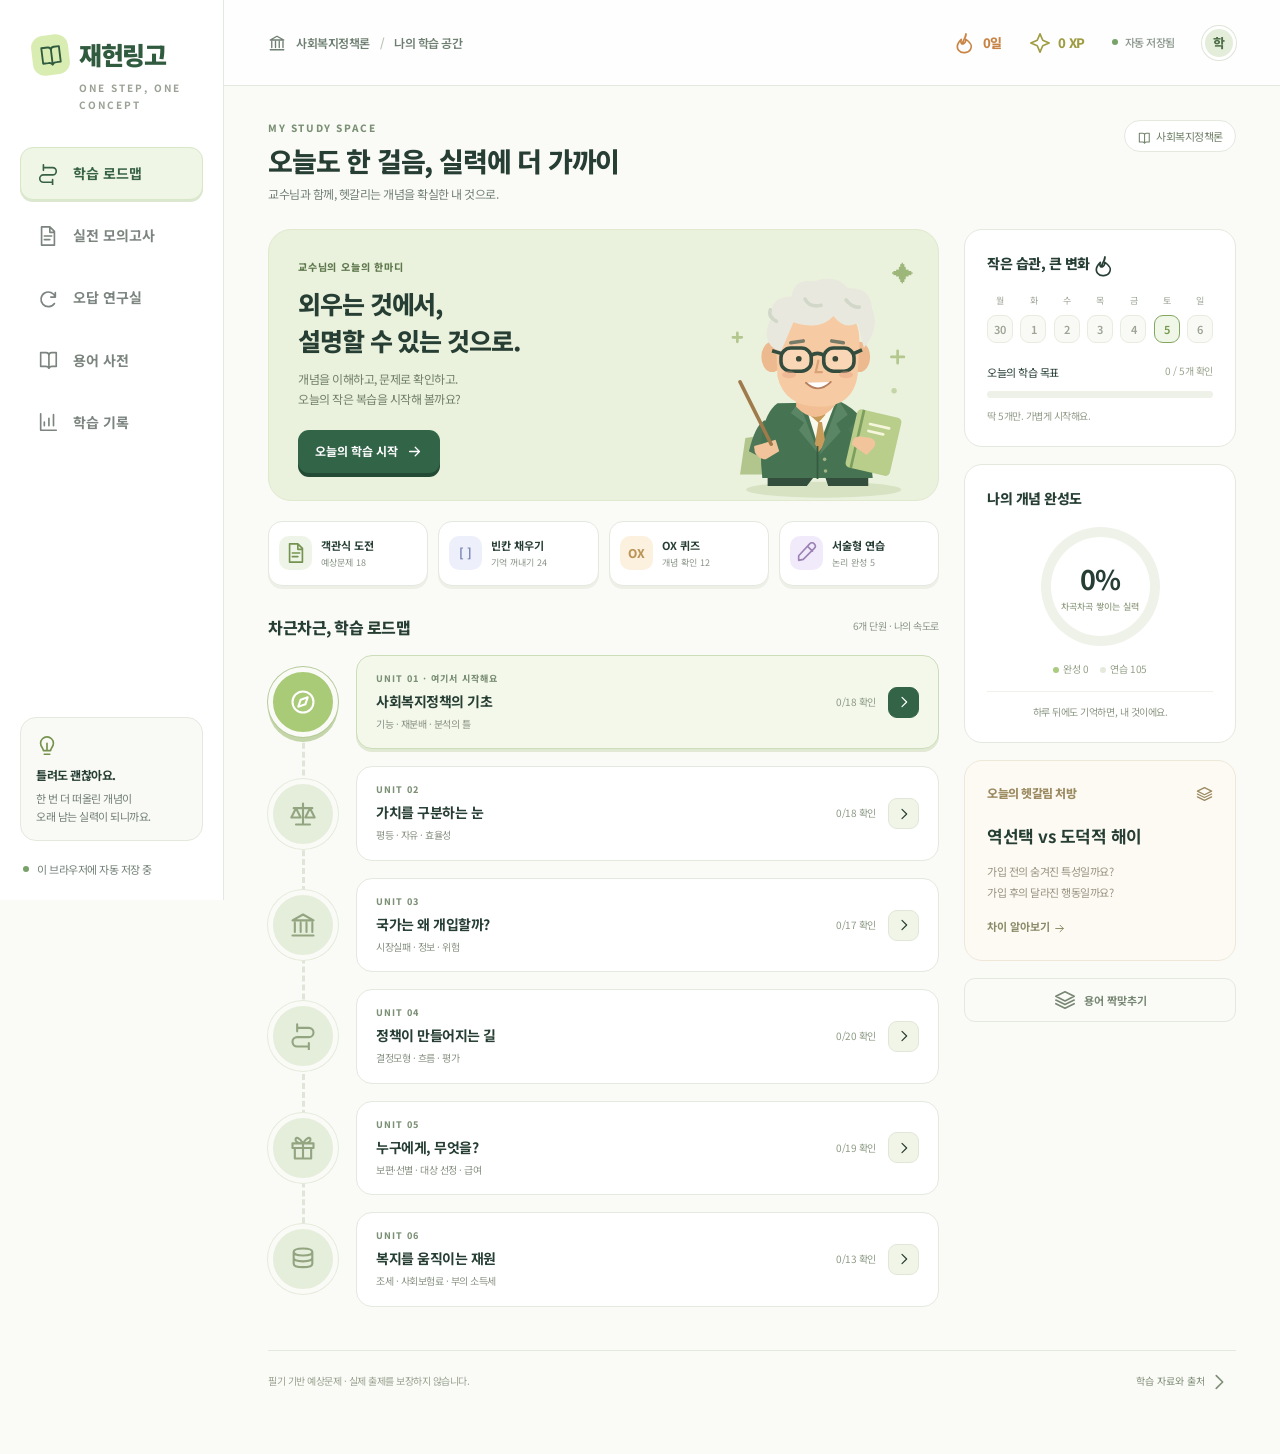
<file: index.html>
<!doctype html>
<html lang="ko"><head><meta charset="UTF-8"><meta name="viewport" content="width=device-width,initial-scale=1"><meta name="theme-color" content="#284f39"><meta name="description" content="교수님과 함께 한 걸음씩 완성하는 사회복지정책론. 예상문제, 오답 연구실, 빈칸 복습, 서술형 연습을 재헌링고에서."><title>재헌링고 — 사회복지정책론 한 걸음씩</title><link rel="icon" type="image/svg+xml" href="favicon.svg"><link rel="stylesheet" href="style.css"></head>
<body><a class="skip" href="#main">본문으로 이동</a><div id="app"></div><div id="modal-root"></div><div id="toast" role="status" aria-live="polite"></div><input id="import-file" type="file" accept="application/json,.json" hidden><script src="data.js"></script><script src="app.js"></script></body></html>
</file>
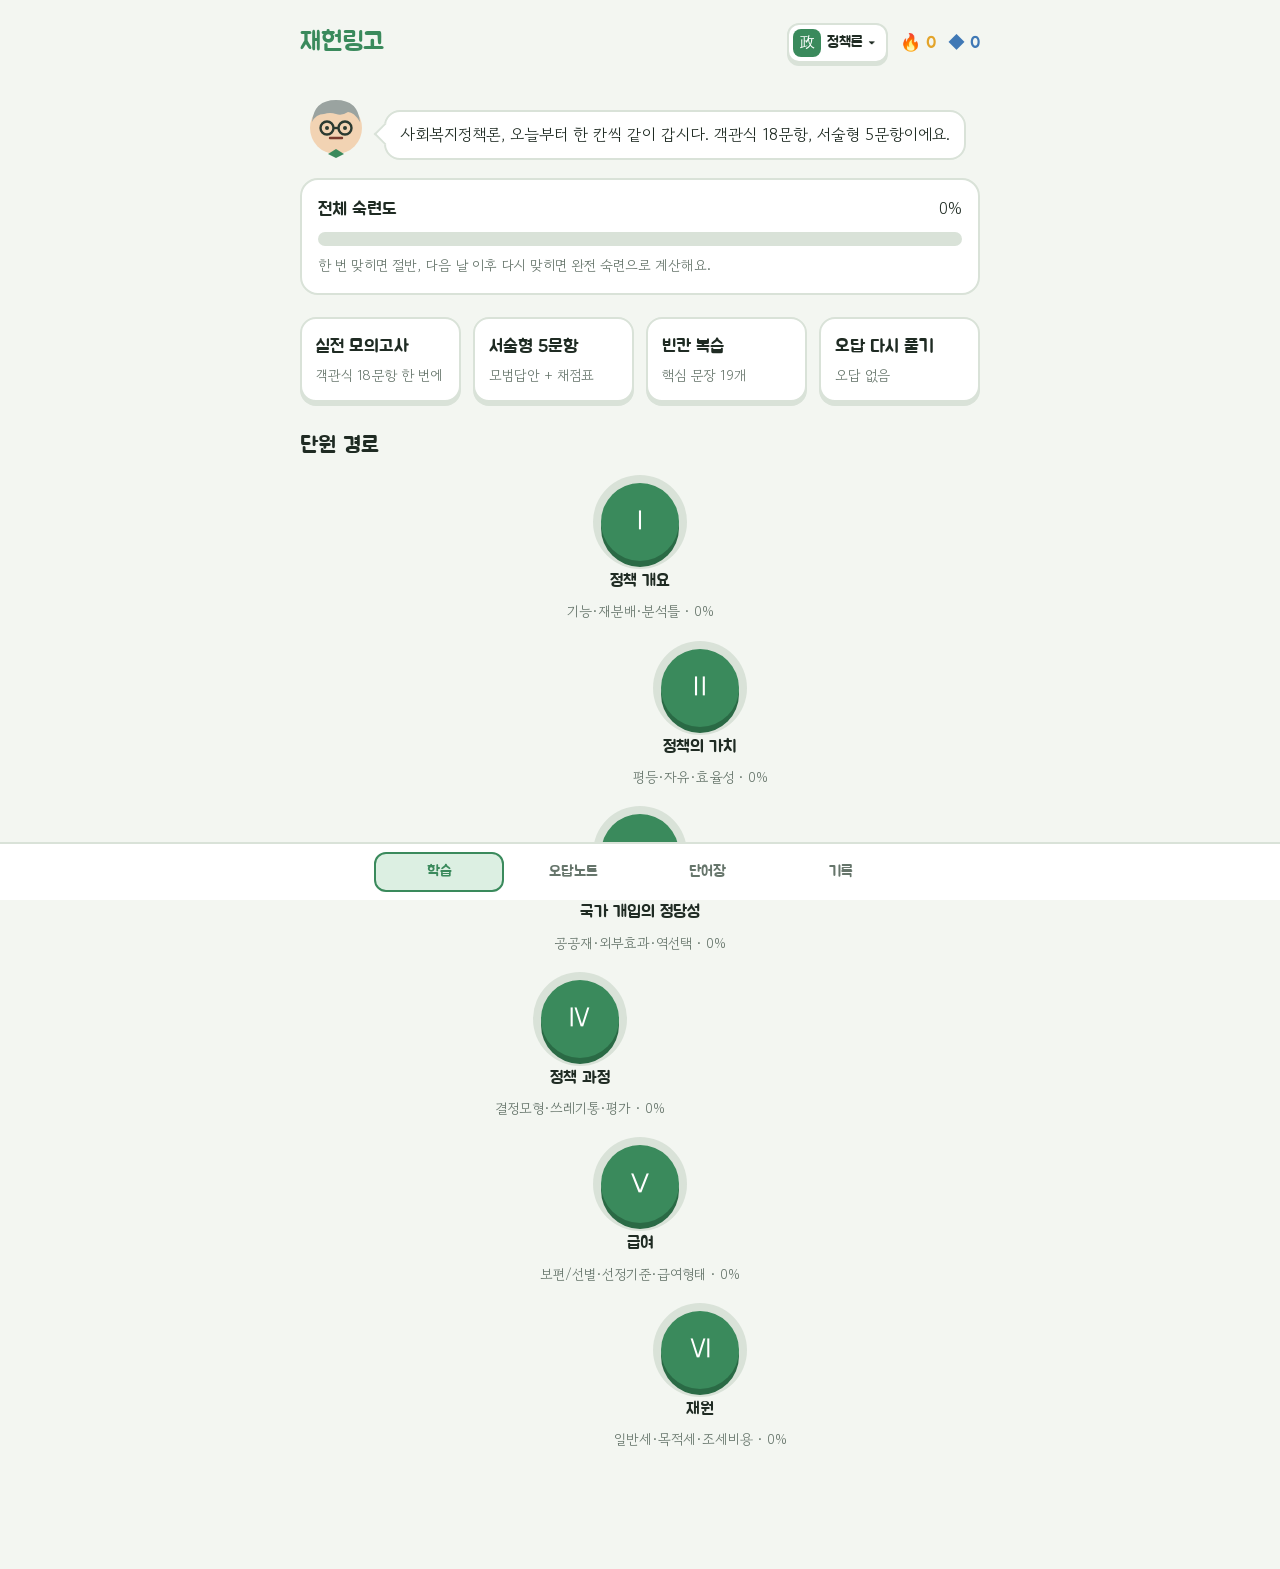
<file: claude/index.html>
<!doctype html>
<html lang="ko">
<head>
<meta charset="UTF-8">
<meta name="viewport" content="width=device-width,initial-scale=1,viewport-fit=cover">
<title>재헌링고</title>
<meta name="claude:viewport-fit-sides" content="cover">
<link rel="preconnect" href="https://fonts.googleapis.com">
<link rel="stylesheet" href="https://fonts.googleapis.com/css2?family=Jua&family=Gowun+Dodum&display=swap">
<style>
/* Layout: 한 줄 학습 경로(유닛 노드) + 하단 고정 탭바, 레슨은 전체화면 카드 */
:root{
  --bg:#f3f6f1; --card:#ffffff; --ink:#1f2b23; --muted:#66756b; --line:#d9e2d8;
  --green:#3a8a5c; --green-d:#2a6a45; --green-l:#dcefe2;
  --red:#d2504a; --red-l:#fbe3e1; --gold:#e3a42a; --gold-l:#fbefd2; --blue:#3f78b5;
  --display:"Jua","Apple SD Gothic Neo",sans-serif; --body:"Gowun Dodum","Apple SD Gothic Neo","Noto Sans KR",sans-serif;
}
@media (prefers-color-scheme:dark){:root:not([data-theme="light"]){--bg:#141b16;--card:#1d2620;--ink:#e6eee7;--muted:#9aaa9f;--line:#2f3b33;--green:#4fae78;--green-d:#3a8a5c;--green-l:#22392b;--red:#e5716b;--red-l:#3d2321;--gold:#efb94a;--gold-l:#3a2f17;--blue:#78a6d8;color-scheme:dark}}
:root[data-theme="dark"]{--bg:#141b16;--card:#1d2620;--ink:#e6eee7;--muted:#9aaa9f;--line:#2f3b33;--green:#4fae78;--green-d:#3a8a5c;--green-l:#22392b;--red:#e5716b;--red-l:#3d2321;--gold:#efb94a;--gold-l:#3a2f17;--blue:#78a6d8;color-scheme:dark}
*{box-sizing:border-box}
[hidden]{display:none!important}
body{background:var(--bg);color:var(--ink);font-family:var(--body);font-size:16px;line-height:1.6;padding-left:max(16px,env(safe-area-inset-left,0px));padding-right:max(16px,env(safe-area-inset-right,0px));padding-bottom:90px}
h1,h2,h3{font-family:var(--display);font-weight:400;text-wrap:balance;margin:0}
button{font:inherit;color:inherit;cursor:pointer}
button:focus-visible,input:focus-visible,textarea:focus-visible{outline:3px solid var(--blue);outline-offset:2px}
.wrap{max-width:680px;margin:0 auto}
.top{display:flex;align-items:center;gap:12px;padding-block:14px;position:sticky;top:env(safe-area-inset-top,0px);background:var(--bg);z-index:5}
body::before{content:"";position:fixed;inset:0 0 auto;height:env(safe-area-inset-top,0px);z-index:10;background:var(--bg)}
.logo{font-family:var(--display);font-size:26px;color:var(--green);flex:1;min-width:0}
@media (max-width:420px){.logo{font-size:22px}.top{gap:8px}}
.stat{display:flex;align-items:center;gap:4px;font-family:var(--display);font-size:17px;font-variant-numeric:tabular-nums}
.stat.fire{color:var(--gold)} .stat.xp{color:var(--blue)}
.btn{border:0;border-radius:14px;padding:12px 18px;font-family:var(--display);font-size:17px;background:var(--green);color:#fff;box-shadow:0 4px 0 var(--green-d);transition:transform .08s}
.btn:active{transform:translateY(3px);box-shadow:0 1px 0 var(--green-d)}
.btn.ghost{background:var(--card);color:var(--ink);box-shadow:0 4px 0 var(--line);border:2px solid var(--line)}
.btn.red{background:var(--red);box-shadow:0 4px 0 #9c3530}
.btn:disabled{opacity:.45;pointer-events:none}
.btn.wide{width:100%}
.prof{display:flex;gap:12px;align-items:flex-end;margin-block:10px 18px}
.prof svg{flex:0 0 72px;width:72px;height:72px}
.bubble{background:var(--card);border:2px solid var(--line);border-radius:16px;padding:10px 14px;position:relative;min-width:0}
.bubble::before{content:"";position:absolute;left:-9px;bottom:16px;width:14px;height:14px;background:var(--card);border-left:2px solid var(--line);border-bottom:2px solid var(--line);transform:rotate(45deg)}
.mastery{background:var(--card);border:2px solid var(--line);border-radius:18px;padding:16px;display:grid;gap:8px;margin-bottom:22px}
.bar{height:14px;border-radius:9px;background:var(--line);overflow:hidden}
.bar i{display:block;height:100%;background:var(--green);border-radius:9px;transition:width .4s}
.small{font-size:14px;color:var(--muted)}
.path{display:grid;gap:26px;justify-items:center;padding-block:10px 20px}
.node{display:grid;justify-items:center;gap:6px;text-align:center;max-width:260px}
.node:nth-child(4n+2){transform:translateX(60px)} .node:nth-child(4n){transform:translateX(-60px)}
.disc{width:78px;height:78px;border-radius:50%;border:0;background:var(--green);color:#fff;font-family:var(--display);font-size:26px;box-shadow:0 6px 0 var(--green-d);position:relative}
.disc.done{background:var(--gold);box-shadow:0 6px 0 #a87612}
.disc:active{transform:translateY(4px);box-shadow:0 2px 0 var(--green-d)}
.ring{position:absolute;inset:-8px;border-radius:50%;background:conic-gradient(var(--green) calc(var(--p)*1%),var(--line) 0);z-index:-1}
.node b{font-family:var(--display);font-weight:400;font-size:17px}
.modes{display:grid;grid-template-columns:repeat(auto-fit,minmax(150px,1fr));gap:12px}
.mode{background:var(--card);border:2px solid var(--line);border-radius:16px;padding:14px;text-align:left;box-shadow:0 4px 0 var(--line);display:grid;gap:2px}
.mode b{font-family:var(--display);font-weight:400;font-size:18px}
.mode .badge{justify-self:start;font-size:13px;background:var(--red-l);color:var(--red);border-radius:8px;padding:0 8px}
.tabbar{position:fixed;left:0;right:0;bottom:0;background:var(--card);border-top:2px solid var(--line);display:flex;justify-content:center;gap:4px;padding:8px max(16px,env(safe-area-inset-right,0px)) calc(8px + env(safe-area-inset-bottom,0px)) max(16px,env(safe-area-inset-left,0px));z-index:6}
.tabbar button{flex:1;max-width:130px;border:2px solid transparent;background:none;border-radius:12px;padding:6px;font-family:var(--display);font-size:15px;color:var(--muted)}
.tabbar button[aria-current="true"]{border-color:var(--green);color:var(--green);background:var(--green-l)}
.section-title{margin:26px 0 10px;font-size:22px}
/* lesson */
.lesson{position:fixed;inset:0;background:var(--bg);z-index:20;overflow-y:auto;padding:calc(12px + env(safe-area-inset-top,0px)) max(16px,env(safe-area-inset-right,0px)) 190px max(16px,env(safe-area-inset-left,0px))}
.lhead{display:flex;gap:12px;align-items:center;max-width:680px;margin:0 auto 6px}
.x{border:0;background:none;font-size:26px;color:var(--muted);line-height:1;padding:4px}
.lhead .bar{flex:1}
.hearts{font-family:var(--display);color:var(--red);font-size:18px}
.qtype{font-family:var(--display);color:var(--muted);font-size:15px;letter-spacing:.05em}
.qtext{font-size:20px;font-weight:700;margin:4px 0 16px}
.opts{display:grid;gap:10px}
.opt{text-align:left;background:var(--card);border:2px solid var(--line);border-radius:14px;padding:12px 14px;box-shadow:0 3px 0 var(--line);display:flex;gap:10px;align-items:flex-start}
.opt .k{flex:0 0 26px;height:26px;border:2px solid var(--line);border-radius:8px;display:grid;place-items:center;font-size:13px;color:var(--muted)}
.opt.sel{border-color:var(--blue);background:color-mix(in srgb,var(--blue) 12%,var(--card))}
.opt.right{border-color:var(--green);background:var(--green-l)} .opt.wrong{border-color:var(--red);background:var(--red-l)}
.opt .why{display:block;font-size:14px;color:var(--muted);margin-top:4px}
.blank{display:inline-block;min-width:90px;border-bottom:3px solid var(--blue);padding:0 4px;color:var(--blue)}
.answer-in{width:100%;font:inherit;font-size:18px;padding:12px 14px;border:2px solid var(--line);border-radius:14px;background:var(--card);color:var(--ink)}
.chips{display:flex;flex-wrap:wrap;gap:8px;margin-top:12px}
.chip{border:2px solid var(--line);background:var(--card);border-radius:12px;padding:6px 12px;box-shadow:0 3px 0 var(--line)}
.foot{position:fixed;left:0;right:0;bottom:0;background:var(--card);border-top:2px solid var(--line);padding:14px max(16px,env(safe-area-inset-right,0px)) calc(14px + env(safe-area-inset-bottom,0px)) max(16px,env(safe-area-inset-left,0px));z-index:21}
.foot.ok{background:var(--green-l);border-color:var(--green)} .foot.no{background:var(--red-l);border-color:var(--red)}
.foot .in{max-width:680px;margin:0 auto;display:grid;gap:10px}
.fb h3{font-size:22px} .foot.ok h3{color:var(--green)} .foot.no h3{color:var(--red)}
.fb p{margin:2px 0;font-size:15px}
textarea{width:100%;min-height:180px;font:inherit;padding:12px;border:2px solid var(--line);border-radius:14px;background:var(--card);color:var(--ink)}
.model{background:var(--card);border:2px solid var(--green);border-radius:14px;padding:14px;margin-top:14px;white-space:pre-line}
.rub{display:grid;gap:8px;margin-top:12px}
.rub label{display:flex;gap:10px;align-items:flex-start;background:var(--card);border:2px solid var(--line);border-radius:12px;padding:10px}
.rub input{width:20px;height:20px;margin-top:3px;accent-color:var(--green)}
.card{background:var(--card);border:2px solid var(--line);border-radius:16px;padding:14px}
.list{display:grid;gap:10px}
.pair{display:grid;grid-template-columns:1fr 1fr;gap:8px}
@media (max-width:480px){.pair{grid-template-columns:1fr}.node:nth-child(4n+2){transform:translateX(36px)}.node:nth-child(4n){transform:translateX(-36px)}}
.pair div{border-radius:12px;padding:10px;background:var(--bg);min-width:0}
.pair b{font-family:var(--display);font-weight:400;font-size:17px;display:block}
.match{display:grid;grid-template-columns:1fr 1fr;gap:10px}
.match .opt{font-size:15px}
.done-screen{text-align:center;display:grid;gap:14px;justify-items:center;padding-top:30px}
.big{font-family:var(--display);font-size:40px;color:var(--gold)}
.tag{display:inline-block;font-size:13px;border-radius:8px;padding:0 8px;background:var(--green-l);color:var(--green)}
.tag.w{background:var(--red-l);color:var(--red)}
.subj{display:flex;align-items:center;gap:6px;border:2px solid var(--line);background:var(--card);border-radius:12px;padding:4px 10px 4px 4px;font-family:var(--display);font-size:15px;box-shadow:0 3px 0 var(--line)}
.flag{display:inline-grid;place-items:center;width:28px;height:28px;border-radius:8px;color:#fff;font-size:15px;flex:0 0 auto}
.big-flag{width:44px;height:44px;font-size:22px;border-radius:12px}
details{margin-top:6px}summary{cursor:pointer;color:var(--blue)}
#toast{position:fixed;left:50%;bottom:100px;transform:translateX(-50%);background:var(--ink);color:var(--bg);padding:8px 16px;border-radius:12px;opacity:0;transition:opacity .2s;z-index:40;pointer-events:none}
#toast.on{opacity:1}
@media (prefers-reduced-motion:reduce){*{transition:none!important;animation:none!important}}
@keyframes pop{0%{transform:scale(.9)}60%{transform:scale(1.04)}100%{transform:scale(1)}}
.pop{animation:pop .25s}
</style>
</head>
<body>

<div class="wrap" id="app"></div>
<nav class="tabbar" id="tabs"></nav>
<div id="lesson" class="lesson" hidden></div>
<div id="toast" role="status" aria-live="polite"></div>

<script>
/* ============ 데이터: 필기(사회복지정책론 I~VI) 기반 ============ */
const P_UNITS=[
 {id:1,t:"정책 개요",s:"기능·재분배·분석틀"},
 {id:2,t:"정책의 가치",s:"평등·자유·효율성"},
 {id:3,t:"국가 개입의 정당성",s:"공공재·외부효과·역선택"},
 {id:4,t:"정책 과정",s:"결정모형·쓰레기통·평가"},
 {id:5,t:"급여",s:"보편/선별·선정기준·급여형태"},
 {id:6,t:"재원",s:"일반세·목적세·조세비용"}];

const P_MCQ=[
{id:"m1",u:1,q:"소득이 많은 사람에게서 적은 사람에게로 소득이 이전되는 재분배는?",o:["수직적 재분배","수평적 재분배","세대간 재분배","단기적 재분배"],a:0,w:["정답. 공공부조·누진세가 대표적이에요.","수평적은 소득이 같아도 욕구(질병 등)가 다른 집단 간 이전이에요. 예) 건강보험","세대간은 젊은 세대 → 노인 세대 이전이에요.","단기적은 현재 욕구를 위해 짧은 기간 안에 이루어지는 재분배예요."]},
{id:"m2",u:1,q:"젊은 세대가 낸 보험료로 노인 세대의 급여를 지급하는 재분배는?",o:["세대내 재분배","장기적 재분배","세대간 재분배","시장적 재분배"],a:2,w:["세대내는 같은 세대 안에서 소득을 나누는 것이에요.","장기적은 한 사람이 생애 전반에 걸쳐 모아 노후에 받는 거예요.","정답. 젊은 세대 → 노인 세대.","시장적 재분배는 민간이 자발적 동기로 하는 이전(예: 민간보험)이에요."]},
{id:"m3",u:1,q:"복지급여를 계속 받기 위해 근로를 줄이고 빈곤 상태에 머무르게 되는 역기능은?",o:["도덕적 해이","빈곤함정","역선택","무임승차"],a:1,w:["도덕적 해이는 위험 대비가 되어 있어 예방·주의 노력이 약해지는 것이에요(예: 실업급여).","정답. 일하면 급여가 끊기니 근로동기가 약해져요(예: 공공부조 수급).","역선택은 정보 비대칭 때문에 위험한 사람만 보험에 가입하는 현상이에요.","무임승차는 공공재에서 비용 없이 혜택만 보는 문제예요."]},
{id:"m4",u:1,q:"정책 선택에 관한 프로그램·계획을 분석해 '무엇이 그 정책을 이루는가'를 보는 분석은?",o:["과정분석","산출분석","성과분석","형성평가"],a:1,w:["과정분석은 정책이 어떤 정치적·사회적 과정을 거쳐 만들어졌는지 봐요.","정답. 누가, 무엇을, 어떻게, 무슨 재원으로 — 산출의 구체적 내용을 봐요.","성과분석은 실행 결과 무엇이 달라졌는지 효과를 봐요.","형성평가는 정책평가 유형이지 3P 분석이 아니에요."]},
{id:"m5",u:2,q:"결과가 아니라 출발선에서의 기회만 같게 하는, 가장 소극적인 평등은?",o:["수량적 평등","비례적 평등","기회적 평등","결과적 평등"],a:2,w:["수량적 평등은 모두에게 똑같이 나누는 가장 적극적인 평등이에요.","비례적 평등(형평)은 업적·기여·욕구에 따라 다르게 나눠요.","정답. 기회만 주고 결과는 묻지 않아 가장 소극적이에요.","결과적 평등은 수량적 평등에 가까운 개념이에요."]},
{id:"m6",u:2,q:"개인의 업적이나 기여에 따라 다르게 배분하는 평등으로 '형평'이라고도 하는 것은?",o:["비례적 평등","수량적 평등","기회적 평등","적극적 자유"],a:0,w:["정답. 열등처우의 원칙도 비례적 평등과 연결돼요.","수량적 평등은 기여와 상관없이 똑같이 나눠요.","기회적 평등은 출발선만 맞춰요.","자유의 개념이지 평등의 유형이 아니에요."]},
{id:"m7",u:2,q:"'무엇인가 할 수 있는 자유'로, 실현을 위해 국가의 적극적 개입이 필요한 자유는?",o:["소극적 자유","적극적 자유","시장의 자유","형식적 자유"],a:1,w:["소극적 자유는 간섭받지 않을 자유로, 자유주의자들이 선호해요.","정답. 복지정책은 소극적 자유를 줄이는 대신 적극적 자유를 늘려요.","필기 범위의 개념이 아니에요.","필기 범위의 개념이 아니에요."]},
{id:"m8",u:2,q:"정책 목표를 달성하는 자원이 꼭 필요한 사람에게 얼마나 집중되었는지를 뜻하는 효율성은?",o:["운영효율성","목표효율성","파레토 효율","배분적 효율"],a:1,w:["운영효율성은 정책을 운영하는 데 비용(인건비 등)이 얼마나 적게 드는지예요.","정답. 수단적 효율성 중 하나예요.","파레토 효율은 누구에게도 손해 없이는 누구도 더 나아질 수 없는 상태예요.","필기 범위의 용어가 아니에요."]},
{id:"m9",u:3,q:"국가가 복지를 제공해야 하는 근거 중, 누구나 이용할 수 있고 비용을 안 내도 배제할 수 없는 재화의 성격은?",o:["공공재","외부효과","정보의 비대칭","규모의 경제"],a:0,w:["정답. 비경합성·비배제성 → 무임승차 → 시장 공급이 어려워요.","외부효과는 거래 당사자가 아닌 제3자에게 이익·손해가 생기는 것이에요.","정보 비대칭은 소비자가 충분한 정보를 갖지 못하는 문제예요.","규모의 경제는 대규모 운영으로 비용이 줄어드는 거예요."]},
{id:"m10",u:3,q:"위험이 높은 사람만 민간보험에 가입해 보험료가 오르고 결국 시장이 무너지는 현상과 그 해결책으로 옳은 것은?",o:["도덕적 해이 – 본인부담금","역선택 – 국가의 강제가입 사회보험","외부효과 – 벌금 부과","빈곤함정 – 근로장려"],a:1,w:["도덕적 해이는 가입 '후' 행동이 달라지는 거예요.","정답. 모두를 강제가입시켜 위험을 분산해요.","외부효과는 제3자에게 미치는 효과예요.","빈곤함정은 역기능이지 시장실패가 아니에요."]},
{id:"m11",u:3,q:"다음 중 부정적 외부효과의 예와 국가 대응으로 가장 알맞은 것은?",o:["교육 – 국가 지원 확대","공장 오염물질 배출 – 벌금·규제","예방접종 – 무료 제공","의료 정보 부족 – 정보 제공"],a:1,w:["교육은 긍정적 외부효과예요.","정답. 자기 이익을 위해 피해를 주면 벌금으로 조정해요.","예방접종은 긍정적 외부효과예요.","정보 비대칭의 대응이에요."]},
{id:"m12",u:4,q:"기존 정책을 바탕으로 약간씩 수정·보완하는 결정모형과 그 한계는?",o:["합리모형 – 인간의 이성적 한계","만족모형 – 만족 기준이 불명확","점증모형 – 혁신이 어렵고 보수적","최적모형 – 초합리성의 모호함"],a:2,w:["합리모형 설명은 맞지만 '기존 정책 수정'은 점증모형이에요.","만족모형은 적당히 만족할 만한 대안을 고르는 모형이에요.","정답. 현실을 인정하지만 완전히 새로운 정책을 만들기 어려워요.","최적모형은 합리성+초합리성(직관)을 함께 봐요."]},
{id:"m13",u:4,q:"기본적 결정은 합리적으로, 세부 결정은 점증적으로 하는 결정모형은?",o:["혼합모형","최적모형","만족모형","쓰레기통 모형"],a:0,w:["정답. 합리+점증. 한계: 절충일 뿐 새롭지 않고 현실 적용이 어려워요.","최적모형은 경제적 합리성에 직관·판단력 같은 초합리성을 더해요.","만족모형은 최선이 아닌 '만족할 만한' 대안을 골라요.","쓰레기통 모형은 세 흐름이 우연히 만나 결정돼요."]},
{id:"m14",u:4,q:"쓰레기통 모형에서 정책결정이 이루어지는 '흐름'에 해당하지 않는 것은?",o:["문제흐름","정치흐름","해결책(정책)흐름","평가흐름"],a:3,w:["포함돼요. 예) 언론이 제기한 사회문제","포함돼요. 예) 정권교체, 여론","포함돼요. 예) 전문가·연구소의 대안","정답. 세 흐름은 문제·정치·해결책이에요. 조직화된 무질서 속에서 우연히 만나요."]},
{id:"m15",u:4,q:"정책이 끝난 후 사회에 얼마나 영향을 미쳤는지 효과를 양적으로 측정하는 평가는?",o:["형성평가","과정평가","총괄평가","산출분석"],a:2,w:["형성평가는 진행 중에 개선을 위해 해요.","과정평가는 정책이 계획대로 집행되는지 봐요.","정답. 정책이 다 끝나고 효과를 확인해요.","3P 분석 개념이에요."]},
{id:"m16",u:5,q:"전문가가 판단해 급여 여부와 수준을 결정하는 대상자 선정 기준은?",o:["귀속적 욕구","보상","진단적 차등","자산조사"],a:2,w:["귀속적 욕구는 특정 집단(노인, 아동 등)에 속하면 받는 기준이에요.","보상은 국가유공자처럼 기여·피해에 대한 보상이에요.","정답. 예) 장애등급 판정","자산조사는 소득·재산으로 증명하는 선별 기준이에요."]},
{id:"m17",u:5,q:"현금급여의 장점으로 가장 알맞은 것은?",o:["목표효율성이 높다","규모의 경제로 비용이 줄어든다","수급자의 선택권이 보장되고 낙인이 적다","급여가 다른 용도로 쓰일 위험이 없다"],a:2,w:["현물급여의 장점이에요.","현물급여의 장점이에요(대량 구매).","정답. 소비자 주권, 운영비용(행정비용)도 적어요.","현물급여의 장점이에요. 현금은 오용 위험이 있어요."]},
{id:"m18",u:6,q:"다음 중 역진적 성격이 가장 강한 재원은?",o:["개인소득세","법인세","소비세(부가가치세)","재산세"],a:2,w:["누진세라 재분배 효과가 커요.","기업에 부과돼 직접 역진적이진 않아요.","정답. 소득과 상관없이 똑같이 내 저소득층 부담이 커요.","필기 범위에서 역진세의 대표가 아니에요."]}
];

const P_BLANKS=[
{id:"b1",u:1,s:"사회복지정책의 3가지 기능은 사회통합, ___, 경제성장과 안정이다.",a:["소득재분배","재분배"],c:["소득재분배","빈곤함정","외부효과"]},
{id:"b2",u:1,s:"정책 분석의 3P는 과정, 산출, ___ 이다.",a:["성과"],c:["성과","평가","결과"]},
{id:"b3",u:1,s:"산출분석의 4가지 분석틀: 누구에게, 무엇을, 어떻게, ___ 재원으로",a:["무슨","어떤"],c:["무슨","언제","왜"]},
{id:"b4",u:1,s:"급여를 받기 위해 근로를 줄이는 역기능을 ___ 이라고 한다.",a:["빈곤함정"],c:["빈곤함정","도덕적해이","역선택"]},
{id:"b5",u:2,s:"간섭받지 않을 자유는 ___ 자유이다.",a:["소극적"],c:["소극적","적극적","형식적"]},
{id:"b6",u:2,s:"모두에게 동일하게 나누는 가장 적극적인 평등은 ___ 평등이다.",a:["수량적"],c:["수량적","비례적","기회적"]},
{id:"b7",u:2,s:"전체 사회의 자원을 모두가 행복하도록 배분해 더 이상 개선할 수 없는 상태를 ___ 효율이라 한다.",a:["파레토"],c:["파레토","목표","운영"]},
{id:"b8",u:3,s:"국가 개입의 근거: 공공재, 외부효과, 정보의 비대칭, 역선택, 도덕적 해이, ___",a:["규모의경제"],c:["규모의 경제","빈곤함정","점증주의"]},
{id:"b9",u:3,s:"위험한 사람만 보험에 가입하는 ___ 때문에 국가가 사회보험을 강제가입으로 운영한다.",a:["역선택"],c:["역선택","도덕적해이","외부효과"]},
{id:"b10",u:4,s:"합리모형과 점증모형을 결합한 것은 ___ 모형이다.",a:["혼합"],c:["혼합","최적","만족"]},
{id:"b11",u:4,s:"합리성에 직관·판단력 같은 초합리성까지 고려하는 것은 ___ 모형이다.",a:["최적"],c:["최적","혼합","쓰레기통"]},
{id:"b12",u:4,s:"쓰레기통 모형의 세 흐름은 문제흐름, 정치흐름, ___ 흐름이다.",a:["해결책","정책","해결"],c:["해결책","평가","재원"]},
{id:"b13",u:4,s:"정책 평가 유형 3가지: 총괄평가, 과정평가, ___ 평가",a:["형성"],c:["형성","성과","산출"]},
{id:"b14",u:5,s:"모든 사람에게 권리로 급여를 주는 원칙은 ___ 주의이다.",a:["보편"],c:["보편","선별","잔여"]},
{id:"b15",u:5,s:"소득·재산으로 자격을 증명해야 받는 기준은 ___ 이다.",a:["자산조사"],c:["자산조사","진단적 차등","귀속적 욕구"]},
{id:"b16",u:5,s:"일정 금액 안에서 서비스를 고를 수 있는, 현금과 현물의 중간 형태는 ___ 이다.",a:["바우처","증서"],c:["바우처","기회","세금공제"]},
{id:"b17",u:6,s:"소득이 많을수록 더 많이 내는 세금은 ___ 세이다.",a:["누진"],c:["누진","역진","목적"]},
{id:"b18",u:6,s:"특별한 목적을 위해 지출 용도를 정해 걷는 세금을 ___ 세라 하며, 대표적으로 사회보험료가 있다.",a:["목적"],c:["목적","일반","소비"]},
{id:"b19",u:6,s:"세금을 깎아주는 방식의 재원인 ___ 은 세금을 많이 내는 고소득층에게 유리하다.",a:["조세비용"],c:["조세비용","이용료","기부금"]}
];

const P_ESSAYS=[
{id:"e1",u:1,q:"사회복지정책의 기능 3가지와 역기능 2가지를 설명하시오.",m:"[기능]\n① 사회통합: 사회 구성원이 함께 살아갈 수 있도록 공동체 의식을 높이고, 원조하고 원조받을 수 있는 규칙을 만든다.\n② 소득재분배: 개인·집단 간 소득을 이전한다. 수직적(고소득→저소득), 수평적(같은 소득 내 욕구 차이, 예: 건강보험), 세대간(젊은 세대→노인 세대), 장기적·단기적 재분배 등이 있다.\n③ 경제성장과 안정: 최저 생활 보장으로 생산 경쟁력이 높아지고, 실업급여·공공근로 등으로 경기를 안정시키는 자동안정화 기능을 한다.\n\n[역기능]\n① 빈곤함정: 급여를 받기 위해 근로를 줄이고 빈곤에 머무른다.\n② 도덕적 해이: 위험 대비가 되어 있어 예방 노력이 약해진다(예: 실업급여).",r:["기능 3가지(사회통합·소득재분배·경제성장과 안정)를 모두 썼다","소득재분배 유형을 2개 이상 예시와 함께 썼다","경제 안정(자동안정화) 기능을 설명했다","빈곤함정을 정의했다","도덕적 해이를 예시와 함께 정의했다"]},
{id:"e2",u:4,q:"정책결정모형 5가지를 설명하고 각각의 한계를 쓰시오.",m:"① 합리모형: 인간은 이성적이라 모든 대안을 검토해 최선의 정책을 고른다. 한계: 인간은 그렇게 이성적이지 않고 시간·비용이 많이 들어 비현실적이다.\n② 만족모형: 최선이 아닌 '만족할 만한' 대안을 고른다. 한계: 어느 정도가 만족인지 기준이 불명확하다.\n③ 점증모형: 기존 정책을 바탕으로 약간씩 수정·보완한다. 한계: 현실은 인정하지만 혁신이 어렵고 보수적이다.\n④ 혼합모형: 합리+점증. 기본 결정은 합리적으로, 세부 결정은 점증적으로 한다. 한계: 두 모형의 절충일 뿐이며 현실 적용이 어렵다.\n⑤ 최적모형: 경제적 합리성에 직관·판단력 같은 초합리성을 더한다. 한계: 초합리성의 개념이 모호하고 구체적인 방법이 없다.",r:["5가지 모형 이름을 모두 썼다","합리·만족 모형의 한계를 썼다","점증모형의 '기존 정책 수정'과 보수성을 썼다","혼합모형을 합리+점증으로 설명했다","최적모형의 초합리성과 그 모호함을 썼다"]},
{id:"e3",u:3,q:"국가가 사회복지를 제공해야 하는 정당성(시장실패)을 4가지 이상 설명하시오.",m:"① 공공재: 비경합·비배제성 때문에 누구나 이용하고 무임승차가 생겨 시장이 공급하지 않으므로 국가가 제공한다.\n② 외부효과: 거래 당사자가 아닌 제3자에게 이익(긍정적: 교육·예방접종)이나 손해(부정적: 공해)가 생긴다. 긍정적은 국가가 지원하고 부정적은 벌금으로 규제한다.\n③ 정보의 비대칭: 소비자가 충분한 정보가 없어 합리적 선택이 어려우므로 국가가 정보 제공·규제를 한다.\n④ 역선택: 위험한 사람만 보험에 가입해 보험료가 오르고 시장이 무너지므로 국가가 강제가입 사회보험을 운영한다.\n⑤ 도덕적 해이: 가입 후 위험 예방 노력이 줄어든다. 국가가 감시하거나 본인부담으로 통제한다.\n⑥ 규모의 경제: 대규모로 운영하면 비용이 줄어 국가가 하는 편이 효율적이다.",r:["4가지 이상 근거를 나열했다","공공재를 무임승차와 연결했다","외부효과의 긍정/부정을 예시로 구분했다","역선택과 강제가입을 연결했다","도덕적 해이와 역선택의 차이(가입 전/후)가 드러난다"]},
{id:"e4",u:5,q:"보편주의와 선별주의를 비교하고, 현금급여와 현물급여의 장단점을 쓰시오.",m:"[보편주의 vs 선별주의]\n보편주의: 모든 국민에게 권리로 급여를 준다(예: 건강보험). 낙인이 없고 행정비용이 적으며 사회통합에 좋지만 비용이 많이 든다.\n선별주의: 사회적·신체적·경제적 기준(자산조사 등)으로 필요한 사람만 지원한다(예: 공공부조). 목표효율성은 높지만 낙인이 생기고 자산조사 비용이 든다.\n\n[현금 vs 현물]\n현물: 필요한 재화·서비스를 직접 제공. 목표효율성이 높고 규모의 경제로 대량 구매가 가능하지만, 선택권이 없고 낙인이 생긴다.\n현금: 직접 돈으로 준다. 선택의 자유(소비자 주권)가 있고 낙인이 적으며 운영비용이 적지만, 다른 용도로 쓰일 수 있다.",r:["보편주의를 정의하고 장점(낙인 없음 등)을 썼다","선별주의를 자산조사·낙인과 연결했다","현물급여의 장점(목표효율성·규모의 경제)을 썼다","현금급여의 장점(선택권·낙인↓)을 썼다","각각의 단점을 1개 이상 썼다"]},
{id:"e5",u:6,q:"사회복지 재원으로서 일반세, 목적세(사회보험료), 조세비용의 재분배 효과를 비교하시오.",m:"① 일반세: 개인소득세, 법인세, 소비세 등. 개인소득세는 누진세라 소득이 많을수록 많이 내어 재분배 효과가 크다. 반면 소비세는 소득과 상관없이 모두 같은 비율로 내 역진적이다.\n② 목적세(사회보험료): 특별한 목적을 위해 지출 용도를 정해 걷는다. 동일 비율 부과 + 소득 상한선 때문에 고소득자의 실질 부담률이 낮아져 역진적일 수 있다.\n③ 조세비용: 세금을 감면해 주는 방식(세금공제 등). 세금을 많이 내는 고소득층에게 유리하고, 세금을 안 내는 저소득층은 혜택이 없어 역진적이다.",r:["개인소득세의 누진성과 재분배 효과를 썼다","소비세의 역진성을 썼다","목적세(사회보험료)의 정의를 썼다","사회보험료 상한선으로 인한 역진성을 썼다","조세비용이 고소득층에 유리한 이유를 썼다"]}
];

const P_TERMS=[
{a:"수직적 재분배",ad:"고소득 → 저소득으로 이전",b:"수평적 재분배",bd:"같은 소득 내, 욕구 차이에 따른 이전 (건강보험)"},
{a:"세대간 재분배",ad:"젊은 세대 → 노인 세대",b:"세대내 재분배",bd:"같은 세대 안에서 소득을 나눔"},
{a:"장기적 재분배",ad:"생애 전반에 걸쳐 모아 노후에 받음",b:"단기적 재분배",bd:"현재 욕구 충족을 위한 짧은 기간의 이전"},
{a:"도덕적 해이",ad:"가입 '후' 예방 노력이 줄어듦",b:"역선택",bd:"가입 '전' 위험한 사람만 가입함"},
{a:"빈곤함정",ad:"급여 받으려 근로를 줄임",b:"도덕적 해이",bd:"대비가 있어 주의를 덜 함 (실업급여)"},
{a:"소극적 자유",ad:"간섭받지 않을 자유",b:"적극적 자유",bd:"무언가 할 수 있는 자유, 국가 개입 필요"},
{a:"수량적 평등",ad:"모두에게 똑같이, 가장 적극적",b:"비례적 평등",bd:"업적·기여에 따라 다르게 (형평)"},
{a:"기회적 평등",ad:"출발선만 같게, 가장 소극적",b:"수량적 평등",bd:"결과까지 똑같이"},
{a:"목표효율성",ad:"필요한 사람에게 자원을 집중",b:"운영효율성",bd:"운영 비용(인건비 등)이 적게 듦"},
{a:"점증모형",ad:"기존 정책을 조금씩 수정",b:"혼합모형",bd:"기본은 합리적, 세부는 점증적"},
{a:"최적모형",ad:"합리성 + 초합리성(직관)",b:"만족모형",bd:"만족할 만한 대안을 선택"},
{a:"총괄평가",ad:"정책이 끝난 후 효과를 양적으로",b:"형성평가",bd:"진행 중 개선을 위해"},
{a:"귀속적 욕구",ad:"특정 집단에 속하면 받음 (노인·아동)",b:"진단적 차등",bd:"전문가 판단으로 결정 (장애 판정)"},
{a:"보상",ad:"기여·피해에 대한 보상 (국가유공자)",b:"자산조사",bd:"소득·재산으로 증명 (선별주의)"},
{a:"현금급여",ad:"선택권 보장, 낙인 적음, 오용 위험",b:"현물급여",bd:"목표효율성↑, 규모의 경제, 선택권 없음"},
{a:"누진세",ad:"많이 벌수록 높은 세율 (소득세)",b:"역진세",bd:"저소득층 부담이 상대적으로 큼 (소비세)"},
{a:"일반세",ad:"용도를 정하지 않고 걷음",b:"목적세",bd:"특정 목적에만 씀 (사회보험료)"},
{a:"과정분석",ad:"정책이 만들어진 과정",b:"산출분석",bd:"정책을 이루는 구체적 내용 (누가·무엇을…)"}];

/* ===== 과목: 사회복지조사론 (필기 Ⅰ~Ⅴ 기반 예상·심화 문제) ===== */
const R_UNITS=[
 {id:1,t:"과학적 방법과 사회조사",s:"특성·과학철학·오류·윤리"},
 {id:2,t:"조사방법 기본개념",s:"변수·조작적 정의·연역/귀납"},
 {id:3,t:"조사의 유형",s:"탐색/기술/설명·횡단/종단·분석단위"},
 {id:4,t:"인과관계와 타당도",s:"인과 조건·내적/외적 타당도"},
 {id:5,t:"실험설계",s:"순수·유사·전실험"}];

const R_MCQ=[
{id:"m1",u:1,q:"과학적 연구방법의 특성으로 옳지 않은 것은?",o:["확률적 결정론을 전제로 인과관계를 추구한다","경험적으로 검증 가능해야 한다","한 번 밝혀진 결과는 절대적 진리라 수정되지 않는다","같은 절차를 반복하면 같은 결과를 얻는 재생가능성이 있다"],a:2,w:["옳은 설명이에요. 100% 단정이 아니라 '그럴 확률이 높다'로 인과를 봐요.","옳은 설명이에요. 조사·관찰로 확인할 수 있어야 해요.","정답. 과학은 수정 가능(잠정적)해요. 절대적 진리는 없어요.","옳은 설명이에요. 신뢰성과 연결돼요."]},
{id:"m2",u:1,q:"인간의 주관적 의식과 행위의 의미를 이해하는 것을 중시하고, 객관적 실재를 그대로 인정하지 않는 과학철학은?",o:["논리실증주의","해석주의","포퍼의 반증주의","쿤의 과학혁명론"],a:1,w:["논리실증주의는 경험적으로 검증·증명 가능한 것만 과학으로 봐요.","정답. 사람마다 주관·경험·사회적 의미가 달라 그 맥락을 해석해요.","반증주의는 이론이 틀렸다는 증거를 찾는 방식이에요.","과학혁명론은 패러다임 전환으로 과학이 발전한다고 봐요."]},
{id:"m3",u:1,q:"'이론은 완벽하게 증명할 수 없으니, 그것이 거짓이라는 증거를 찾아 검증해야 한다'는 입장은?",o:["논리실증주의","해석주의","포퍼의 반증주의","쿤의 과학혁명론"],a:2,w:["증명(검증)을 강조하는 쪽이라 반대예요.","주관적 의미 이해를 강조해요.","정답. 타당성의 '증명'은 논리적으로 불가능하다고 봐요.","패러다임 전환의 역사로 과학을 봐요."]},
{id:"m4",u:1,q:"'과학의 발달은 패러다임이 전환되는 역사'라고 본 학자의 이론은?",o:["논리실증주의","해석주의","포퍼의 반증주의","쿤의 과학혁명론"],a:3,w:["검증 가능성을 강조해요.","주관적 의미를 강조해요.","반증을 강조해요.","정답. 예) 천동설 → 지동설처럼 사물을 보는 틀 자체가 바뀌어요."]},
{id:"m5",u:1,q:"키가 큰 사람 한 명을 보고 '그 나라 사람은 다 키가 클 것'이라고 결론 내리는 오류는?",o:["부정확한 관찰","과도한 일반화","선택적 관찰","사후가설"],a:1,w:["부정확한 관찰은 무의식적으로 잘못 보거나 기억하는 오류예요(예: 어제 점심 메뉴).","정답. 소수 사례를 다수에게 지나치게 확대했어요.","선택적 관찰은 내 주장에 맞는 사례만 골라 보는 거예요.","사후가설은 이미 지난 사실을 정당화하려 나중에 가설을 세우는 거예요."]},
{id:"m6",u:1,lv:1,q:"한 연구자가 '키 큰 사람이 리더십이 있다'고 믿고, 처음부터 키 큰 리더 사례만 모으고 반대 사례는 조사하지 않았다. 이 오류는?",o:["사후가설","선택적 관찰","비논리적 추론","탐구의 조기종결"],a:1,w:["사후가설은 결과가 나온 '뒤' 변명처럼 가설을 붙이는 거예요.","정답. 처음부터 주장에 맞는 사건만 관찰하고 더 이상 조사하지 않아요.","비논리적 추론은 근거 없이 결론을 내리는 거예요(예: 계속 지면 이번엔 이길 것).","탐구의 조기종결은 이해했다고 판단하고 탐구를 멈추는 거예요."]},
{id:"m7",u:1,lv:1,q:"시험을 망친 학생이 '내가 잠을 너무 자서 망한 거야'라고 이미 일어난 결과에 맞춰 이유를 만든다. 이 오류는?",o:["사후가설","꾸며낸 지식","고정관념","신비화"],a:0,w:["정답. 지난 사실을 정당화하려고 사후에 가설을 세워요. 검증이 불가능해요.","꾸며낸 지식은 일반화·관찰을 위해 이유를 지어내는 거예요.","고정관념은 기존 생각이 관찰을 왜곡하는 거예요.","신비화는 이해하기 힘든 일을 초월적 힘으로 결론 내는 거예요(신의 벌)."]},
{id:"m8",u:1,q:"사회조사의 윤리로 옳지 않은 것은?",o:["연구 목적상 필요하면 참여를 강제할 수 있다","참여자는 언제든 불이익 없이 탈퇴할 수 있다","예상되는 위험을 미리 알려야 한다","익명성과 비밀을 보장해야 한다"],a:0,w:["정답. 자발적 참여가 원칙이고, 판단이 어려운 사람이면 보호자 동의가 필요해요.","옳은 설명이에요.","옳은 설명이에요. 예) 우울증 환자 조사 → 더 우울해질 수 있음.","옳은 설명이에요. 누가 무슨 말을 했는지 말하면 안 돼요."]},
{id:"m9",u:2,q:"'자녀의 공부욕구 → 학원 등록 → 성적 향상'에서 학원 등록에 해당하는 변수는?",o:["독립변수","매개변수","종속변수","통제변수"],a:1,w:["독립변수는 원인인 '공부욕구'예요.","정답. 독립변수의 영향을 받아 종속변수에 전달하는 매개 역할이에요.","종속변수는 결과인 '성적 향상'이에요.","통제변수는 관계를 정확히 보려고 통제하는 제3의 변수예요."]},
{id:"m10",u:2,lv:1,q:"'운동 시간이 길수록 체중이 줄어드는데, 그 효과가 나이에 따라 강하거나 약하게 나타난다'에서 나이는?",o:["매개변수","조절변수","종속변수","외생변수"],a:1,w:["매개변수는 원인과 결과 '사이'에서 전달자 역할을 해요.","정답. 독립→종속 관계의 영향력(강도)을 조절해요.","종속변수는 체중이에요.","외생변수는 인과관계를 방해하는, 연구에서 통제해야 할 변수예요."]},
{id:"m11",u:2,q:"다음 중 종속변수에 대한 설명으로 옳은 것은?",o:["스스로 다른 변수에 영향을 미치는 예측변수다","결과변수로, 다른 변수의 영향을 받는다","두 변수 사이를 연결해 양쪽 특성을 다 가진다","제3의 변수를 통제하기 위해 쓴다"],a:1,w:["독립변수 설명이에요.","정답. 영향을 받기만 하고 미치지는 않아요.","매개변수 설명이에요.","통제변수 설명이에요."]},
{id:"m12",u:2,q:"'빈곤 = 월 소득 100만 원 이하'처럼 측정 가능한 형태로 바꾼 정의는?",o:["개념적 정의","조작적 정의","사전적 정의","이론적 정의"],a:1,w:["개념적 정의는 이미 아는 다른 용어로 설명해요(빈곤 = 정신적·물질적 결핍 상태).","정답. 구체적 측정을 위해 개념을 측정 가능한 상태로 바꿔요.","필기 범위의 구분이 아니에요.","개념적 정의와 비슷한 의미예요."]},
{id:"m13",u:2,q:"연역적 이론체계의 순서로 옳은 것은?",o:["가설 → 조작화 → 관찰 → 검증","관찰 → 유형 발견 → 이론","이론 → 관찰 → 가설 → 결론","관찰 → 가설 → 조작화 → 결론"],a:0,w:["정답. 일반 → 특수. 3단논법처럼 논리로 이론을 검증해요.","귀납적 이론체계예요(특수 → 일반).","순서가 맞지 않아요.","순서가 맞지 않아요."]},
{id:"m14",u:2,lv:1,q:"연역법과 귀납법의 관계로 가장 알맞은 것은?",o:["서로 배타적이라 한 연구에서 같이 쓸 수 없다","상호보완적이며 실제 연구에서는 순환적으로 반복된다","귀납법만 과학적 방법으로 인정된다","연역법은 관찰에서 시작한다"],a:1,w:["방법 구분은 가능하지만 배타적이지 않아요.","정답. 실제 연구에서는 두 방법이 연속적으로 반복돼요.","둘 다 과학적 방법이에요.","관찰에서 시작하는 건 귀납법이에요."]},
{id:"m15",u:3,q:"문제에 대해 잘 모를 때 기초 자료를 수집하고, 연구문제나 가설을 만들기 위해 하는 조사는?",o:["탐색적 조사","기술적 조사","설명적 조사","횡단적 조사"],a:0,w:["정답. 예비조사 성격이에요.","기술적 조사는 현황과 특성을 사실적으로 묘사해요(예: 선호도 조사).","설명적 조사는 '왜' 일어나는지 인과를 설명해요.","횡단적 조사는 시간 차원에 따른 구분이에요."]},
{id:"m16",u:3,q:"일정 기간 동안 매번 '같은 사람'을 반복 조사하는 종단조사는?",o:["패널조사","경향조사","동년배조사","횡단조사"],a:0,w:["정답. 예) 23학번 사복과 학생을 계속 같은 사람으로 조사.","경향조사는 시간 흐름에 따라 같은 조건의 다른 사람을 조사해요(예: 매년 사복과 1학년).","동년배조사는 같은 특성의 집단(코호트)을 조사하되 사람은 달라도 돼요.","횡단조사는 한 번만 하는 조사예요."]},
{id:"m17",u:3,lv:1,q:"'23학번 사복과'라는 집단을 4년간 매년 조사하되, 매번 조사하는 학생은 달라도 되는 조사는?",o:["패널조사","경향조사","동년배조사","횡단조사"],a:2,w:["패널은 매번 똑같은 사람이어야 해요.","경향조사는 '매년 1학년'처럼 조건만 같고 집단이 바뀌어요.","정답. 같은 경험·특성을 가진 집단을 따라가요. 사람은 달라도 돼요.","한 번만 하는 조사가 아니에요."]},
{id:"m18",u:3,q:"횡단적 조사의 특징으로 옳지 않은 것은?",o:["한 시점에 한 번만 조사한다","조사비용이 적게 든다","정태적이다","시간에 따른 변화를 측정하기 좋다"],a:3,w:["옳은 설명이에요.","옳은 설명이에요.","옳은 설명이에요.","정답. 변화 측정은 종단조사의 장점이에요. 횡단은 표본 크기가 커요."]},
{id:"m19",u:3,q:"집단 단위로 조사한 결과를 개인 단위에 적용하는 오류는?",o:["생태학적 오류","개인주의적 오류","환원주의 오류","과도한 일반화"],a:0,w:["정답. 예) 동명대에 게임 많이 한다 → 동명대생 나도 게임을 할 것.","개인주의적 오류는 반대로 개인 결과를 집단에 적용해요.","환원주의는 원인을 지나치게 한 변수로 좁혀요.","지식 형성 오류의 하나예요."]},
{id:"m20",u:3,lv:1,q:"'우리 반 철수가 게임을 많이 하니 동명대생은 게임을 많이 한다'는 어떤 오류인가?",o:["생태학적 오류","개인주의적 오류","환원주의 오류","선택적 관찰"],a:1,w:["생태학적 오류는 집단 → 개인 방향이에요.","정답. 개인 단위 분석을 집단 특성으로 생각했어요.","환원주의는 원인을 하나로 좁히는 오류예요.","지식 형성 오류의 하나예요."]},
{id:"m21",u:3,lv:1,q:"청소년 비행의 원인이 가정·학교·또래 등 여러 가지인데 '가정환경' 하나만으로 설명하는 오류는?",o:["생태학적 오류","개인주의적 오류","환원주의 오류","사후가설"],a:2,w:["집단 → 개인 오류예요.","개인 → 집단 오류예요.","정답. 원인이라 생각하는 변수를 지나치게 줄였어요.","지식 형성 오류의 하나예요."]},
{id:"m22",u:4,q:"인과관계를 확인하기 위한 조건이 아닌 것은?",o:["공변성","시간적 우선성","통제성(제3변수 차단)","표본의 대표성"],a:3,w:["조건이에요. 원인과 결과 변수가 함께 변해야 해요.","조건이에요. 원인이 결과보다 먼저 일어나야 해요.","조건이에요. 제3변수가 관계를 설명하면 안 돼요.","정답. 표본의 대표성은 외적 타당도와 관련돼요."]},
{id:"m23",u:4,q:"내적 타당도 저해요인이 아닌 것은?",o:["성숙효과","검사효과","통계적 회귀","연구표본의 대표성"],a:3,w:["저해요인이에요. 시간이 지나 자연스럽게 성숙해요.","저해요인이에요. 사전검사가 사후검사에 영향을 줘요.","저해요인이에요. 극단값이 평균으로 돌아가요.","정답. 외적 타당도 저해요인이에요."]},
{id:"m24",u:4,lv:1,q:"사전검사와 사후검사 사이에 질문지가 바뀌거나 관찰자 기준이 달라져 결과가 달라졌다. 어떤 내적 타당도 저해요인인가?",o:["도구효과","검사효과","성숙효과","통계적 회귀"],a:0,w:["정답. 조사도구나 측정 방식 자체가 바뀌었어요.","검사효과는 같은 검사를 반복해 익숙해진 영향이에요.","성숙효과는 대상자가 시간에 따라 자연스럽게 변하는 거예요.","통계적 회귀는 극단값 집단이 평균으로 돌아가는 거예요."]},
{id:"m25",u:4,lv:1,q:"우울 점수가 매우 높은 사람들만 뽑아 프로그램을 진행했더니, 효과와 상관없이 다음 검사에서 점수가 평균 쪽으로 낮아졌다. 이 현상은?",o:["성숙효과","통계적 회귀","실험대상 상실","외부사건"],a:1,w:["시간 경과로 인한 자연 변화예요.","정답. 매우 높거나 낮은 집단은 다음 측정 때 평균에 가까워져요.","대상자가 중간에 빠지는(사라짐) 것이에요.","통제 불가능한 외부 사건이에요."]},
{id:"m26",u:4,q:"자신이 조사 대상이라는 것을 알면 평소와 다르게 행동하는 현상은?",o:["플라시보 효과","조사반응성","통계적 회귀","실험대상 상실"],a:1,w:["플라시보는 실제 개입이 없는데 효과가 나타나는 거예요.","정답. 외적 타당도 저해요인이에요(호손 효과).","내적 타당도 저해요인이에요.","내적 타당도 저해요인이에요."]},
{id:"m27",u:5,q:"순수실험설계의 기본요소가 아닌 것은?",o:["독립변수의 조작","외생변수의 통제","무작위 배정","사전검사의 실시"],a:3,w:["기본요소예요. 한 집단에만 개입해요.","기본요소예요. 결과가 다른 변수에 영향받지 않게 통제해요.","기본요소예요. 집단 조건을 처음부터 같게 해요.","정답. 통제집단 사후설계처럼 사전검사 없는 순수실험도 있어요."]},
{id:"m28",u:5,q:"사전검사 없이 무작위 배정 → 개입/비개입 → 사후검사로 진행하는 설계는?",o:["통제집단 사전사후설계","통제집단 사후설계","솔로몬 4집단 설계","정태적 집단비교설계"],a:1,w:["사전검사가 있어요.","정답. 사전검사가 없어 종속변수의 변화를 초기 상태와 비교할 수는 없어요.","4개 집단이 필요해요.","무작위 배정이 없어요(전실험)."]},
{id:"m29",u:5,lv:1,q:"인과관계 확인에 가장 완벽하지만, 많은 대상자가 필요해 현실적으로 운영하기 어려운 설계는?",o:["통제집단 사전사후설계","플라시보 통제집단 설계","솔로몬 4집단 설계","복수시계열 설계"],a:2,w:["2집단이라 검사효과를 분리하기 어려워요.","플라시보 효과 확인용 집단을 하나 더 둬요.","정답. 사전사후설계 + 사후설계를 결합해 4개 집단이 필요해요.","유사실험설계예요."]},
{id:"m30",u:5,q:"유사실험설계의 공통 특징으로 옳은 것은?",o:["무작위 배정을 하지 않는다","반드시 통제집단을 둔다","사전검사를 하지 않는다","외생변수를 완전히 통제한다"],a:0,w:["정답. 무작위 배정이 없고, 통제집단이 없는 설계도 있어요. 사전검사는 있어요.","통제집단이 없는 시계열설계도 있어요.","유사실험은 사전검사가 있어요.","무작위가 없어 완전 통제가 어려워요."]},
{id:"m31",u:5,lv:1,q:"한 집단에 개입 전 여러 번(1·2·3) 측정하고, 개입 후 다시 여러 번 측정해 경향을 보는 설계는?",o:["단순 시계열설계","복수 시계열설계","비동일 통제집단설계","단일집단 사전사후설계"],a:0,w:["정답. 오래 걸리고 우연·외부사건 위협이 있어요. 검사효과도 생겨요.","복수 시계열은 비교용 집단이 하나 더 있어요.","무작위 없이 두 집단 사전사후 검사를 해요.","사전·사후검사를 한 번씩만 해요(전실험)."]},
{id:"m32",u:5,lv:1,q:"무작위 배정 없이 임의로 두 집단을 나눠 한 집단에만 개입하고, 사전검사 없이 사후검사만 비교했다. 이 설계는?",o:["일회사례설계","단일집단 사전사후설계","정태적 집단비교설계","비동일 통제집단설계"],a:2,w:["일회사례는 비교집단도 사전검사도 없어요(개입 → 사후검사).","단일집단은 비교집단 없이 사전·사후검사를 해요.","정답. 통제집단 사후설계와 비슷하지만 무작위가 없어요.","비동일 통제집단은 사전검사가 있어요."]}
];

const R_BLANKS=[
{id:"b1",u:1,s:"과학적 연구는 동일한 절차를 반복하면 같은 결과를 얻어야 하는데, 이를 ___ 이라고 하며 신뢰성과 관련된다.",a:["재생가능성","재생가능"],c:["재생가능성","수정가능성","간결성"]},
{id:"b2",u:1,s:"과학적 지식은 절대적 진리가 아니라 ___ 가능하다.",a:["수정"],c:["수정","증명","재생"]},
{id:"b3",u:1,s:"쿤은 사물을 바라보는 이론적 틀을 ___ 이라 부르고, 과학의 발달을 그 전환의 역사로 보았다.",a:["패러다임"],c:["패러다임","반증","가설"]},
{id:"b4",u:1,s:"이해하기 힘든 일을 초자연적 힘으로 결론 내는 오류(예: 신이 벌준 거다)는 ___ 이다.",a:["신비화"],c:["신비화","사후가설","고정관념"]},
{id:"b5",u:1,s:"연구참여자는 참여 도중 언제든 불이익 없이 ___ 할 수 있다.",a:["탈퇴"],c:["탈퇴","강제","익명"]},
{id:"b6",u:2,s:"원인이 되는 변수로, 스스로 다른 변수에 영향을 주는 것은 ___ 변수이다.",a:["독립"],c:["독립","종속","매개"]},
{id:"b7",u:2,s:"변수 간 관계를 정확히 알기 위해 제3의 변수를 통제하는 것은 ___ 변수이다.",a:["통제"],c:["통제","조절","외생"]},
{id:"b8",u:2,s:"개념적 정의를 측정 가능한 상태로 바꾸는 것을 ___ 정의라 한다.",a:["조작적"],c:["조작적","개념적","이론적"]},
{id:"b9",u:2,s:"관찰 → 경험(유형 발견) → 결론의 순서로 이론을 만드는 것은 ___ 적 이론체계이다.",a:["귀납"],c:["귀납","연역","순환"]},
{id:"b10",u:3,s:"조사 목적에 따른 유형 3가지: 탐색적 조사, 기술적 조사, ___ 조사",a:["설명적"],c:["설명적","종단적","경향"]},
{id:"b11",u:3,s:"일정 기간 동안 2번 이상 조사하며 동태적이고 변화를 볼 수 있는 조사는 ___ 조사이다.",a:["종단적","종단"],c:["종단적","횡단적","탐색적"]},
{id:"b12",u:3,s:"분석단위 3가지: 개인, 집단, 사회적 ___",a:["가공물"],c:["가공물","제도","단체"]},
{id:"b13",u:3,s:"집단 단위 결과를 개인 단위에 적용하는 것은 ___ 오류이다.",a:["생태학적"],c:["생태학적","개인주의적","환원주의"]},
{id:"b14",u:4,s:"인과관계 3조건: 공변성, 시간적 ___, 통제성",a:["우선성"],c:["우선성","대표성","재생성"]},
{id:"b15",u:4,s:"인과관계를 확인하는 데 충분한 조건을 조사설계가 갖추었는지를 ___ 타당도라 한다.",a:["내적"],c:["내적","외적","구성"]},
{id:"b16",u:4,s:"연구 결과를 다른 상황에서도 일반화할 수 있는지는 ___ 타당도이다.",a:["외적"],c:["외적","내적","안면"]},
{id:"b17",u:4,s:"실제로 개입을 받지 않았는데 개입 효과가 나타나는 것은 ___ 효과이다.",a:["플라시보","위약"],c:["플라시보","호손","검사"]},
{id:"b18",u:5,s:"랜덤으로 집단을 나눠 두 집단의 조건을 처음부터 같게 만드는 것을 무작위 ___ 이라 한다.",a:["배정","배치"],c:["배정","조작","통제"]},
{id:"b19",u:5,s:"독립·종속변수의 인과관계를 방해하는 변수를 ___ 변수라 한다.",a:["외생"],c:["외생","매개","조절"]},
{id:"b20",u:5,s:"현실적으로 순수실험이나 유사실험을 할 수 없을 때 대안으로 쓰는 설계는 ___ 설계이다.",a:["전실험"],c:["전실험","시계열","솔로몬"]},
{id:"b21",u:5,s:"비교집단도 사전검사도 없이 '개입 → 사후검사'만 하는 설계는 ___ 설계이다.",a:["일회사례"],c:["일회사례","단일집단 사전사후","정태적 집단비교"]}
];

const R_ESSAYS=[
{id:"e1",u:1,q:"과학적 지식 형성 과정에서 나타나는 오류를 5가지 이상 쓰고, 각각 예를 드시오.",m:"① 부정확한 관찰: 의식하지 않고 보아 잘못 기억한다. 예) 어제 점심 메뉴를 틀리게 기억함\n② 과도한 일반화: 소수 사례를 다수에게 지나치게 확대한다. 예) 키 큰 사람 1명 → 그 나라 사람은 다 클 것\n③ 선택적 관찰: 처음부터 내 주장에 맞는 사건만 관찰하고 더 조사하지 않는다. 예) 키 큰 리더 사례만 봄\n④ 사후가설: 이미 지난 사실을 정당화하려고 나중에 가설을 세운다. 검증이 불가능하다. 예) 시험 망침 → 잠을 너무 자서 망했다\n⑤ 비논리적 추론: 내 주장을 합리화하려 엉뚱한 근거를 든다. 예) 계속 지면 이번엔 이길 것이다\n⑥ 탐구의 조기종결: 이해했다고 판단해 탐구를 끝내 불완전한 지식으로 남는다.\n⑦ 꾸며낸 지식, ⑧ 고정관념, ⑨ 신비화(예: 신이 벌준 거다)",r:["오류 이름을 5개 이상 썼다","과도한 일반화와 선택적 관찰을 구분했다","사후가설이 검증 불가능하다는 점을 썼다","각 오류에 예시를 3개 이상 들었다","신비화·고정관념 등 나머지 오류를 1개 이상 더 썼다"]},
{id:"e2",u:2,q:"변수의 종류 5가지를 정의하고, 하나의 예로 독립·매개·종속변수의 관계를 설명하시오.",m:"① 독립변수: 원인변수, 스스로 다른 변수에 영향을 주는 예측변수\n② 종속변수: 결과변수, 다른 변수의 영향을 받기만 한다\n③ 매개변수: 독립변수의 영향을 받아 종속변수에 영향을 주는 매개 역할, 두 특성을 다 가짐\n④ 조절변수: 독립→종속 관계의 영향력(강도·방향)을 조절\n⑤ 통제변수: 변수 간 관계를 정확히 보기 위해 제3의 변수를 통제\n\n예) 자녀의 공부욕구(독립) → 학원 등록(매개) → 성적 향상(종속)\n예) 지식욕구(독립) → 정보수집(매개) → 욕구 감소(종속), 외모문제(통제)",r:["5가지 변수를 모두 썼다","독립·종속을 원인·결과로 구분했다","매개변수가 두 변수의 특성을 함께 가진다고 썼다","조절변수와 통제변수의 차이를 썼다","예시로 독립→매개→종속 흐름을 보였다"]},
{id:"e3",u:3,q:"횡단적 조사와 종단적 조사를 비교하고, 종단적 조사의 3가지 유형을 예를 들어 설명하시오.",m:"[횡단적 조사] 한 번만 대규모 표본 조사. 비용이 적고 정태적이며 한 시점만 보므로 변화 측정이 어렵다. 표본 크기가 크다.\n[종단적 조사] 일정 기간 2번 이상 조사. 비용이 크지만 동태적이며 상황 변화를 볼 수 있다.\n\n① 패널조사: 매번 같은 사람을 반복 조사. 예) 23학번 사복과 학생을 계속 같은 사람으로\n② 경향조사: 시간 흐름에 따라 같은 조건의 대상 조사(사람은 바뀜). 예) 매년 사복과 1학년 조사\n③ 동년배(코호트)조사: 같은 경험·특성을 가진 집단을 조사, 사람은 달라도 됨. 예) 23학번 사복과 집단",r:["횡단조사의 장단점(비용↓, 정태적)을 썼다","종단조사의 장단점(비용↑, 동태적)을 썼다","패널조사가 '같은 사람'임을 썼다","경향조사와 동년배조사를 구분했다","각 유형에 예시를 들었다"]},
{id:"e4",u:4,q:"인과관계 성립의 3가지 조건을 쓰고, 내적 타당도 저해요인을 4가지 이상 설명하시오.",m:"[인과관계 조건]\n① 공변성: 원인과 결과 변수가 동시에 존재하고 함께 변한다(상호연관성)\n② 시간적 우선성: 원인이 결과보다 반드시 먼저 일어난다\n③ 통제성: 제3변수를 차단해야 한다. 제3변수가 관계를 설명하면 안 된다\n\n[내적 타당도 저해요인]\n① 외부사건: 통제 불가능한 외부 사건\n② 성숙효과: 시간이 지나 자연스럽게 성숙\n③ 검사효과: 사전검사가 사후검사에 영향\n④ 도구효과: 조사도구가 바뀌거나 도구 자체가 불완전\n⑤ 통계적 회귀: 매우 높거나 낮은 집단이 평균으로 돌아감\n⑥ 실험대상 상실: 대상자가 중간에 빠짐",r:["인과관계 3조건을 모두 썼다","시간적 우선성을 '원인이 먼저'로 설명했다","통제성(제3변수 차단)을 설명했다","저해요인을 4가지 이상 썼다","검사효과와 도구효과를 구분했다"]},
{id:"e5",u:5,q:"순수실험설계, 유사실험설계, 전실험설계를 무작위 배정·통제집단·사전검사 기준으로 비교하고, 각각 대표 설계를 1개 이상 쓰시오.",m:"[순수실험설계] 무작위 배정 O, 통제집단 O. 독립변수 조작·외생변수 통제·무작위 배정 3요소를 갖춤.\n예) 통제집단 사전사후설계(무작위 → 사전검사 → 개입/비개입 → 사후검사), 통제집단 사후설계, 솔로몬 4집단 설계, 플라시보 통제집단 설계\n\n[유사실험설계] 무작위 배정 X, 사전검사는 있음. 통제집단이 없는 설계도 있다.\n예) 단순 시계열설계, 복수 시계열설계, 비동일 통제집단설계\n\n[전실험설계] 현실적으로 순수·유사실험을 할 수 없을 때 대안. 무작위 X, 비교집단이나 사전검사가 없는 경우가 많아 우연·성숙·검사효과를 통제하지 못한다.\n예) 일회사례설계(개입 → 사후검사), 단일집단 사전사후설계, 정태적 집단비교설계",r:["순수실험의 3요소를 썼다","유사실험이 무작위 X, 사전검사 O임을 썼다","전실험이 대안적 방법이며 통제가 약하다고 썼다","세 설계 각각 대표 설계를 1개 이상 썼다","솔로몬 4집단이나 정태적 집단비교 같은 심화 설계를 정확히 설명했다"]}
];

const R_TERMS=[
{a:"논리실증주의",ad:"경험적으로 검증·증명 가능해야 과학",b:"포퍼 반증주의",bd:"증명은 불가능, 거짓 증거를 찾아 검증"},
{a:"해석주의",ad:"주관적 의미·맥락을 이해, 객관적 실재 X",b:"쿤 과학혁명론",bd:"패러다임 전환의 역사"},
{a:"과도한 일반화",ad:"소수 사례를 다수로 확대",b:"선택적 관찰",bd:"내 주장에 맞는 것만 관찰"},
{a:"사후가설",ad:"지난 결과를 정당화하려 나중에 가설",b:"비논리적 추론",bd:"엉뚱한 근거로 합리화"},
{a:"매개변수",ad:"독립과 종속 사이 전달자",b:"조절변수",bd:"독립→종속 영향력의 강도 조절"},
{a:"통제변수",ad:"관계를 정확히 보려 통제하는 제3변수",b:"외생변수",bd:"인과관계를 방해하는 변수"},
{a:"개념적 정의",ad:"다른 용어로 설명 (빈곤=결핍 상태)",b:"조작적 정의",bd:"측정 가능하게 (월 100만원 이하)"},
{a:"연역법",ad:"가설 → 조작화 → 관찰 → 검증",b:"귀납법",bd:"관찰 → 유형 발견 → 결론"},
{a:"기술적 조사",ad:"현황·특성을 사실대로 묘사",b:"설명적 조사",bd:"왜 일어나는지 인과 설명"},
{a:"패널조사",ad:"매번 같은 사람",b:"경향조사",bd:"같은 조건, 다른 사람 (매년 1학년)"},
{a:"동년배조사",ad:"같은 특성 집단, 사람은 달라도 됨",b:"패널조사",bd:"반드시 같은 사람"},
{a:"생태학적 오류",ad:"집단 → 개인에 적용",b:"개인주의적 오류",bd:"개인 → 집단에 적용"},
{a:"내적 타당도",ad:"인과관계를 확인할 조건을 갖췄는가",b:"외적 타당도",bd:"다른 상황에도 일반화 가능한가"},
{a:"검사효과",ad:"사전검사가 사후검사에 영향",b:"도구효과",bd:"측정도구가 바뀌거나 불완전"},
{a:"조사반응성",ad:"조사 대상임을 알고 행동이 달라짐",b:"플라시보 효과",bd:"개입이 없는데 효과가 나타남"},
{a:"유사실험설계",ad:"무작위 X, 사전검사 O",b:"전실험설계",bd:"무작위 X, 비교집단·사전검사 없음이 많음"},
{a:"통제집단 사후설계",ad:"무작위 O, 사전검사 X",b:"정태적 집단비교",bd:"무작위 X, 사전검사 X"}
];

/* ===== 과목: 실천론 (서술형 5문제 중 3문제 출제, 필기 그대로 타자 연습) ===== */
const C_PRACTICE=[
{u:1,q:"실천기초기술 5가지를 설명하시오.",items:[
 ["일반적 의사소통 기술","원활하게 의사소통하기 위해서 사용하는 기술. 클라이언트가 자신의 생각, 감정들을 잘 말할 수 있게 잘 경청, 좋은 태도, 비언어적 표현, 외모도 깔끔하게 하기"],
 ["질문기술","클라이언트가 자신의 문제와 감정, 상황을 잘 모를 수도 있고 나한테 전달이 자세하게 안 될 수 있으니 적절한 질문을 해야 함. 유도질문하지 않고 스스로 많이 얘기하도록 해야 함. 폐쇄형 질문은 구체적인 정보가 필요할 때만"],
 ["경청기술","말과 감정에 적극적으로 들어야 함. 비언어적 표현까지 잘 이해하고 잘 듣고 있다는 걸 보여주고 존중받는다는 걸 보여줌"],
 ["명료화기술","의미를 모르겠거나 무슨 말인지 모르겠을 때 의미를 정확히 알기 위해 사용. 오해 줄이기"],
 ["요약기술","상담내용을 핵심 있게 정리하는 것. 문제이해도 높이고 대화 핵심 명확하게 함"]]},
{u:2,q:"사정도구 4가지를 설명하시오.",items:[
 ["생태도","개인이나 가족, 주변 환경체계 간 관계, 상호작용을 그림으로 표현한 것. 주변환경과 관계도, 갈등, 주변 자원, 스트레스 요인 파악하고 필요자원 연계"],
 ["사회적 관계망표","사람 대 사람으로 받는 사회적 지지와 친밀도 파악 도구. 활용 가능 자원 파악"],
 ["생활력표","클라이언트 출생, 현재까지의 주요 사건과 경험을 시간순서대로 기록. 과거의 연관성을 파악, 적절한 개입 때 사용"],
 ["생활주기표","개인, 가족의 생애주기별 발달단계와 발달과업을 파악하는 사정도구. 각 단계에서 나타나는 문제 확인 후 서비스 제공"]]},
{u:3,q:"사회복지실천 개입기술 중 4가지를 선택해서 설명하시오.",pick:4,items:[
 ["조언","해야 할 일 추천, 제안. 자기결정권 침해해선 안 됨. 적절한 판단을 내릴 수 있게 함"],
 ["정보제공","문제해결을 위한 지식, 정보를 알려줌. 긍정적 변화 유도"],
 ["지지","감정적, 행동을 지지하고 자신감 갖게 함"],
 ["설명","자신의 행동, 생각, 감정을 이해할 수 있게 구체적으로 알려줌. 문제이해 명확하게 시켜줌"],
 ["환기","억압, 표현 못 했던 감정, 생각을 표현하도록 도움. 긴장 완화, 문제해결 도움"],
 ["재명명","특정 문제, 상황에 부여하는 의미를 긍정적, 건설적인 방향으로 바꿈. 변화 기회 제공"],
 ["해석","이해 못 한 걸 설명해 줌. 근본적인 원인 이해"],
 ["직면","문제 부정, 회피하는 태도를 현실로 받아들이게 도움"]]},
{u:4,q:"해결중심모델의 기본가정과 주요원칙을 설명하시오.",items:[
 ["기본가정 ①","클라이언트는 자신에 대해, 어떻게 하고 싶은지 가장 잘 아는 전문가다"],
 ["기본가정 ②","복지사는 클라이언트를 바꾸는 전문가가 아닌 변화에 도움을 주는 조력자"],
 ["기본가정 ③","해결중심모델 기반이면 문제해결과 방안, 새로운 행동유형을 시작하는 데 초점 둠"],
 ["기본가정 ④","클라이언트의 잠재적인 변화 욕구를 인정하고 중요시함"],
 ["기본가정 ⑤","복지사 역할은 클라이언트가 문제해결을 위한 열쇠를 사용하도록 돕는다"],
 ["기본가정 ⑥","복지사, 클라이언트는 협력적인 동료관계"],
 ["주요원칙 ①","병리적인 것 대신 건강한 것에 초점 둠"],
 ["주요원칙 ②","강점, 자원, 건강특성을 발견해 치료에 활용"],
 ["주요원칙 ③","단순하고 비규범적이고 클라이언트 견해 존중"],
 ["주요원칙 ④","변화는 항상 일어나고 불가피함"],
 ["주요원칙 ⑤","현재, 미래 지향"],
 ["주요원칙 ⑥","자율적 협력 중요시"]]},
{u:5,q:"해결지향적 질문에 대해 3가지 서술하시오.",pick:3,items:[
 ["첫 만남 이전 변화 질문","첫 만남 전까지의 변화가 있는지 질문"],
 ["예외질문","문제중심사고에서 벗어나 해결방안으로 관점 전환. 성공경험과 현재 잘하고 있는 것을 발견하기 위해 질문"],
 ["기적질문","문제해결 상태를 상상해 해결된다는 걸 구체, 명료화하고 치료 목표 현실화, 구체화 설정"],
 ["척도질문","문제의 심각한 정도를 사정, 치료목표 성취 정도 측정, 결과 구체적 평가를 위해 구체적 수치 사용하여 하는 질문"],
 ["대처질문","자신의 미래를 절망, 희망 없다는 클라이언트에게 사용함. 스스로 용기 갖게 만듦"]]}
];
const C_UNITS=[{id:1,t:"실천기초기술",s:"5가지"},{id:2,t:"사정도구",s:"4가지"},{id:3,t:"개입기술",s:"8가지 중 4개 선택"},{id:4,t:"해결중심모델",s:"기본가정·주요원칙"},{id:5,t:"해결지향적 질문",s:"5가지 중 3개"}];
const C_TYPES=[],C_FULL=[];
C_PRACTICE.forEach((p,qi)=>{p.items.forEach(([k,v],i)=>C_TYPES.push({id:`t${qi+1}_${i+1}`,u:p.u,k,v,q:`${p.q} · ${k}`}));C_FULL.push({id:`f${qi+1}`,u:p.u,q:p.q,pick:p.pick,items:p.items})});
const C_BLANKS=C_PRACTICE.map((p,qi)=>{const n=p.items.filter(x=>!/[①-⑥]$/.test(x[0]));return n.length?{id:`b${qi+1}`,u:p.u,s:`${p.q.replace(/를 설명하시오\.|을 설명하시오\.|해서 설명하시오\.|서술하시오\./,"")}: ${n.slice(0,-1).map(x=>x[0]).join(", ")}, ___`,a:[n[n.length-1][0]],c:n.map(x=>x[0])}:null}).filter(Boolean);
function cover(model,ans){const A=String(ans).replace(/[\s.,·()~\-]/g,"");const toks=model.split(/[\s,./()·]+/).filter(Boolean);
 const keys=toks.map(t=>t.replace(/(으로|에서|에게|까지|하도록|하는|하고|하기|해야|이나|이고|있게|있는|있다는|을|를|이|가|은|는|에|의|도|로|와|과|고|함|게|며|다)$/,"")).filter(k=>k.length>=2);
 const hit=keys.map(k=>A.includes(k));const p=keys.length?Math.round(hit.filter(Boolean).length/keys.length*100):100;
 return{p,miss:keys.filter((k,i)=>!hit[i])}}

/* ============ 과목 목록 (새 과목은 여기에 추가) ============ */
const SUBJECTS={
 policy:{name:"사회복지정책론",short:"정책론",mark:"政",color:"#3a8a5c",key:"jaeheonlingo.v1",units:P_UNITS,mcq:P_MCQ,blanks:P_BLANKS,essays:P_ESSAYS,terms:P_TERMS},
 practice:{name:"실천론",short:"실천론",mark:"實",color:"#c0643a",key:"jaeheonlingo.practice.v1",typing:true,units:C_UNITS,mcq:[],blanks:C_BLANKS,essays:[],terms:[],types:C_TYPES,full:C_FULL},
 research:{name:"사회복지조사론",short:"조사론",mark:"調",color:"#3f78b5",key:"jaeheonlingo.research.v1",units:R_UNITS,mcq:R_MCQ,blanks:R_BLANKS,essays:R_ESSAYS,terms:R_TERMS}
};
let SUBJ,UNITS,MCQ,BLANKS,ESSAYS,TERMS,ALL,KEY,TYPES=[],FULL=[];
function setSubject(k){if(!SUBJECTS[k])k="policy";SUBJ=k;const d=SUBJECTS[k];UNITS=d.units;MCQ=d.mcq;BLANKS=d.blanks;ESSAYS=d.essays;TERMS=d.terms;TYPES=d.types||[];FULL=d.full||[];KEY=d.key;ALL=[...MCQ.map(x=>x.id),...BLANKS.map(x=>x.id),...ESSAYS.map(x=>x.id),...TYPES.map(x=>x.id),...FULL.map(x=>x.id)];try{localStorage.setItem("jaeheonlingo.subject",k)}catch(e){}S=load()}
/* ============ 저장 ============ */
let S;(function(){let k="policy";try{k=localStorage.getItem("jaeheonlingo.subject")||k}catch(e){}setSubject(k)})();
function blank(){return{items:{},xp:0,streak:0,last:null,essay:{},daily:{}}}
function load(){try{const r=localStorage.getItem(KEY);if(r){return Object.assign(blank(),JSON.parse(r))}}catch(e){}return blank()}
function save(){try{localStorage.setItem(KEY,JSON.stringify(S))}catch(e){}}
const today=()=>new Date().toISOString().slice(0,10);
function touchDay(){const t=today();if(S.last===t)return;const y=new Date(Date.now()-864e5).toISOString().slice(0,10);S.streak=S.last===y?S.streak+1:1;S.last=t}
function rec(id,ok){const it=S.items[id]||{c:0,w:0,lv:0,lastOk:null,wrongOpen:false};
 if(ok){it.c++;const t=today();if(it.lv===0)it.lv=1;else if(it.lastOk&&it.lastOk!==t)it.lv=2;else it.lv=Math.max(it.lv,1);it.lastOk=t;if(it.lv>=1&&it.wrongOpen&&it.streak>=1)it.wrongOpen=false;it.streak=(it.streak||0)+1;if(it.streak>=2)it.wrongOpen=false}
 else{it.w++;it.lv=0;it.streak=0;it.wrongOpen=true}
 S.items[id]=it;save()}
function lv(id){return(S.items[id]||{}).lv||0}
function pct(ids){if(!ids.length)return 0;return Math.round(ids.reduce((s,i)=>s+Math.min(lv(i),2),0)/(ids.length*2)*100)}
const wrongIds=()=>Object.keys(S.items).filter(k=>S.items[k].wrongOpen&&!k.startsWith("e"));

/* ============ UI 공통 ============ */
const $=s=>document.querySelector(s);
const esc=s=>String(s).replace(/[&<>"]/g,c=>({"&":"&amp;","<":"&lt;",">":"&gt;",'"':"&quot;"}[c]));
const shuffle=a=>{a=a.slice();for(let i=a.length-1;i>0;i--){const j=Math.random()*(i+1)|0;[a[i],a[j]]=[a[j],a[i]]}return a};
function toast(t){const e=$("#toast");e.textContent=t;e.classList.add("on");clearTimeout(e._t);e._t=setTimeout(()=>e.classList.remove("on"),1800)}
function prof(mood){const mouth=mood==="sad"?"M30 52 q6 -5 12 0":mood==="happy"?"M28 49 q8 8 16 0":"M30 50 h12";
return`<svg viewBox="0 0 72 72" aria-hidden="true"><circle cx="36" cy="40" r="26" fill="#f2d3b3"/><path d="M12 34 q2 -22 24 -22 q22 0 24 22 q-6 -10 -12 -10 q-6 4 -12 2 q-6 -2 -12 0 q-8 0 -12 8z" fill="#9aa3a0"/><circle cx="27" cy="40" r="6.5" fill="none" stroke="#2b3a31" stroke-width="2.4"/><circle cx="45" cy="40" r="6.5" fill="none" stroke="#2b3a31" stroke-width="2.4"/><path d="M33.5 40h5" stroke="#2b3a31" stroke-width="2.4"/><circle cx="27" cy="40" r="2" fill="#2b3a31"/><circle cx="45" cy="40" r="2" fill="#2b3a31"/><path d="${mouth}" fill="none" stroke="#7a3b2e" stroke-width="2.4" stroke-linecap="round"/><path d="M28 66 l8 -5 l8 5 l-8 4z" fill="#3a8a5c"/></svg>`}
function say(t,m){return`<div class="prof">${prof(m)}<div class="bubble">${t}</div></div>`}

/* ============ 홈/탭 ============ */
let tab="learn";
const TABS=[["learn","학습"],["wrong","오답노트"],["words","단어장"],["me","기록"]];
const tabLabel=(k,l)=>k==="words"&&SUBJECTS[SUBJ]&&SUBJECTS[SUBJ].typing?"답안 노트":l;
function renderTabs(){$("#tabs").innerHTML=TABS.map(([k,l])=>`<button aria-current="${k===tab}" data-t="${k}">${tabLabel(k,l)}</button>`).join("");$("#tabs").querySelectorAll("button").forEach(b=>b.onclick=()=>{tab=b.dataset.t;render()})}
function header(){const d=SUBJECTS[SUBJ];return`<div class="top"><div class="logo">재헌링고</div><button class="subj" id="subj" aria-label="과목 변경, 현재 ${d.name}"><span class="flag" style="background:${d.color}">${d.mark}</span>${d.short} ▾</button><div class="stat fire" title="연속 학습일">🔥 ${S.streak}</div><div class="stat xp" title="경험치">◆ ${S.xp}</div></div>`}
function render(){renderTabs();const a=$("#app");setTimeout(()=>{const b=$("#subj");if(b)b.onclick=pickSubject});
 const w=wrongIds().length;
 if(tab==="learn"){const p=pct(ALL);
  const TY=SUBJECTS[SUBJ].typing;
  const msg=TY&&p<100?(p===0?"실천론은 서술형 5문제 중 3문제가 나와요. 필기 그대로 쓰면 되니, 먼저 보고 따라 치고 그다음 안 보고 써 봅시다.":`숙련도 ${p}%. 안 보고 70% 이상 쓰면 통과예요.`):p===0?`${SUBJECTS[SUBJ].name}, 오늘부터 한 칸씩 같이 갑시다. 객관식 ${MCQ.length}문항, 서술형 ${ESSAYS.length}문항이에요.`:p<100?`지금 숙련도 ${p}%. 하루 지나서 다시 맞혀야 ‘완전 숙련’으로 쳐요.`:"전 범위 완전 숙련! 시험장에서 봅시다.";
  a.innerHTML=header()+say(msg,p===100?"happy":"")+`
  <div class="mastery"><div style="display:flex;justify-content:space-between"><b style="font-family:var(--display);font-weight:400;font-size:18px">전체 숙련도</b><span style="font-variant-numeric:tabular-nums">${p}%</span></div><div class="bar"><i style="width:${p}%"></i></div><div class="small">한 번 맞히면 절반, 다음 날 이후 다시 맞히면 완전 숙련으로 계산해요.</div></div>
  <div class="modes">${TY?`<button class="mode" data-m="texam"><b>실전 3문제</b><span class="small">5문제 중 랜덤 3개, 안 보고 쓰기</span></button><button class="mode" data-m="tall"><b>전체 따라 치기</b><span class="small">항목 ${TYPES.length}개 보고 → 안 보고</span></button><button class="mode" data-m="blank"><b>항목 이름 외우기</b><span class="small">빈칸 ${BLANKS.length}개</span></button>`:`
   <button class="mode" data-m="exam"><b>실전 모의고사</b><span class="small">객관식 ${MCQ.length}문항 한 번에</span></button>
   <button class="mode" data-m="essay"><b>서술형 ${ESSAYS.length}문항</b><span class="small">모범답안 + 채점표</span></button>
   <button class="mode" data-m="blank"><b>빈칸 복습</b><span class="small">핵심 문장 ${BLANKS.length}개</span></button>`}
   <button class="mode" data-m="wrong"><b>오답 다시 풀기</b>${w?`<span class="badge">${w}개 남음</span>`:`<span class="small">오답 없음</span>`}</button>
  </div>
  <h2 class="section-title">단원 경로</h2>
  <div class="path">${UNITS.map(u=>{const ids=unitIds(u.id);const up=pct(ids);return`<div class="node"><button class="disc ${up===100?"done":""}" style="--p:${up}" data-u="${u.id}" aria-label="${u.t} 레슨 시작"><span class="ring" style="--p:${up}"></span>${up===100?"★":["Ⅰ","Ⅱ","Ⅲ","Ⅳ","Ⅴ","Ⅵ"][u.id-1]}</button><b>${u.t}</b><span class="small">${u.s} · ${up}%</span></div>`}).join("")}</div>`;
  a.querySelectorAll("[data-u]").forEach(b=>b.onclick=()=>startUnit(+b.dataset.u));
  a.querySelectorAll("[data-m]").forEach(b=>b.onclick=()=>{const m=b.dataset.m;if(m==="exam")startExam();else if(m==="texam")startTExam();else if(m==="tall")startLesson(TYPES.map(d=>({t:"type",d,copy:true})),"전체 따라 치기");else if(m==="essay")startEssay(0);else if(m==="blank")startLesson(shuffle(BLANKS).map(x=>({t:"blank",d:x})),"빈칸 복습");else startWrong()});
 }
 else if(tab==="wrong"){const ids=wrongIds();
  a.innerHTML=header()+say(ids.length?`틀린 문제 ${ids.length}개. 두 번 연속 맞히면 오답노트에서 빠져요.`:"오답노트가 비었어요. 모의고사로 실력을 확인해 볼까요?",ids.length?"":"happy")+
  (ids.length?`<button class="btn wide" id="go">오답만 다시 풀기</button><h2 class="section-title">틀린 문제</h2><div class="list">${ids.map(id=>{const m=MCQ.find(x=>x.id===id),b=BLANKS.find(x=>x.id===id),it=S.items[id],ty=TYPES.find(x=>x.id===id)||FULL.find(x=>x.id===id);
   if(ty)return`<div class="card"><span class="tag w">서술 · 틀림 ${it.w}회</span><p style="margin:6px 0"><b>${esc(ty.k||ty.q)}</b></p><p class="small" style="margin:0">${esc(ty.v||ty.items.map(x=>x[0]).join(", "))}</p></div>`;
   if(m)return`<div class="card"><span class="tag w">객관식 · 틀림 ${it.w}회</span><p style="margin:6px 0"><b>${esc(m.q)}</b></p><p style="margin:0">정답: <b style="color:var(--green)">${esc(m.o[m.a])}</b></p><p class="small" style="margin:4px 0 0">${esc(m.w[m.a])}</p></div>`;
   return`<div class="card"><span class="tag w">빈칸 · 틀림 ${it.w}회</span><p style="margin:6px 0">${esc(b.s).replace("___",`<b style="color:var(--green)">${esc(b.a[0])}</b>`)}</p></div>`}).join("")}</div>`:"");
  const g=$("#go");if(g)g.onclick=startWrong;
 }
 else if(tab==="words"&&SUBJECTS[SUBJ].typing){
  a.innerHTML=header()+say("필기 그대로 정리한 답안 노트예요. 소리 내서 읽고, 학습 탭에서 따라 쳐 보세요.")+FULL.map(f=>`<h2 class="section-title">${esc(f.q)}${f.pick?` <span class="tag">${f.items.length}개 중 ${f.pick}개</span>`:""}</h2><div class="list">${f.items.map(([k,v])=>`<div class="card"><b style="font-family:var(--display);font-weight:400;font-size:17px">${esc(k)}</b><p style="margin:4px 0 0">${esc(v)}</p></div>`).join("")}</div>`).join("");
 }
 else if(tab==="words"){
  a.innerHTML=header()+say("시험에서 제일 많이 틀리는 건 비슷한 단어끼리 헷갈릴 때예요. 짝지어서 외웁시다.")+`<button class="btn wide" id="mg">헷갈리는 단어 짝맞추기</button><h2 class="section-title">헷갈리는 단어 ${TERMS.length}쌍</h2><div class="list">${TERMS.map(t=>`<div class="card pair"><div><b>${t.a}</b>${t.ad}</div><div><b>${t.b}</b>${t.bd}</div></div>`).join("")}</div>`;
  $("#mg").onclick=startMatch;
 }
 else{const done=ALL.filter(i=>lv(i)===2).length,half=ALL.filter(i=>lv(i)===1).length;
  a.innerHTML=header()+say(`${SUBJECTS[SUBJ].name} 기록이에요. 과목마다 따로 저장돼요.` + " 다른 기기로 옮기려면 백업 코드를 복사해 붙여넣으세요.")+`
  <div class="mastery"><div>완전 숙련 <b>${done}</b> · 한 번 맞힘 <b>${half}</b> · 아직 <b>${ALL.length-done-half}</b> <span class="small">(전체 ${ALL.length}개)</span></div>
  ${UNITS.map(u=>{const p=pct(unitIds(u.id));return`<div><div style="display:flex;justify-content:space-between"><span>${u.t}</span><span>${p}%</span></div><div class="bar"><i style="width:${p}%"></i></div></div>`}).join("")}</div>
  <div class="card" style="display:grid;gap:10px"><b style="font-family:var(--display);font-weight:400;font-size:18px">백업 · 불러오기</b>
  <textarea id="bk" style="min-height:90px" aria-label="백업 코드"></textarea>
  <div style="display:flex;gap:10px;flex-wrap:wrap"><button class="btn" id="cp">백업 코드 복사</button><button class="btn ghost" id="ld">붙여넣은 코드 불러오기</button><button class="btn ghost" id="rs">기록 초기화</button></div><span class="small" id="rsmsg"></span></div>`;
  const bk=$("#bk");bk.value=btoa(unescape(encodeURIComponent(JSON.stringify(S))));
  $("#cp").onclick=()=>{navigator.clipboard.writeText(bk.value).then(()=>toast("복사했어요")).catch(()=>{bk.select();toast("선택된 코드를 직접 복사하세요")})};
  $("#ld").onclick=()=>{try{S=Object.assign(blank(),JSON.parse(decodeURIComponent(escape(atob(bk.value.trim())))));save();toast("불러왔어요");render()}catch(e){toast("코드가 올바르지 않아요")}};
  let arm=false;$("#rs").onclick=()=>{if(!arm){arm=true;$("#rsmsg").textContent="한 번 더 누르면 모든 기록이 지워져요.";return}S=blank();save();toast("초기화했어요");render()};
 }
}
function unitIds(u){return[...MCQ,...BLANKS,...ESSAYS,...TYPES,...FULL].filter(x=>x.u===u).map(x=>x.id)}

/* ============ 과목 변경 ============ */
function pickSubject(){const el=$("#lesson");el.hidden=false;document.body.style.overflow="hidden";
 el.innerHTML=`<div class="lhead"><button class="x" id="cl" aria-label="닫기">✕</button><h2 style="flex:1">과목 변경</h2></div><div class="wrap">${say("어떤 과목을 공부할까요? 기록은 과목마다 따로 저장돼요.")}<div class="list">${Object.entries(SUBJECTS).map(([k,d])=>{const st=(()=>{try{const r=localStorage.getItem(d.key);return r?JSON.parse(r):null}catch(e){return null}})();const ids=[...d.mcq,...d.blanks,...d.essays,...(d.types||[]),...(d.full||[])].map(x=>x.id);const p=st?Math.round(ids.reduce((s,i)=>s+Math.min(((st.items||{})[i]||{}).lv||0,2),0)/(ids.length*2)*100):0;
 return`<button class="opt ${k===SUBJ?"sel":""}" data-s="${k}" style="align-items:center"><span class="flag big-flag" style="background:${d.color}">${d.mark}</span><span style="flex:1;min-width:0"><b style="font-family:var(--display);font-weight:400;font-size:19px;display:block">${d.name}</b><span class="small">${d.typing?`서술형 ${d.full.length}문제 중 3문제 출제 · 타자 연습`:`단원 ${d.units.length} · 객관식 ${d.mcq.length} · 서술형 ${d.essays.length}`} · 숙련도 ${p}%</span></span>${k===SUBJ?'<span class="tag">학습 중</span>':""}</button>`}).join("")}
 <div class="card small" style="border-style:dashed;text-align:center">새 과목은 필기를 주시면 계속 추가돼요.</div></div></div>`;
 $("#cl").onclick=()=>{el.hidden=true;document.body.style.overflow=""};
 el.querySelectorAll("[data-s]").forEach(b=>b.onclick=()=>{setSubject(b.dataset.s);el.hidden=true;document.body.style.overflow="";tab="learn";render();toast(SUBJECTS[SUBJ].name+"(으)로 바꿨어요")});
}

/* ============ 레슨 엔진 ============ */
let L=null;
function startUnit(u){if(SUBJECTS[SUBJ].typing){const ts=TYPES.filter(x=>x.u===u);startLesson([...ts.map(d=>({t:"type",d,copy:true})),...BLANKS.filter(x=>x.u===u).map(d=>({t:"blank",d})),...FULL.filter(x=>x.u===u).map(d=>({t:"full",d}))],UNITS[u-1].t);return}const items=[...MCQ.filter(x=>x.u===u).map(d=>({t:"mcq",d})),...BLANKS.filter(x=>x.u===u).map(d=>({t:"blank",d}))];startLesson(shuffle(items),UNITS[u-1].t)}
function startTExam(){startLesson(shuffle(FULL).slice(0,3).map(d=>({t:"full",d})),"실전 3문제",true)}
function startExam(){startLesson(MCQ.map(d=>({t:"mcq",d})),"실전 모의고사",true)}
function startWrong(){const ids=wrongIds();if(!ids.length){toast("오답이 없어요");return}startLesson(shuffle(ids.map(id=>{const m=MCQ.find(x=>x.id===id);const ty=TYPES.find(x=>x.id===id),fu=FULL.find(x=>x.id===id);return m?{t:"mcq",d:m}:ty?{t:"type",d:ty}:fu?{t:"full",d:fu}:{t:"blank",d:BLANKS.find(x=>x.id===id)}})),"오답 다시 풀기")}
function startLesson(q,title,exam){L={q,i:0,total:q.length,title,exam,right:0,firstWrong:new Set(),hearts:5,answered:false};$("#lesson").hidden=false;document.body.style.overflow="hidden";draw()}
function close(){$("#lesson").hidden=true;document.body.style.overflow="";L=null;render()}
function draw(){const el=$("#lesson");if(L.i>=L.q.length)return finish();
 const it=L.q[L.i],prog=Math.round(Math.min(L.i,L.total)/L.total*100);
 let body="";
 if(it.t==="mcq"){const d=it.d;it.order=it.order||shuffle([0,1,2,3]);
  body=`<div class="qtype">객관식 · ${UNITS[d.u-1].t}${d.lv?' · <span class="tag w">심화</span>':''}</div>`+say(`<div class="qtext" style="margin:0">${esc(d.q)}</div>`)+`<div class="opts">${it.order.map((oi,k)=>`<button class="opt" data-o="${oi}"><span class="k">${k+1}</span><span>${esc(d.o[oi])}</span></button>`).join("")}</div>`}
 else if(it.t==="type"){const d=it.d;
  body=`<div class="qtype">${it.copy?"보고 따라 치기":"안 보고 쓰기"} · ${UNITS[d.u-1].t}</div>`+say(it.copy?"아래 문장을 그대로 따라 쳐 보세요. 손이 기억하게요.":`<b>${esc(d.k)}</b>, 필기한 내용 그대로 써 보세요.`)+`<p class="qtext">${esc(d.k)}</p>${it.copy?`<div class="model" style="margin:0 0 12px">${esc(d.v)}</div>`:""}<textarea id="tans" style="min-height:120px" placeholder="여기에 입력 · ⌘/Ctrl+Enter로 확인"></textarea>`}
 else if(it.t==="full"){const d=it.d;
  body=`<div class="qtype">서술형 · ${UNITS[d.u-1].t}</div>`+say(`<b>${esc(d.q)}</b>${d.pick?`<br><span class="small">${d.items.length}개 중 ${d.pick}개만 쓰면 돼요.</span>`:""}`)+`<textarea id="tans" style="min-height:260px" placeholder="항목 이름과 설명을 필기 그대로 써 보세요 · ⌘/Ctrl+Enter로 확인"></textarea>`}
 else{const d=it.d;const typed=!!it.typed;
  body=`<div class="qtype">빈칸 채우기 · ${UNITS[d.u-1].t}</div>`+say(typed?"이번엔 보기 없이 직접 써 보세요.":"빈칸에 들어갈 말을 고르세요.")+`<p class="qtext">${esc(d.s).replace("___",'<span class="blank" id="bl">&nbsp;</span>')}</p>`+
  (typed?`<input class="answer-in" id="ans" placeholder="정답 입력" autocomplete="off">`:`<div class="chips">${shuffle(d.c).map(c=>`<button class="chip" data-c="${esc(c)}">${esc(c)}</button>`).join("")}</div>`)}
 el.innerHTML=`<div class="lhead"><button class="x" id="cl" aria-label="그만하기">✕</button><div class="bar"><i style="width:${prog}%"></i></div>${L.exam?"":`<span class="hearts">♥ ${L.hearts}</span>`}</div><div class="wrap">${body}</div>
 <div class="foot" id="ft"><div class="in"><div class="fb" id="fb"></div><button class="btn wide" id="chk" disabled>확인</button></div></div>`;
 $("#cl").onclick=close;L.answered=false;let pick=null;
 el.querySelectorAll(".opt").forEach(b=>b.onclick=()=>{if(L.answered)return;el.querySelectorAll(".opt").forEach(x=>x.classList.remove("sel"));b.classList.add("sel");pick=+b.dataset.o;$("#chk").disabled=false});
 el.querySelectorAll(".chip").forEach(b=>b.onclick=()=>{if(L.answered)return;el.querySelectorAll(".chip").forEach(x=>x.style.borderColor="");b.style.borderColor="var(--blue)";pick=b.dataset.c;$("#bl").textContent=pick;$("#chk").disabled=false});
 const tans=$("#tans");if(tans){tans.focus();tans.oninput=()=>{pick=tans.value;$("#chk").disabled=!tans.value.trim()};tans.onkeydown=e=>{if(e.key==="Enter"&&(e.metaKey||e.ctrlKey)&&!$("#chk").disabled)$("#chk").click()}}
 const ans=$("#ans");if(ans){ans.focus();ans.oninput=()=>{pick=ans.value;$("#chk").disabled=!ans.value.trim()};ans.onkeydown=e=>{if(e.key==="Enter"&&!$("#chk").disabled)$("#chk").click()}}
 document.onkeydown=e=>{if(it.t==="mcq"&&!L.answered&&/^[1-4]$/.test(e.key)){el.querySelectorAll(".opt")[+e.key-1].click()}};
 $("#chk").onclick=()=>{if(!L.answered)check(it,pick);else{L.i++;draw()}};
}
const norm=s=>String(s).replace(/\s|’|'|‘/g,"").toLowerCase();
function check(it,pick){L.answered=true;const el=$("#lesson");let ok,fb;
 if(it.t==="mcq"){const d=it.d;ok=pick===d.a;
  el.querySelectorAll(".opt").forEach(b=>{const o=+b.dataset.o;if(o===d.a)b.classList.add("right");else if(o===pick)b.classList.add("wrong")});
  fb=ok?`<h3>정답이에요!</h3><p>${esc(d.w[d.a])}</p>`:`<h3>아쉬워요</h3><p>정답: <b>${esc(d.o[d.a])}</b></p><p>${esc(d.w[d.a])}</p>`}
 else if(it.t==="type"||it.t==="full"){const d=it.d;let model,r;
  if(it.t==="type"){model=d.v;r=cover(model,pick)}else{const per=d.items.map(([k,v])=>({k,r:cover(k+" "+v,pick)})).sort((a,b)=>b.r.p-a.r.p).slice(0,d.pick||d.items.length);r={p:Math.round(per.reduce((s,x)=>s+x.r.p,0)/per.length),miss:per.flatMap(x=>x.r.miss)};model=d.items.map(([k,v])=>k+": "+v).join("\n")}
  const need=it.copy?90:70;ok=r.p>=need;$("#tans").readOnly=true;
  fb=`<h3>${ok?"통과!":"조금 더!"} ${r.p}%</h3>${r.miss.length?`<p>빠진 말: ${r.miss.slice(0,12).map(m=>`<b>${esc(m)}</b>`).join(", ")}</p>`:""}${it.copy?"":`<details><summary>필기 답안 보기</summary><div style="white-space:pre-line">${esc(model)}</div></details>`}`;
  if(it.copy){if(ok){L.right++;S.xp+=5;L.q.push({t:"type",d});L.total++}else{L.q.push({t:"type",d,copy:true});L.total++}touchDay();save();
   $("#ft").className="foot "+(ok?"ok":"no");$("#fb").innerHTML=fb;const c=$("#chk");c.textContent="계속";c.disabled=false;c.focus();return}}
 else{const d=it.d;ok=d.a.some(a=>norm(a)===norm(pick));$("#bl").textContent=pick;
  fb=ok?`<h3>정답이에요!</h3><p>${esc(d.s.replace("___",d.a[0]))}</p>`:`<h3>아쉬워요</h3><p>정답: <b>${esc(d.a[0])}</b></p>`;
  if(ok&&!it.typed&&!L.exam){L.q.push({t:"blank",d,typed:true});L.total++}}
 rec(it.d.id,ok);
 if(ok){L.right++;S.xp+=10}else{L.firstWrong.add(it.d.id);if(!L.exam){L.hearts=Math.max(0,L.hearts-1);L.q.push({t:it.t,d:it.d,typed:it.typed,copy:it.t==="type"?true:undefined});L.total++}}
 touchDay();save();
 $("#ft").className="foot "+(ok?"ok":"no");$("#fb").innerHTML=fb;$("#fb").classList.add("pop");
 const c=$("#chk");c.textContent="계속";c.disabled=false;if(!ok)c.classList.add("red");c.focus();
}
function finish(){document.onkeydown=null;const el=$("#lesson"),score=L.exam?L.right:null;
 const wrongList=[...L.firstWrong].map(id=>MCQ.find(x=>x.id===id)||BLANKS.find(x=>x.id===id)||TYPES.find(x=>x.id===id)||FULL.find(x=>x.id===id));
 const msg=L.exam?(score===L.total?"만점! 이대로만 하면 됩니다.":score>=Math.ceil(L.total*.8)?"좋아요. 틀린 것만 잡으면 만점이에요.":"괜찮아요. 오답노트로 한 번 더 돌려봅시다."):(L.firstWrong.size?"틀린 문제는 끝에서 다시 나왔죠. 내일 한 번 더 보면 완전히 내 것이 돼요.":"한 번도 안 틀렸어요! 내일 다시 맞히면 완전 숙련이에요.");
 el.innerHTML=`<div class="wrap done-screen">${prof("happy").replace("<svg",'<svg style="width:120px;height:120px"')}<h2>${esc(L.title)} 완료</h2><div class="big">${L.exam?`${score} / ${L.total}`:`+${L.right*10} XP`}</div>${say(msg,"happy")}
 ${wrongList.length?`<div class="card" style="text-align:left;width:100%"><b>이번에 틀린 문제 (오답노트에 저장됨)</b><ul style="margin:6px 0 0;padding-left:20px">${wrongList.map(d=>`<li>${esc(d.q||d.s)}</li>`).join("")}</ul></div>`:""}
 <div style="display:flex;gap:10px;flex-wrap:wrap;justify-content:center">${wrongList.length?`<button class="btn" id="rw">오답 바로 풀기</button>`:""}<button class="btn ghost" id="hm">홈으로</button></div></div>`;
 $("#hm").onclick=close;const rw=$("#rw");if(rw)rw.onclick=()=>{startWrong()};
}

/* ============ 서술형 ============ */
function startEssay(i){$("#lesson").hidden=false;document.body.style.overflow="hidden";const e=ESSAYS[i],st=S.essay[e.id]||{draft:"",chk:[]};
 const el=$("#lesson");
 el.innerHTML=`<div class="lhead"><button class="x" id="cl" aria-label="닫기">✕</button><div class="bar"><i style="width:${i/ESSAYS.length*100}%"></i></div><span class="small">${i+1}/${ESSAYS.length}</span></div><div class="wrap">
 <div class="qtype">서술형 ${i+1} · ${UNITS[e.u-1].t}</div>${say(`<b>${esc(e.q)}</b>`)}
 <textarea id="dr" placeholder="먼저 보지 말고 직접 써 보세요. 자동 저장돼요.">${esc(st.draft)}</textarea>
 <div id="rv"></div></div>
 <div class="foot"><div class="in" style="grid-template-columns:1fr 1fr"><button class="btn ghost" id="pv" ${i===0?"disabled":""}>이전</button><button class="btn" id="sh">모범답안 보기</button></div></div>`;
 $("#cl").onclick=()=>{$("#lesson").hidden=true;document.body.style.overflow="";render()};
 $("#dr").oninput=ev=>{st.draft=ev.target.value;S.essay[e.id]=st;save()};
 $("#pv").onclick=()=>startEssay(i-1);
 const show=()=>{$("#rv").innerHTML=`<div class="model"><b>모범답안</b>\n${esc(e.m)}</div><h3 style="margin-top:16px">채점표 · 내 답안에 있으면 체크</h3><div class="rub">${e.r.map((r,k)=>`<label><input type="checkbox" data-k="${k}" ${st.chk.includes(k)?"checked":""}><span>${esc(r)}</span></label>`).join("")}</div><p class="small" id="sc"></p>`;
  const upd=()=>{const n=st.chk.length;$("#sc").textContent=`${n} / ${e.r.length} 충족 · 전부 체크해야 숙련으로 기록돼요.`};upd();
  $("#rv").querySelectorAll("input").forEach(c=>c.onchange=()=>{const k=+c.dataset.k;st.chk=c.checked?[...new Set([...st.chk,k])]:st.chk.filter(x=>x!==k);S.essay[e.id]=st;save();upd()});
  const sh=$("#sh");sh.textContent=i<ESSAYS.length-1?"채점 완료 · 다음":"채점 완료";sh.onclick=()=>{const full=st.chk.length===e.r.length;rec(e.id,full);if(full)S.xp+=30;touchDay();save();toast(full?"완벽해요! +30 XP":"빠진 항목을 다시 써 보세요");if(i<ESSAYS.length-1)startEssay(i+1);else{$("#lesson").hidden=true;document.body.style.overflow="";render()}}};
 $("#sh").onclick=show;
}

/* ============ 단어 짝맞추기 ============ */
function startMatch(){const pick=shuffle(TERMS).slice(0,5);const left=[],right=[];pick.forEach((t,i)=>{const useA=Math.random()<.5;left.push({k:i,v:useA?t.a:t.b});right.push({k:i,v:useA?t.ad:t.bd})});
 const R=shuffle(right),el=$("#lesson");el.hidden=false;document.body.style.overflow="hidden";let sel=null,done=0,miss=0;
 el.innerHTML=`<div class="lhead"><button class="x" id="cl" aria-label="닫기">✕</button><div class="bar"><i id="mb" style="width:0"></i></div></div><div class="wrap"><div class="qtype">헷갈리는 단어</div>${say("용어와 뜻을 짝지어 보세요. 비슷한 짝이 섞여 있어요.")}<div class="match"><div class="opts">${left.map(x=>`<button class="opt" data-s="L" data-k="${x.k}">${esc(x.v)}</button>`).join("")}</div><div class="opts">${R.map(x=>`<button class="opt" data-s="R" data-k="${x.k}">${esc(x.v)}</button>`).join("")}</div></div></div>`;
 $("#cl").onclick=()=>{el.hidden=true;document.body.style.overflow="";render()};
 el.querySelectorAll(".opt").forEach(b=>b.onclick=()=>{if(b.disabled)return;if(!sel||sel.dataset.s===b.dataset.s){el.querySelectorAll(".opt.sel").forEach(x=>x.classList.remove("sel"));b.classList.add("sel");sel=b;return}
  if(sel.dataset.k===b.dataset.k){[sel,b].forEach(x=>{x.classList.remove("sel");x.classList.add("right");x.disabled=true});done++;$("#mb").style.width=done*20+"%";
   if(done===5){S.xp+=15;touchDay();save();setTimeout(()=>{toast(miss?`완료! 실수 ${miss}번`:"완벽해요! +15 XP");startMatch()},600)}}
  else{miss++;[sel,b].forEach(x=>{x.classList.add("wrong");setTimeout(()=>x.classList.remove("wrong","sel"),500)})}sel=null});
}

render();
</script>
</body>
</html>
</file>
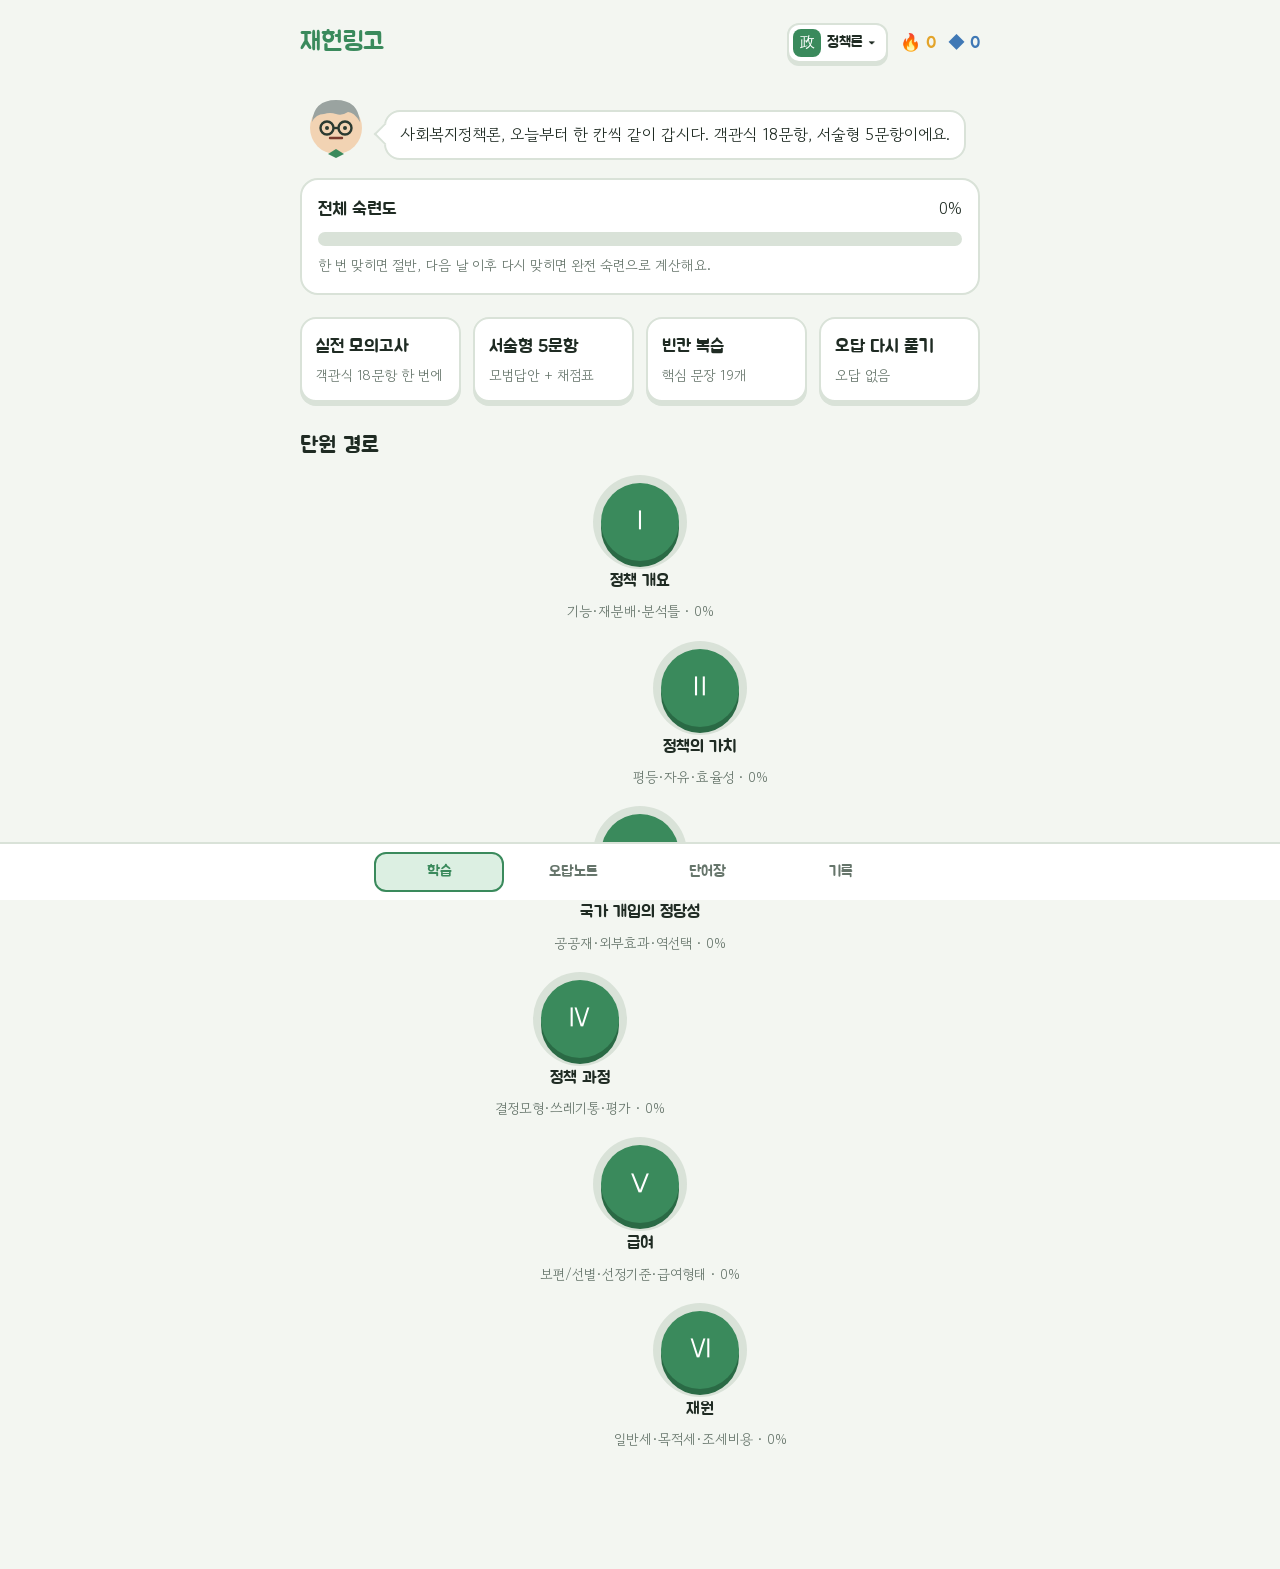
<file: claude/claude/index.html>
<!doctype html>
<html lang="ko">
<head>
<meta charset="UTF-8">
<meta name="viewport" content="width=device-width,initial-scale=1,viewport-fit=cover">
<title>재헌링고</title>
<meta name="claude:viewport-fit-sides" content="cover">
<link rel="preconnect" href="https://fonts.googleapis.com">
<link rel="stylesheet" href="https://fonts.googleapis.com/css2?family=Jua&family=Gowun+Dodum&display=swap">
<style>
/* Layout: 한 줄 학습 경로(유닛 노드) + 하단 고정 탭바, 레슨은 전체화면 카드 */
:root{
  --bg:#f3f6f1; --card:#ffffff; --ink:#1f2b23; --muted:#66756b; --line:#d9e2d8;
  --green:#3a8a5c; --green-d:#2a6a45; --green-l:#dcefe2;
  --red:#d2504a; --red-l:#fbe3e1; --gold:#e3a42a; --gold-l:#fbefd2; --blue:#3f78b5;
  --display:"Jua","Apple SD Gothic Neo",sans-serif; --body:"Gowun Dodum","Apple SD Gothic Neo","Noto Sans KR",sans-serif;
}
@media (prefers-color-scheme:dark){:root:not([data-theme="light"]){--bg:#141b16;--card:#1d2620;--ink:#e6eee7;--muted:#9aaa9f;--line:#2f3b33;--green:#4fae78;--green-d:#3a8a5c;--green-l:#22392b;--red:#e5716b;--red-l:#3d2321;--gold:#efb94a;--gold-l:#3a2f17;--blue:#78a6d8;color-scheme:dark}}
:root[data-theme="dark"]{--bg:#141b16;--card:#1d2620;--ink:#e6eee7;--muted:#9aaa9f;--line:#2f3b33;--green:#4fae78;--green-d:#3a8a5c;--green-l:#22392b;--red:#e5716b;--red-l:#3d2321;--gold:#efb94a;--gold-l:#3a2f17;--blue:#78a6d8;color-scheme:dark}
*{box-sizing:border-box}
body{background:var(--bg);color:var(--ink);font-family:var(--body);font-size:16px;line-height:1.6;padding-left:max(16px,env(safe-area-inset-left,0px));padding-right:max(16px,env(safe-area-inset-right,0px));padding-bottom:90px}
h1,h2,h3{font-family:var(--display);font-weight:400;text-wrap:balance;margin:0}
button{font:inherit;color:inherit;cursor:pointer}
button:focus-visible,input:focus-visible,textarea:focus-visible{outline:3px solid var(--blue);outline-offset:2px}
.wrap{max-width:680px;margin:0 auto}
.top{display:flex;align-items:center;gap:12px;padding-block:14px;position:sticky;top:env(safe-area-inset-top,0px);background:var(--bg);z-index:5}
body::before{content:"";position:fixed;inset:0 0 auto;height:env(safe-area-inset-top,0px);z-index:10;background:var(--bg)}
.logo{font-family:var(--display);font-size:26px;color:var(--green);flex:1;min-width:0}
@media (max-width:420px){.logo{font-size:22px}.top{gap:8px}}
.stat{display:flex;align-items:center;gap:4px;font-family:var(--display);font-size:17px;font-variant-numeric:tabular-nums}
.stat.fire{color:var(--gold)} .stat.xp{color:var(--blue)}
.btn{border:0;border-radius:14px;padding:12px 18px;font-family:var(--display);font-size:17px;background:var(--green);color:#fff;box-shadow:0 4px 0 var(--green-d);transition:transform .08s}
.btn:active{transform:translateY(3px);box-shadow:0 1px 0 var(--green-d)}
.btn.ghost{background:var(--card);color:var(--ink);box-shadow:0 4px 0 var(--line);border:2px solid var(--line)}
.btn.red{background:var(--red);box-shadow:0 4px 0 #9c3530}
.btn:disabled{opacity:.45;pointer-events:none}
.btn.wide{width:100%}
.prof{display:flex;gap:12px;align-items:flex-end;margin-block:10px 18px}
.prof svg{flex:0 0 72px;width:72px;height:72px}
.bubble{background:var(--card);border:2px solid var(--line);border-radius:16px;padding:10px 14px;position:relative;min-width:0}
.bubble::before{content:"";position:absolute;left:-9px;bottom:16px;width:14px;height:14px;background:var(--card);border-left:2px solid var(--line);border-bottom:2px solid var(--line);transform:rotate(45deg)}
.mastery{background:var(--card);border:2px solid var(--line);border-radius:18px;padding:16px;display:grid;gap:8px;margin-bottom:22px}
.bar{height:14px;border-radius:9px;background:var(--line);overflow:hidden}
.bar i{display:block;height:100%;background:var(--green);border-radius:9px;transition:width .4s}
.small{font-size:14px;color:var(--muted)}
.path{display:grid;gap:26px;justify-items:center;padding-block:10px 20px}
.node{display:grid;justify-items:center;gap:6px;text-align:center;max-width:260px}
.node:nth-child(4n+2){transform:translateX(60px)} .node:nth-child(4n){transform:translateX(-60px)}
.disc{width:78px;height:78px;border-radius:50%;border:0;background:var(--green);color:#fff;font-family:var(--display);font-size:26px;box-shadow:0 6px 0 var(--green-d);position:relative}
.disc.done{background:var(--gold);box-shadow:0 6px 0 #a87612}
.disc:active{transform:translateY(4px);box-shadow:0 2px 0 var(--green-d)}
.ring{position:absolute;inset:-8px;border-radius:50%;background:conic-gradient(var(--green) calc(var(--p)*1%),var(--line) 0);z-index:-1}
.node b{font-family:var(--display);font-weight:400;font-size:17px}
.modes{display:grid;grid-template-columns:repeat(auto-fit,minmax(150px,1fr));gap:12px}
.mode{background:var(--card);border:2px solid var(--line);border-radius:16px;padding:14px;text-align:left;box-shadow:0 4px 0 var(--line);display:grid;gap:2px}
.mode b{font-family:var(--display);font-weight:400;font-size:18px}
.mode .badge{justify-self:start;font-size:13px;background:var(--red-l);color:var(--red);border-radius:8px;padding:0 8px}
.tabbar{position:fixed;left:0;right:0;bottom:0;background:var(--card);border-top:2px solid var(--line);display:flex;justify-content:center;gap:4px;padding:8px max(16px,env(safe-area-inset-right,0px)) calc(8px + env(safe-area-inset-bottom,0px)) max(16px,env(safe-area-inset-left,0px));z-index:6}
.tabbar button{flex:1;max-width:130px;border:2px solid transparent;background:none;border-radius:12px;padding:6px;font-family:var(--display);font-size:15px;color:var(--muted)}
.tabbar button[aria-current="true"]{border-color:var(--green);color:var(--green);background:var(--green-l)}
.section-title{margin:26px 0 10px;font-size:22px}
/* lesson */
.lesson{position:fixed;inset:0;background:var(--bg);z-index:20;overflow-y:auto;padding:calc(12px + env(safe-area-inset-top,0px)) max(16px,env(safe-area-inset-right,0px)) 190px max(16px,env(safe-area-inset-left,0px))}
.lhead{display:flex;gap:12px;align-items:center;max-width:680px;margin:0 auto 6px}
.x{border:0;background:none;font-size:26px;color:var(--muted);line-height:1;padding:4px}
.lhead .bar{flex:1}
.hearts{font-family:var(--display);color:var(--red);font-size:18px}
.qtype{font-family:var(--display);color:var(--muted);font-size:15px;letter-spacing:.05em}
.qtext{font-size:20px;font-weight:700;margin:4px 0 16px}
.opts{display:grid;gap:10px}
.opt{text-align:left;background:var(--card);border:2px solid var(--line);border-radius:14px;padding:12px 14px;box-shadow:0 3px 0 var(--line);display:flex;gap:10px;align-items:flex-start}
.opt .k{flex:0 0 26px;height:26px;border:2px solid var(--line);border-radius:8px;display:grid;place-items:center;font-size:13px;color:var(--muted)}
.opt.sel{border-color:var(--blue);background:color-mix(in srgb,var(--blue) 12%,var(--card))}
.opt.right{border-color:var(--green);background:var(--green-l)} .opt.wrong{border-color:var(--red);background:var(--red-l)}
.opt .why{display:block;font-size:14px;color:var(--muted);margin-top:4px}
.blank{display:inline-block;min-width:90px;border-bottom:3px solid var(--blue);padding:0 4px;color:var(--blue)}
.answer-in{width:100%;font:inherit;font-size:18px;padding:12px 14px;border:2px solid var(--line);border-radius:14px;background:var(--card);color:var(--ink)}
.chips{display:flex;flex-wrap:wrap;gap:8px;margin-top:12px}
.chip{border:2px solid var(--line);background:var(--card);border-radius:12px;padding:6px 12px;box-shadow:0 3px 0 var(--line)}
.foot{position:fixed;left:0;right:0;bottom:0;background:var(--card);border-top:2px solid var(--line);padding:14px max(16px,env(safe-area-inset-right,0px)) calc(14px + env(safe-area-inset-bottom,0px)) max(16px,env(safe-area-inset-left,0px));z-index:21}
.foot.ok{background:var(--green-l);border-color:var(--green)} .foot.no{background:var(--red-l);border-color:var(--red)}
.foot .in{max-width:680px;margin:0 auto;display:grid;gap:10px}
.fb h3{font-size:22px} .foot.ok h3{color:var(--green)} .foot.no h3{color:var(--red)}
.fb p{margin:2px 0;font-size:15px}
textarea{width:100%;min-height:180px;font:inherit;padding:12px;border:2px solid var(--line);border-radius:14px;background:var(--card);color:var(--ink)}
.model{background:var(--card);border:2px solid var(--green);border-radius:14px;padding:14px;margin-top:14px;white-space:pre-line}
.rub{display:grid;gap:8px;margin-top:12px}
.rub label{display:flex;gap:10px;align-items:flex-start;background:var(--card);border:2px solid var(--line);border-radius:12px;padding:10px}
.rub input{width:20px;height:20px;margin-top:3px;accent-color:var(--green)}
.card{background:var(--card);border:2px solid var(--line);border-radius:16px;padding:14px}
.list{display:grid;gap:10px}
.pair{display:grid;grid-template-columns:1fr 1fr;gap:8px}
@media (max-width:480px){.pair{grid-template-columns:1fr}.node:nth-child(4n+2){transform:translateX(36px)}.node:nth-child(4n){transform:translateX(-36px)}}
.pair div{border-radius:12px;padding:10px;background:var(--bg);min-width:0}
.pair b{font-family:var(--display);font-weight:400;font-size:17px;display:block}
.match{display:grid;grid-template-columns:1fr 1fr;gap:10px}
.match .opt{font-size:15px}
.done-screen{text-align:center;display:grid;gap:14px;justify-items:center;padding-top:30px}
.big{font-family:var(--display);font-size:40px;color:var(--gold)}
.tag{display:inline-block;font-size:13px;border-radius:8px;padding:0 8px;background:var(--green-l);color:var(--green)}
.tag.w{background:var(--red-l);color:var(--red)}
.subj{display:flex;align-items:center;gap:6px;border:2px solid var(--line);background:var(--card);border-radius:12px;padding:4px 10px 4px 4px;font-family:var(--display);font-size:15px;box-shadow:0 3px 0 var(--line)}
.flag{display:inline-grid;place-items:center;width:28px;height:28px;border-radius:8px;color:#fff;font-size:15px;flex:0 0 auto}
.big-flag{width:44px;height:44px;font-size:22px;border-radius:12px}
#toast{position:fixed;left:50%;bottom:100px;transform:translateX(-50%);background:var(--ink);color:var(--bg);padding:8px 16px;border-radius:12px;opacity:0;transition:opacity .2s;z-index:40;pointer-events:none}
#toast.on{opacity:1}
@media (prefers-reduced-motion:reduce){*{transition:none!important;animation:none!important}}
@keyframes pop{0%{transform:scale(.9)}60%{transform:scale(1.04)}100%{transform:scale(1)}}
.pop{animation:pop .25s}
</style>
</head>
<body>

<div class="wrap" id="app"></div>
<nav class="tabbar" id="tabs"></nav>
<div id="lesson" class="lesson" hidden></div>
<div id="toast" role="status" aria-live="polite"></div>

<script>
/* ============ 데이터: 필기(사회복지정책론 I~VI) 기반 ============ */
const P_UNITS=[
 {id:1,t:"정책 개요",s:"기능·재분배·분석틀"},
 {id:2,t:"정책의 가치",s:"평등·자유·효율성"},
 {id:3,t:"국가 개입의 정당성",s:"공공재·외부효과·역선택"},
 {id:4,t:"정책 과정",s:"결정모형·쓰레기통·평가"},
 {id:5,t:"급여",s:"보편/선별·선정기준·급여형태"},
 {id:6,t:"재원",s:"일반세·목적세·조세비용"}];

const P_MCQ=[
{id:"m1",u:1,q:"소득이 많은 사람에게서 적은 사람에게로 소득이 이전되는 재분배는?",o:["수직적 재분배","수평적 재분배","세대간 재분배","단기적 재분배"],a:0,w:["정답. 공공부조·누진세가 대표적이에요.","수평적은 소득이 같아도 욕구(질병 등)가 다른 집단 간 이전이에요. 예) 건강보험","세대간은 젊은 세대 → 노인 세대 이전이에요.","단기적은 현재 욕구를 위해 짧은 기간 안에 이루어지는 재분배예요."]},
{id:"m2",u:1,q:"젊은 세대가 낸 보험료로 노인 세대의 급여를 지급하는 재분배는?",o:["세대내 재분배","장기적 재분배","세대간 재분배","시장적 재분배"],a:2,w:["세대내는 같은 세대 안에서 소득을 나누는 것이에요.","장기적은 한 사람이 생애 전반에 걸쳐 모아 노후에 받는 거예요.","정답. 젊은 세대 → 노인 세대.","시장적 재분배는 민간이 자발적 동기로 하는 이전(예: 민간보험)이에요."]},
{id:"m3",u:1,q:"복지급여를 계속 받기 위해 근로를 줄이고 빈곤 상태에 머무르게 되는 역기능은?",o:["도덕적 해이","빈곤함정","역선택","무임승차"],a:1,w:["도덕적 해이는 위험 대비가 되어 있어 예방·주의 노력이 약해지는 것이에요(예: 실업급여).","정답. 일하면 급여가 끊기니 근로동기가 약해져요(예: 공공부조 수급).","역선택은 정보 비대칭 때문에 위험한 사람만 보험에 가입하는 현상이에요.","무임승차는 공공재에서 비용 없이 혜택만 보는 문제예요."]},
{id:"m4",u:1,q:"정책 선택에 관한 프로그램·계획을 분석해 '무엇이 그 정책을 이루는가'를 보는 분석은?",o:["과정분석","산출분석","성과분석","형성평가"],a:1,w:["과정분석은 정책이 어떤 정치적·사회적 과정을 거쳐 만들어졌는지 봐요.","정답. 누가, 무엇을, 어떻게, 무슨 재원으로 — 산출의 구체적 내용을 봐요.","성과분석은 실행 결과 무엇이 달라졌는지 효과를 봐요.","형성평가는 정책평가 유형이지 3P 분석이 아니에요."]},
{id:"m5",u:2,q:"결과가 아니라 출발선에서의 기회만 같게 하는, 가장 소극적인 평등은?",o:["수량적 평등","비례적 평등","기회적 평등","결과적 평등"],a:2,w:["수량적 평등은 모두에게 똑같이 나누는 가장 적극적인 평등이에요.","비례적 평등(형평)은 업적·기여·욕구에 따라 다르게 나눠요.","정답. 기회만 주고 결과는 묻지 않아 가장 소극적이에요.","결과적 평등은 수량적 평등에 가까운 개념이에요."]},
{id:"m6",u:2,q:"개인의 업적이나 기여에 따라 다르게 배분하는 평등으로 '형평'이라고도 하는 것은?",o:["비례적 평등","수량적 평등","기회적 평등","적극적 자유"],a:0,w:["정답. 열등처우의 원칙도 비례적 평등과 연결돼요.","수량적 평등은 기여와 상관없이 똑같이 나눠요.","기회적 평등은 출발선만 맞춰요.","자유의 개념이지 평등의 유형이 아니에요."]},
{id:"m7",u:2,q:"'무엇인가 할 수 있는 자유'로, 실현을 위해 국가의 적극적 개입이 필요한 자유는?",o:["소극적 자유","적극적 자유","시장의 자유","형식적 자유"],a:1,w:["소극적 자유는 간섭받지 않을 자유로, 자유주의자들이 선호해요.","정답. 복지정책은 소극적 자유를 줄이는 대신 적극적 자유를 늘려요.","필기 범위의 개념이 아니에요.","필기 범위의 개념이 아니에요."]},
{id:"m8",u:2,q:"정책 목표를 달성하는 자원이 꼭 필요한 사람에게 얼마나 집중되었는지를 뜻하는 효율성은?",o:["운영효율성","목표효율성","파레토 효율","배분적 효율"],a:1,w:["운영효율성은 정책을 운영하는 데 비용(인건비 등)이 얼마나 적게 드는지예요.","정답. 수단적 효율성 중 하나예요.","파레토 효율은 누구에게도 손해 없이는 누구도 더 나아질 수 없는 상태예요.","필기 범위의 용어가 아니에요."]},
{id:"m9",u:3,q:"국가가 복지를 제공해야 하는 근거 중, 누구나 이용할 수 있고 비용을 안 내도 배제할 수 없는 재화의 성격은?",o:["공공재","외부효과","정보의 비대칭","규모의 경제"],a:0,w:["정답. 비경합성·비배제성 → 무임승차 → 시장 공급이 어려워요.","외부효과는 거래 당사자가 아닌 제3자에게 이익·손해가 생기는 것이에요.","정보 비대칭은 소비자가 충분한 정보를 갖지 못하는 문제예요.","규모의 경제는 대규모 운영으로 비용이 줄어드는 거예요."]},
{id:"m10",u:3,q:"위험이 높은 사람만 민간보험에 가입해 보험료가 오르고 결국 시장이 무너지는 현상과 그 해결책으로 옳은 것은?",o:["도덕적 해이 – 본인부담금","역선택 – 국가의 강제가입 사회보험","외부효과 – 벌금 부과","빈곤함정 – 근로장려"],a:1,w:["도덕적 해이는 가입 '후' 행동이 달라지는 거예요.","정답. 모두를 강제가입시켜 위험을 분산해요.","외부효과는 제3자에게 미치는 효과예요.","빈곤함정은 역기능이지 시장실패가 아니에요."]},
{id:"m11",u:3,q:"다음 중 부정적 외부효과의 예와 국가 대응으로 가장 알맞은 것은?",o:["교육 – 국가 지원 확대","공장 오염물질 배출 – 벌금·규제","예방접종 – 무료 제공","의료 정보 부족 – 정보 제공"],a:1,w:["교육은 긍정적 외부효과예요.","정답. 자기 이익을 위해 피해를 주면 벌금으로 조정해요.","예방접종은 긍정적 외부효과예요.","정보 비대칭의 대응이에요."]},
{id:"m12",u:4,q:"기존 정책을 바탕으로 약간씩 수정·보완하는 결정모형과 그 한계는?",o:["합리모형 – 인간의 이성적 한계","만족모형 – 만족 기준이 불명확","점증모형 – 혁신이 어렵고 보수적","최적모형 – 초합리성의 모호함"],a:2,w:["합리모형 설명은 맞지만 '기존 정책 수정'은 점증모형이에요.","만족모형은 적당히 만족할 만한 대안을 고르는 모형이에요.","정답. 현실을 인정하지만 완전히 새로운 정책을 만들기 어려워요.","최적모형은 합리성+초합리성(직관)을 함께 봐요."]},
{id:"m13",u:4,q:"기본적 결정은 합리적으로, 세부 결정은 점증적으로 하는 결정모형은?",o:["혼합모형","최적모형","만족모형","쓰레기통 모형"],a:0,w:["정답. 합리+점증. 한계: 절충일 뿐 새롭지 않고 현실 적용이 어려워요.","최적모형은 경제적 합리성에 직관·판단력 같은 초합리성을 더해요.","만족모형은 최선이 아닌 '만족할 만한' 대안을 골라요.","쓰레기통 모형은 세 흐름이 우연히 만나 결정돼요."]},
{id:"m14",u:4,q:"쓰레기통 모형에서 정책결정이 이루어지는 '흐름'에 해당하지 않는 것은?",o:["문제흐름","정치흐름","해결책(정책)흐름","평가흐름"],a:3,w:["포함돼요. 예) 언론이 제기한 사회문제","포함돼요. 예) 정권교체, 여론","포함돼요. 예) 전문가·연구소의 대안","정답. 세 흐름은 문제·정치·해결책이에요. 조직화된 무질서 속에서 우연히 만나요."]},
{id:"m15",u:4,q:"정책이 끝난 후 사회에 얼마나 영향을 미쳤는지 효과를 양적으로 측정하는 평가는?",o:["형성평가","과정평가","총괄평가","산출분석"],a:2,w:["형성평가는 진행 중에 개선을 위해 해요.","과정평가는 정책이 계획대로 집행되는지 봐요.","정답. 정책이 다 끝나고 효과를 확인해요.","3P 분석 개념이에요."]},
{id:"m16",u:5,q:"전문가가 판단해 급여 여부와 수준을 결정하는 대상자 선정 기준은?",o:["귀속적 욕구","보상","진단적 차등","자산조사"],a:2,w:["귀속적 욕구는 특정 집단(노인, 아동 등)에 속하면 받는 기준이에요.","보상은 국가유공자처럼 기여·피해에 대한 보상이에요.","정답. 예) 장애등급 판정","자산조사는 소득·재산으로 증명하는 선별 기준이에요."]},
{id:"m17",u:5,q:"현금급여의 장점으로 가장 알맞은 것은?",o:["목표효율성이 높다","규모의 경제로 비용이 줄어든다","수급자의 선택권이 보장되고 낙인이 적다","급여가 다른 용도로 쓰일 위험이 없다"],a:2,w:["현물급여의 장점이에요.","현물급여의 장점이에요(대량 구매).","정답. 소비자 주권, 운영비용(행정비용)도 적어요.","현물급여의 장점이에요. 현금은 오용 위험이 있어요."]},
{id:"m18",u:6,q:"다음 중 역진적 성격이 가장 강한 재원은?",o:["개인소득세","법인세","소비세(부가가치세)","재산세"],a:2,w:["누진세라 재분배 효과가 커요.","기업에 부과돼 직접 역진적이진 않아요.","정답. 소득과 상관없이 똑같이 내 저소득층 부담이 커요.","필기 범위에서 역진세의 대표가 아니에요."]}
];

const P_BLANKS=[
{id:"b1",u:1,s:"사회복지정책의 3가지 기능은 사회통합, ___, 경제성장과 안정이다.",a:["소득재분배","재분배"],c:["소득재분배","빈곤함정","외부효과"]},
{id:"b2",u:1,s:"정책 분석의 3P는 과정, 산출, ___ 이다.",a:["성과"],c:["성과","평가","결과"]},
{id:"b3",u:1,s:"산출분석의 4가지 분석틀: 누구에게, 무엇을, 어떻게, ___ 재원으로",a:["무슨","어떤"],c:["무슨","언제","왜"]},
{id:"b4",u:1,s:"급여를 받기 위해 근로를 줄이는 역기능을 ___ 이라고 한다.",a:["빈곤함정"],c:["빈곤함정","도덕적해이","역선택"]},
{id:"b5",u:2,s:"간섭받지 않을 자유는 ___ 자유이다.",a:["소극적"],c:["소극적","적극적","형식적"]},
{id:"b6",u:2,s:"모두에게 동일하게 나누는 가장 적극적인 평등은 ___ 평등이다.",a:["수량적"],c:["수량적","비례적","기회적"]},
{id:"b7",u:2,s:"전체 사회의 자원을 모두가 행복하도록 배분해 더 이상 개선할 수 없는 상태를 ___ 효율이라 한다.",a:["파레토"],c:["파레토","목표","운영"]},
{id:"b8",u:3,s:"국가 개입의 근거: 공공재, 외부효과, 정보의 비대칭, 역선택, 도덕적 해이, ___",a:["규모의경제"],c:["규모의 경제","빈곤함정","점증주의"]},
{id:"b9",u:3,s:"위험한 사람만 보험에 가입하는 ___ 때문에 국가가 사회보험을 강제가입으로 운영한다.",a:["역선택"],c:["역선택","도덕적해이","외부효과"]},
{id:"b10",u:4,s:"합리모형과 점증모형을 결합한 것은 ___ 모형이다.",a:["혼합"],c:["혼합","최적","만족"]},
{id:"b11",u:4,s:"합리성에 직관·판단력 같은 초합리성까지 고려하는 것은 ___ 모형이다.",a:["최적"],c:["최적","혼합","쓰레기통"]},
{id:"b12",u:4,s:"쓰레기통 모형의 세 흐름은 문제흐름, 정치흐름, ___ 흐름이다.",a:["해결책","정책","해결"],c:["해결책","평가","재원"]},
{id:"b13",u:4,s:"정책 평가 유형 3가지: 총괄평가, 과정평가, ___ 평가",a:["형성"],c:["형성","성과","산출"]},
{id:"b14",u:5,s:"모든 사람에게 권리로 급여를 주는 원칙은 ___ 주의이다.",a:["보편"],c:["보편","선별","잔여"]},
{id:"b15",u:5,s:"소득·재산으로 자격을 증명해야 받는 기준은 ___ 이다.",a:["자산조사"],c:["자산조사","진단적 차등","귀속적 욕구"]},
{id:"b16",u:5,s:"일정 금액 안에서 서비스를 고를 수 있는, 현금과 현물의 중간 형태는 ___ 이다.",a:["바우처","증서"],c:["바우처","기회","세금공제"]},
{id:"b17",u:6,s:"소득이 많을수록 더 많이 내는 세금은 ___ 세이다.",a:["누진"],c:["누진","역진","목적"]},
{id:"b18",u:6,s:"특별한 목적을 위해 지출 용도를 정해 걷는 세금을 ___ 세라 하며, 대표적으로 사회보험료가 있다.",a:["목적"],c:["목적","일반","소비"]},
{id:"b19",u:6,s:"세금을 깎아주는 방식의 재원인 ___ 은 세금을 많이 내는 고소득층에게 유리하다.",a:["조세비용"],c:["조세비용","이용료","기부금"]}
];

const P_ESSAYS=[
{id:"e1",u:1,q:"사회복지정책의 기능 3가지와 역기능 2가지를 설명하시오.",m:"[기능]\n① 사회통합: 사회 구성원이 함께 살아갈 수 있도록 공동체 의식을 높이고, 원조하고 원조받을 수 있는 규칙을 만든다.\n② 소득재분배: 개인·집단 간 소득을 이전한다. 수직적(고소득→저소득), 수평적(같은 소득 내 욕구 차이, 예: 건강보험), 세대간(젊은 세대→노인 세대), 장기적·단기적 재분배 등이 있다.\n③ 경제성장과 안정: 최저 생활 보장으로 생산 경쟁력이 높아지고, 실업급여·공공근로 등으로 경기를 안정시키는 자동안정화 기능을 한다.\n\n[역기능]\n① 빈곤함정: 급여를 받기 위해 근로를 줄이고 빈곤에 머무른다.\n② 도덕적 해이: 위험 대비가 되어 있어 예방 노력이 약해진다(예: 실업급여).",r:["기능 3가지(사회통합·소득재분배·경제성장과 안정)를 모두 썼다","소득재분배 유형을 2개 이상 예시와 함께 썼다","경제 안정(자동안정화) 기능을 설명했다","빈곤함정을 정의했다","도덕적 해이를 예시와 함께 정의했다"]},
{id:"e2",u:4,q:"정책결정모형 5가지를 설명하고 각각의 한계를 쓰시오.",m:"① 합리모형: 인간은 이성적이라 모든 대안을 검토해 최선의 정책을 고른다. 한계: 인간은 그렇게 이성적이지 않고 시간·비용이 많이 들어 비현실적이다.\n② 만족모형: 최선이 아닌 '만족할 만한' 대안을 고른다. 한계: 어느 정도가 만족인지 기준이 불명확하다.\n③ 점증모형: 기존 정책을 바탕으로 약간씩 수정·보완한다. 한계: 현실은 인정하지만 혁신이 어렵고 보수적이다.\n④ 혼합모형: 합리+점증. 기본 결정은 합리적으로, 세부 결정은 점증적으로 한다. 한계: 두 모형의 절충일 뿐이며 현실 적용이 어렵다.\n⑤ 최적모형: 경제적 합리성에 직관·판단력 같은 초합리성을 더한다. 한계: 초합리성의 개념이 모호하고 구체적인 방법이 없다.",r:["5가지 모형 이름을 모두 썼다","합리·만족 모형의 한계를 썼다","점증모형의 '기존 정책 수정'과 보수성을 썼다","혼합모형을 합리+점증으로 설명했다","최적모형의 초합리성과 그 모호함을 썼다"]},
{id:"e3",u:3,q:"국가가 사회복지를 제공해야 하는 정당성(시장실패)을 4가지 이상 설명하시오.",m:"① 공공재: 비경합·비배제성 때문에 누구나 이용하고 무임승차가 생겨 시장이 공급하지 않으므로 국가가 제공한다.\n② 외부효과: 거래 당사자가 아닌 제3자에게 이익(긍정적: 교육·예방접종)이나 손해(부정적: 공해)가 생긴다. 긍정적은 국가가 지원하고 부정적은 벌금으로 규제한다.\n③ 정보의 비대칭: 소비자가 충분한 정보가 없어 합리적 선택이 어려우므로 국가가 정보 제공·규제를 한다.\n④ 역선택: 위험한 사람만 보험에 가입해 보험료가 오르고 시장이 무너지므로 국가가 강제가입 사회보험을 운영한다.\n⑤ 도덕적 해이: 가입 후 위험 예방 노력이 줄어든다. 국가가 감시하거나 본인부담으로 통제한다.\n⑥ 규모의 경제: 대규모로 운영하면 비용이 줄어 국가가 하는 편이 효율적이다.",r:["4가지 이상 근거를 나열했다","공공재를 무임승차와 연결했다","외부효과의 긍정/부정을 예시로 구분했다","역선택과 강제가입을 연결했다","도덕적 해이와 역선택의 차이(가입 전/후)가 드러난다"]},
{id:"e4",u:5,q:"보편주의와 선별주의를 비교하고, 현금급여와 현물급여의 장단점을 쓰시오.",m:"[보편주의 vs 선별주의]\n보편주의: 모든 국민에게 권리로 급여를 준다(예: 건강보험). 낙인이 없고 행정비용이 적으며 사회통합에 좋지만 비용이 많이 든다.\n선별주의: 사회적·신체적·경제적 기준(자산조사 등)으로 필요한 사람만 지원한다(예: 공공부조). 목표효율성은 높지만 낙인이 생기고 자산조사 비용이 든다.\n\n[현금 vs 현물]\n현물: 필요한 재화·서비스를 직접 제공. 목표효율성이 높고 규모의 경제로 대량 구매가 가능하지만, 선택권이 없고 낙인이 생긴다.\n현금: 직접 돈으로 준다. 선택의 자유(소비자 주권)가 있고 낙인이 적으며 운영비용이 적지만, 다른 용도로 쓰일 수 있다.",r:["보편주의를 정의하고 장점(낙인 없음 등)을 썼다","선별주의를 자산조사·낙인과 연결했다","현물급여의 장점(목표효율성·규모의 경제)을 썼다","현금급여의 장점(선택권·낙인↓)을 썼다","각각의 단점을 1개 이상 썼다"]},
{id:"e5",u:6,q:"사회복지 재원으로서 일반세, 목적세(사회보험료), 조세비용의 재분배 효과를 비교하시오.",m:"① 일반세: 개인소득세, 법인세, 소비세 등. 개인소득세는 누진세라 소득이 많을수록 많이 내어 재분배 효과가 크다. 반면 소비세는 소득과 상관없이 모두 같은 비율로 내 역진적이다.\n② 목적세(사회보험료): 특별한 목적을 위해 지출 용도를 정해 걷는다. 동일 비율 부과 + 소득 상한선 때문에 고소득자의 실질 부담률이 낮아져 역진적일 수 있다.\n③ 조세비용: 세금을 감면해 주는 방식(세금공제 등). 세금을 많이 내는 고소득층에게 유리하고, 세금을 안 내는 저소득층은 혜택이 없어 역진적이다.",r:["개인소득세의 누진성과 재분배 효과를 썼다","소비세의 역진성을 썼다","목적세(사회보험료)의 정의를 썼다","사회보험료 상한선으로 인한 역진성을 썼다","조세비용이 고소득층에 유리한 이유를 썼다"]}
];

const P_TERMS=[
{a:"수직적 재분배",ad:"고소득 → 저소득으로 이전",b:"수평적 재분배",bd:"같은 소득 내, 욕구 차이에 따른 이전 (건강보험)"},
{a:"세대간 재분배",ad:"젊은 세대 → 노인 세대",b:"세대내 재분배",bd:"같은 세대 안에서 소득을 나눔"},
{a:"장기적 재분배",ad:"생애 전반에 걸쳐 모아 노후에 받음",b:"단기적 재분배",bd:"현재 욕구 충족을 위한 짧은 기간의 이전"},
{a:"도덕적 해이",ad:"가입 '후' 예방 노력이 줄어듦",b:"역선택",bd:"가입 '전' 위험한 사람만 가입함"},
{a:"빈곤함정",ad:"급여 받으려 근로를 줄임",b:"도덕적 해이",bd:"대비가 있어 주의를 덜 함 (실업급여)"},
{a:"소극적 자유",ad:"간섭받지 않을 자유",b:"적극적 자유",bd:"무언가 할 수 있는 자유, 국가 개입 필요"},
{a:"수량적 평등",ad:"모두에게 똑같이, 가장 적극적",b:"비례적 평등",bd:"업적·기여에 따라 다르게 (형평)"},
{a:"기회적 평등",ad:"출발선만 같게, 가장 소극적",b:"수량적 평등",bd:"결과까지 똑같이"},
{a:"목표효율성",ad:"필요한 사람에게 자원을 집중",b:"운영효율성",bd:"운영 비용(인건비 등)이 적게 듦"},
{a:"점증모형",ad:"기존 정책을 조금씩 수정",b:"혼합모형",bd:"기본은 합리적, 세부는 점증적"},
{a:"최적모형",ad:"합리성 + 초합리성(직관)",b:"만족모형",bd:"만족할 만한 대안을 선택"},
{a:"총괄평가",ad:"정책이 끝난 후 효과를 양적으로",b:"형성평가",bd:"진행 중 개선을 위해"},
{a:"귀속적 욕구",ad:"특정 집단에 속하면 받음 (노인·아동)",b:"진단적 차등",bd:"전문가 판단으로 결정 (장애 판정)"},
{a:"보상",ad:"기여·피해에 대한 보상 (국가유공자)",b:"자산조사",bd:"소득·재산으로 증명 (선별주의)"},
{a:"현금급여",ad:"선택권 보장, 낙인 적음, 오용 위험",b:"현물급여",bd:"목표효율성↑, 규모의 경제, 선택권 없음"},
{a:"누진세",ad:"많이 벌수록 높은 세율 (소득세)",b:"역진세",bd:"저소득층 부담이 상대적으로 큼 (소비세)"},
{a:"일반세",ad:"용도를 정하지 않고 걷음",b:"목적세",bd:"특정 목적에만 씀 (사회보험료)"},
{a:"과정분석",ad:"정책이 만들어진 과정",b:"산출분석",bd:"정책을 이루는 구체적 내용 (누가·무엇을…)"}];

/* ===== 과목: 사회복지조사론 (필기 Ⅰ~Ⅴ 기반 예상·심화 문제) ===== */
const R_UNITS=[
 {id:1,t:"과학적 방법과 사회조사",s:"특성·과학철학·오류·윤리"},
 {id:2,t:"조사방법 기본개념",s:"변수·조작적 정의·연역/귀납"},
 {id:3,t:"조사의 유형",s:"탐색/기술/설명·횡단/종단·분석단위"},
 {id:4,t:"인과관계와 타당도",s:"인과 조건·내적/외적 타당도"},
 {id:5,t:"실험설계",s:"순수·유사·전실험"}];

const R_MCQ=[
{id:"m1",u:1,q:"과학적 연구방법의 특성으로 옳지 않은 것은?",o:["확률적 결정론을 전제로 인과관계를 추구한다","경험적으로 검증 가능해야 한다","한 번 밝혀진 결과는 절대적 진리라 수정되지 않는다","같은 절차를 반복하면 같은 결과를 얻는 재생가능성이 있다"],a:2,w:["옳은 설명이에요. 100% 단정이 아니라 '그럴 확률이 높다'로 인과를 봐요.","옳은 설명이에요. 조사·관찰로 확인할 수 있어야 해요.","정답. 과학은 수정 가능(잠정적)해요. 절대적 진리는 없어요.","옳은 설명이에요. 신뢰성과 연결돼요."]},
{id:"m2",u:1,q:"인간의 주관적 의식과 행위의 의미를 이해하는 것을 중시하고, 객관적 실재를 그대로 인정하지 않는 과학철학은?",o:["논리실증주의","해석주의","포퍼의 반증주의","쿤의 과학혁명론"],a:1,w:["논리실증주의는 경험적으로 검증·증명 가능한 것만 과학으로 봐요.","정답. 사람마다 주관·경험·사회적 의미가 달라 그 맥락을 해석해요.","반증주의는 이론이 틀렸다는 증거를 찾는 방식이에요.","과학혁명론은 패러다임 전환으로 과학이 발전한다고 봐요."]},
{id:"m3",u:1,q:"'이론은 완벽하게 증명할 수 없으니, 그것이 거짓이라는 증거를 찾아 검증해야 한다'는 입장은?",o:["논리실증주의","해석주의","포퍼의 반증주의","쿤의 과학혁명론"],a:2,w:["증명(검증)을 강조하는 쪽이라 반대예요.","주관적 의미 이해를 강조해요.","정답. 타당성의 '증명'은 논리적으로 불가능하다고 봐요.","패러다임 전환의 역사로 과학을 봐요."]},
{id:"m4",u:1,q:"'과학의 발달은 패러다임이 전환되는 역사'라고 본 학자의 이론은?",o:["논리실증주의","해석주의","포퍼의 반증주의","쿤의 과학혁명론"],a:3,w:["검증 가능성을 강조해요.","주관적 의미를 강조해요.","반증을 강조해요.","정답. 예) 천동설 → 지동설처럼 사물을 보는 틀 자체가 바뀌어요."]},
{id:"m5",u:1,q:"키가 큰 사람 한 명을 보고 '그 나라 사람은 다 키가 클 것'이라고 결론 내리는 오류는?",o:["부정확한 관찰","과도한 일반화","선택적 관찰","사후가설"],a:1,w:["부정확한 관찰은 무의식적으로 잘못 보거나 기억하는 오류예요(예: 어제 점심 메뉴).","정답. 소수 사례를 다수에게 지나치게 확대했어요.","선택적 관찰은 내 주장에 맞는 사례만 골라 보는 거예요.","사후가설은 이미 지난 사실을 정당화하려 나중에 가설을 세우는 거예요."]},
{id:"m6",u:1,lv:1,q:"한 연구자가 '키 큰 사람이 리더십이 있다'고 믿고, 처음부터 키 큰 리더 사례만 모으고 반대 사례는 조사하지 않았다. 이 오류는?",o:["사후가설","선택적 관찰","비논리적 추론","탐구의 조기종결"],a:1,w:["사후가설은 결과가 나온 '뒤' 변명처럼 가설을 붙이는 거예요.","정답. 처음부터 주장에 맞는 사건만 관찰하고 더 이상 조사하지 않아요.","비논리적 추론은 근거 없이 결론을 내리는 거예요(예: 계속 지면 이번엔 이길 것).","탐구의 조기종결은 이해했다고 판단하고 탐구를 멈추는 거예요."]},
{id:"m7",u:1,lv:1,q:"시험을 망친 학생이 '내가 잠을 너무 자서 망한 거야'라고 이미 일어난 결과에 맞춰 이유를 만든다. 이 오류는?",o:["사후가설","꾸며낸 지식","고정관념","신비화"],a:0,w:["정답. 지난 사실을 정당화하려고 사후에 가설을 세워요. 검증이 불가능해요.","꾸며낸 지식은 일반화·관찰을 위해 이유를 지어내는 거예요.","고정관념은 기존 생각이 관찰을 왜곡하는 거예요.","신비화는 이해하기 힘든 일을 초월적 힘으로 결론 내는 거예요(신의 벌)."]},
{id:"m8",u:1,q:"사회조사의 윤리로 옳지 않은 것은?",o:["연구 목적상 필요하면 참여를 강제할 수 있다","참여자는 언제든 불이익 없이 탈퇴할 수 있다","예상되는 위험을 미리 알려야 한다","익명성과 비밀을 보장해야 한다"],a:0,w:["정답. 자발적 참여가 원칙이고, 판단이 어려운 사람이면 보호자 동의가 필요해요.","옳은 설명이에요.","옳은 설명이에요. 예) 우울증 환자 조사 → 더 우울해질 수 있음.","옳은 설명이에요. 누가 무슨 말을 했는지 말하면 안 돼요."]},
{id:"m9",u:2,q:"'자녀의 공부욕구 → 학원 등록 → 성적 향상'에서 학원 등록에 해당하는 변수는?",o:["독립변수","매개변수","종속변수","통제변수"],a:1,w:["독립변수는 원인인 '공부욕구'예요.","정답. 독립변수의 영향을 받아 종속변수에 전달하는 매개 역할이에요.","종속변수는 결과인 '성적 향상'이에요.","통제변수는 관계를 정확히 보려고 통제하는 제3의 변수예요."]},
{id:"m10",u:2,lv:1,q:"'운동 시간이 길수록 체중이 줄어드는데, 그 효과가 나이에 따라 강하거나 약하게 나타난다'에서 나이는?",o:["매개변수","조절변수","종속변수","외생변수"],a:1,w:["매개변수는 원인과 결과 '사이'에서 전달자 역할을 해요.","정답. 독립→종속 관계의 영향력(강도)을 조절해요.","종속변수는 체중이에요.","외생변수는 인과관계를 방해하는, 연구에서 통제해야 할 변수예요."]},
{id:"m11",u:2,q:"다음 중 종속변수에 대한 설명으로 옳은 것은?",o:["스스로 다른 변수에 영향을 미치는 예측변수다","결과변수로, 다른 변수의 영향을 받는다","두 변수 사이를 연결해 양쪽 특성을 다 가진다","제3의 변수를 통제하기 위해 쓴다"],a:1,w:["독립변수 설명이에요.","정답. 영향을 받기만 하고 미치지는 않아요.","매개변수 설명이에요.","통제변수 설명이에요."]},
{id:"m12",u:2,q:"'빈곤 = 월 소득 100만 원 이하'처럼 측정 가능한 형태로 바꾼 정의는?",o:["개념적 정의","조작적 정의","사전적 정의","이론적 정의"],a:1,w:["개념적 정의는 이미 아는 다른 용어로 설명해요(빈곤 = 정신적·물질적 결핍 상태).","정답. 구체적 측정을 위해 개념을 측정 가능한 상태로 바꿔요.","필기 범위의 구분이 아니에요.","개념적 정의와 비슷한 의미예요."]},
{id:"m13",u:2,q:"연역적 이론체계의 순서로 옳은 것은?",o:["가설 → 조작화 → 관찰 → 검증","관찰 → 유형 발견 → 이론","이론 → 관찰 → 가설 → 결론","관찰 → 가설 → 조작화 → 결론"],a:0,w:["정답. 일반 → 특수. 3단논법처럼 논리로 이론을 검증해요.","귀납적 이론체계예요(특수 → 일반).","순서가 맞지 않아요.","순서가 맞지 않아요."]},
{id:"m14",u:2,lv:1,q:"연역법과 귀납법의 관계로 가장 알맞은 것은?",o:["서로 배타적이라 한 연구에서 같이 쓸 수 없다","상호보완적이며 실제 연구에서는 순환적으로 반복된다","귀납법만 과학적 방법으로 인정된다","연역법은 관찰에서 시작한다"],a:1,w:["방법 구분은 가능하지만 배타적이지 않아요.","정답. 실제 연구에서는 두 방법이 연속적으로 반복돼요.","둘 다 과학적 방법이에요.","관찰에서 시작하는 건 귀납법이에요."]},
{id:"m15",u:3,q:"문제에 대해 잘 모를 때 기초 자료를 수집하고, 연구문제나 가설을 만들기 위해 하는 조사는?",o:["탐색적 조사","기술적 조사","설명적 조사","횡단적 조사"],a:0,w:["정답. 예비조사 성격이에요.","기술적 조사는 현황과 특성을 사실적으로 묘사해요(예: 선호도 조사).","설명적 조사는 '왜' 일어나는지 인과를 설명해요.","횡단적 조사는 시간 차원에 따른 구분이에요."]},
{id:"m16",u:3,q:"일정 기간 동안 매번 '같은 사람'을 반복 조사하는 종단조사는?",o:["패널조사","경향조사","동년배조사","횡단조사"],a:0,w:["정답. 예) 23학번 사복과 학생을 계속 같은 사람으로 조사.","경향조사는 시간 흐름에 따라 같은 조건의 다른 사람을 조사해요(예: 매년 사복과 1학년).","동년배조사는 같은 특성의 집단(코호트)을 조사하되 사람은 달라도 돼요.","횡단조사는 한 번만 하는 조사예요."]},
{id:"m17",u:3,lv:1,q:"'23학번 사복과'라는 집단을 4년간 매년 조사하되, 매번 조사하는 학생은 달라도 되는 조사는?",o:["패널조사","경향조사","동년배조사","횡단조사"],a:2,w:["패널은 매번 똑같은 사람이어야 해요.","경향조사는 '매년 1학년'처럼 조건만 같고 집단이 바뀌어요.","정답. 같은 경험·특성을 가진 집단을 따라가요. 사람은 달라도 돼요.","한 번만 하는 조사가 아니에요."]},
{id:"m18",u:3,q:"횡단적 조사의 특징으로 옳지 않은 것은?",o:["한 시점에 한 번만 조사한다","조사비용이 적게 든다","정태적이다","시간에 따른 변화를 측정하기 좋다"],a:3,w:["옳은 설명이에요.","옳은 설명이에요.","옳은 설명이에요.","정답. 변화 측정은 종단조사의 장점이에요. 횡단은 표본 크기가 커요."]},
{id:"m19",u:3,q:"집단 단위로 조사한 결과를 개인 단위에 적용하는 오류는?",o:["생태학적 오류","개인주의적 오류","환원주의 오류","과도한 일반화"],a:0,w:["정답. 예) 동명대에 게임 많이 한다 → 동명대생 나도 게임을 할 것.","개인주의적 오류는 반대로 개인 결과를 집단에 적용해요.","환원주의는 원인을 지나치게 한 변수로 좁혀요.","지식 형성 오류의 하나예요."]},
{id:"m20",u:3,lv:1,q:"'우리 반 철수가 게임을 많이 하니 동명대생은 게임을 많이 한다'는 어떤 오류인가?",o:["생태학적 오류","개인주의적 오류","환원주의 오류","선택적 관찰"],a:1,w:["생태학적 오류는 집단 → 개인 방향이에요.","정답. 개인 단위 분석을 집단 특성으로 생각했어요.","환원주의는 원인을 하나로 좁히는 오류예요.","지식 형성 오류의 하나예요."]},
{id:"m21",u:3,lv:1,q:"청소년 비행의 원인이 가정·학교·또래 등 여러 가지인데 '가정환경' 하나만으로 설명하는 오류는?",o:["생태학적 오류","개인주의적 오류","환원주의 오류","사후가설"],a:2,w:["집단 → 개인 오류예요.","개인 → 집단 오류예요.","정답. 원인이라 생각하는 변수를 지나치게 줄였어요.","지식 형성 오류의 하나예요."]},
{id:"m22",u:4,q:"인과관계를 확인하기 위한 조건이 아닌 것은?",o:["공변성","시간적 우선성","통제성(제3변수 차단)","표본의 대표성"],a:3,w:["조건이에요. 원인과 결과 변수가 함께 변해야 해요.","조건이에요. 원인이 결과보다 먼저 일어나야 해요.","조건이에요. 제3변수가 관계를 설명하면 안 돼요.","정답. 표본의 대표성은 외적 타당도와 관련돼요."]},
{id:"m23",u:4,q:"내적 타당도 저해요인이 아닌 것은?",o:["성숙효과","검사효과","통계적 회귀","연구표본의 대표성"],a:3,w:["저해요인이에요. 시간이 지나 자연스럽게 성숙해요.","저해요인이에요. 사전검사가 사후검사에 영향을 줘요.","저해요인이에요. 극단값이 평균으로 돌아가요.","정답. 외적 타당도 저해요인이에요."]},
{id:"m24",u:4,lv:1,q:"사전검사와 사후검사 사이에 질문지가 바뀌거나 관찰자 기준이 달라져 결과가 달라졌다. 어떤 내적 타당도 저해요인인가?",o:["도구효과","검사효과","성숙효과","통계적 회귀"],a:0,w:["정답. 조사도구나 측정 방식 자체가 바뀌었어요.","검사효과는 같은 검사를 반복해 익숙해진 영향이에요.","성숙효과는 대상자가 시간에 따라 자연스럽게 변하는 거예요.","통계적 회귀는 극단값 집단이 평균으로 돌아가는 거예요."]},
{id:"m25",u:4,lv:1,q:"우울 점수가 매우 높은 사람들만 뽑아 프로그램을 진행했더니, 효과와 상관없이 다음 검사에서 점수가 평균 쪽으로 낮아졌다. 이 현상은?",o:["성숙효과","통계적 회귀","실험대상 상실","외부사건"],a:1,w:["시간 경과로 인한 자연 변화예요.","정답. 매우 높거나 낮은 집단은 다음 측정 때 평균에 가까워져요.","대상자가 중간에 빠지는(사라짐) 것이에요.","통제 불가능한 외부 사건이에요."]},
{id:"m26",u:4,q:"자신이 조사 대상이라는 것을 알면 평소와 다르게 행동하는 현상은?",o:["플라시보 효과","조사반응성","통계적 회귀","실험대상 상실"],a:1,w:["플라시보는 실제 개입이 없는데 효과가 나타나는 거예요.","정답. 외적 타당도 저해요인이에요(호손 효과).","내적 타당도 저해요인이에요.","내적 타당도 저해요인이에요."]},
{id:"m27",u:5,q:"순수실험설계의 기본요소가 아닌 것은?",o:["독립변수의 조작","외생변수의 통제","무작위 배정","사전검사의 실시"],a:3,w:["기본요소예요. 한 집단에만 개입해요.","기본요소예요. 결과가 다른 변수에 영향받지 않게 통제해요.","기본요소예요. 집단 조건을 처음부터 같게 해요.","정답. 통제집단 사후설계처럼 사전검사 없는 순수실험도 있어요."]},
{id:"m28",u:5,q:"사전검사 없이 무작위 배정 → 개입/비개입 → 사후검사로 진행하는 설계는?",o:["통제집단 사전사후설계","통제집단 사후설계","솔로몬 4집단 설계","정태적 집단비교설계"],a:1,w:["사전검사가 있어요.","정답. 사전검사가 없어 종속변수의 변화를 초기 상태와 비교할 수는 없어요.","4개 집단이 필요해요.","무작위 배정이 없어요(전실험)."]},
{id:"m29",u:5,lv:1,q:"인과관계 확인에 가장 완벽하지만, 많은 대상자가 필요해 현실적으로 운영하기 어려운 설계는?",o:["통제집단 사전사후설계","플라시보 통제집단 설계","솔로몬 4집단 설계","복수시계열 설계"],a:2,w:["2집단이라 검사효과를 분리하기 어려워요.","플라시보 효과 확인용 집단을 하나 더 둬요.","정답. 사전사후설계 + 사후설계를 결합해 4개 집단이 필요해요.","유사실험설계예요."]},
{id:"m30",u:5,q:"유사실험설계의 공통 특징으로 옳은 것은?",o:["무작위 배정을 하지 않는다","반드시 통제집단을 둔다","사전검사를 하지 않는다","외생변수를 완전히 통제한다"],a:0,w:["정답. 무작위 배정이 없고, 통제집단이 없는 설계도 있어요. 사전검사는 있어요.","통제집단이 없는 시계열설계도 있어요.","유사실험은 사전검사가 있어요.","무작위가 없어 완전 통제가 어려워요."]},
{id:"m31",u:5,lv:1,q:"한 집단에 개입 전 여러 번(1·2·3) 측정하고, 개입 후 다시 여러 번 측정해 경향을 보는 설계는?",o:["단순 시계열설계","복수 시계열설계","비동일 통제집단설계","단일집단 사전사후설계"],a:0,w:["정답. 오래 걸리고 우연·외부사건 위협이 있어요. 검사효과도 생겨요.","복수 시계열은 비교용 집단이 하나 더 있어요.","무작위 없이 두 집단 사전사후 검사를 해요.","사전·사후검사를 한 번씩만 해요(전실험)."]},
{id:"m32",u:5,lv:1,q:"무작위 배정 없이 임의로 두 집단을 나눠 한 집단에만 개입하고, 사전검사 없이 사후검사만 비교했다. 이 설계는?",o:["일회사례설계","단일집단 사전사후설계","정태적 집단비교설계","비동일 통제집단설계"],a:2,w:["일회사례는 비교집단도 사전검사도 없어요(개입 → 사후검사).","단일집단은 비교집단 없이 사전·사후검사를 해요.","정답. 통제집단 사후설계와 비슷하지만 무작위가 없어요.","비동일 통제집단은 사전검사가 있어요."]}
];

const R_BLANKS=[
{id:"b1",u:1,s:"과학적 연구는 동일한 절차를 반복하면 같은 결과를 얻어야 하는데, 이를 ___ 이라고 하며 신뢰성과 관련된다.",a:["재생가능성","재생가능"],c:["재생가능성","수정가능성","간결성"]},
{id:"b2",u:1,s:"과학적 지식은 절대적 진리가 아니라 ___ 가능하다.",a:["수정"],c:["수정","증명","재생"]},
{id:"b3",u:1,s:"쿤은 사물을 바라보는 이론적 틀을 ___ 이라 부르고, 과학의 발달을 그 전환의 역사로 보았다.",a:["패러다임"],c:["패러다임","반증","가설"]},
{id:"b4",u:1,s:"이해하기 힘든 일을 초자연적 힘으로 결론 내는 오류(예: 신이 벌준 거다)는 ___ 이다.",a:["신비화"],c:["신비화","사후가설","고정관념"]},
{id:"b5",u:1,s:"연구참여자는 참여 도중 언제든 불이익 없이 ___ 할 수 있다.",a:["탈퇴"],c:["탈퇴","강제","익명"]},
{id:"b6",u:2,s:"원인이 되는 변수로, 스스로 다른 변수에 영향을 주는 것은 ___ 변수이다.",a:["독립"],c:["독립","종속","매개"]},
{id:"b7",u:2,s:"변수 간 관계를 정확히 알기 위해 제3의 변수를 통제하는 것은 ___ 변수이다.",a:["통제"],c:["통제","조절","외생"]},
{id:"b8",u:2,s:"개념적 정의를 측정 가능한 상태로 바꾸는 것을 ___ 정의라 한다.",a:["조작적"],c:["조작적","개념적","이론적"]},
{id:"b9",u:2,s:"관찰 → 경험(유형 발견) → 결론의 순서로 이론을 만드는 것은 ___ 적 이론체계이다.",a:["귀납"],c:["귀납","연역","순환"]},
{id:"b10",u:3,s:"조사 목적에 따른 유형 3가지: 탐색적 조사, 기술적 조사, ___ 조사",a:["설명적"],c:["설명적","종단적","경향"]},
{id:"b11",u:3,s:"일정 기간 동안 2번 이상 조사하며 동태적이고 변화를 볼 수 있는 조사는 ___ 조사이다.",a:["종단적","종단"],c:["종단적","횡단적","탐색적"]},
{id:"b12",u:3,s:"분석단위 3가지: 개인, 집단, 사회적 ___",a:["가공물"],c:["가공물","제도","단체"]},
{id:"b13",u:3,s:"집단 단위 결과를 개인 단위에 적용하는 것은 ___ 오류이다.",a:["생태학적"],c:["생태학적","개인주의적","환원주의"]},
{id:"b14",u:4,s:"인과관계 3조건: 공변성, 시간적 ___, 통제성",a:["우선성"],c:["우선성","대표성","재생성"]},
{id:"b15",u:4,s:"인과관계를 확인하는 데 충분한 조건을 조사설계가 갖추었는지를 ___ 타당도라 한다.",a:["내적"],c:["내적","외적","구성"]},
{id:"b16",u:4,s:"연구 결과를 다른 상황에서도 일반화할 수 있는지는 ___ 타당도이다.",a:["외적"],c:["외적","내적","안면"]},
{id:"b17",u:4,s:"실제로 개입을 받지 않았는데 개입 효과가 나타나는 것은 ___ 효과이다.",a:["플라시보","위약"],c:["플라시보","호손","검사"]},
{id:"b18",u:5,s:"랜덤으로 집단을 나눠 두 집단의 조건을 처음부터 같게 만드는 것을 무작위 ___ 이라 한다.",a:["배정","배치"],c:["배정","조작","통제"]},
{id:"b19",u:5,s:"독립·종속변수의 인과관계를 방해하는 변수를 ___ 변수라 한다.",a:["외생"],c:["외생","매개","조절"]},
{id:"b20",u:5,s:"현실적으로 순수실험이나 유사실험을 할 수 없을 때 대안으로 쓰는 설계는 ___ 설계이다.",a:["전실험"],c:["전실험","시계열","솔로몬"]},
{id:"b21",u:5,s:"비교집단도 사전검사도 없이 '개입 → 사후검사'만 하는 설계는 ___ 설계이다.",a:["일회사례"],c:["일회사례","단일집단 사전사후","정태적 집단비교"]}
];

const R_ESSAYS=[
{id:"e1",u:1,q:"과학적 지식 형성 과정에서 나타나는 오류를 5가지 이상 쓰고, 각각 예를 드시오.",m:"① 부정확한 관찰: 의식하지 않고 보아 잘못 기억한다. 예) 어제 점심 메뉴를 틀리게 기억함\n② 과도한 일반화: 소수 사례를 다수에게 지나치게 확대한다. 예) 키 큰 사람 1명 → 그 나라 사람은 다 클 것\n③ 선택적 관찰: 처음부터 내 주장에 맞는 사건만 관찰하고 더 조사하지 않는다. 예) 키 큰 리더 사례만 봄\n④ 사후가설: 이미 지난 사실을 정당화하려고 나중에 가설을 세운다. 검증이 불가능하다. 예) 시험 망침 → 잠을 너무 자서 망했다\n⑤ 비논리적 추론: 내 주장을 합리화하려 엉뚱한 근거를 든다. 예) 계속 지면 이번엔 이길 것이다\n⑥ 탐구의 조기종결: 이해했다고 판단해 탐구를 끝내 불완전한 지식으로 남는다.\n⑦ 꾸며낸 지식, ⑧ 고정관념, ⑨ 신비화(예: 신이 벌준 거다)",r:["오류 이름을 5개 이상 썼다","과도한 일반화와 선택적 관찰을 구분했다","사후가설이 검증 불가능하다는 점을 썼다","각 오류에 예시를 3개 이상 들었다","신비화·고정관념 등 나머지 오류를 1개 이상 더 썼다"]},
{id:"e2",u:2,q:"변수의 종류 5가지를 정의하고, 하나의 예로 독립·매개·종속변수의 관계를 설명하시오.",m:"① 독립변수: 원인변수, 스스로 다른 변수에 영향을 주는 예측변수\n② 종속변수: 결과변수, 다른 변수의 영향을 받기만 한다\n③ 매개변수: 독립변수의 영향을 받아 종속변수에 영향을 주는 매개 역할, 두 특성을 다 가짐\n④ 조절변수: 독립→종속 관계의 영향력(강도·방향)을 조절\n⑤ 통제변수: 변수 간 관계를 정확히 보기 위해 제3의 변수를 통제\n\n예) 자녀의 공부욕구(독립) → 학원 등록(매개) → 성적 향상(종속)\n예) 지식욕구(독립) → 정보수집(매개) → 욕구 감소(종속), 외모문제(통제)",r:["5가지 변수를 모두 썼다","독립·종속을 원인·결과로 구분했다","매개변수가 두 변수의 특성을 함께 가진다고 썼다","조절변수와 통제변수의 차이를 썼다","예시로 독립→매개→종속 흐름을 보였다"]},
{id:"e3",u:3,q:"횡단적 조사와 종단적 조사를 비교하고, 종단적 조사의 3가지 유형을 예를 들어 설명하시오.",m:"[횡단적 조사] 한 번만 대규모 표본 조사. 비용이 적고 정태적이며 한 시점만 보므로 변화 측정이 어렵다. 표본 크기가 크다.\n[종단적 조사] 일정 기간 2번 이상 조사. 비용이 크지만 동태적이며 상황 변화를 볼 수 있다.\n\n① 패널조사: 매번 같은 사람을 반복 조사. 예) 23학번 사복과 학생을 계속 같은 사람으로\n② 경향조사: 시간 흐름에 따라 같은 조건의 대상 조사(사람은 바뀜). 예) 매년 사복과 1학년 조사\n③ 동년배(코호트)조사: 같은 경험·특성을 가진 집단을 조사, 사람은 달라도 됨. 예) 23학번 사복과 집단",r:["횡단조사의 장단점(비용↓, 정태적)을 썼다","종단조사의 장단점(비용↑, 동태적)을 썼다","패널조사가 '같은 사람'임을 썼다","경향조사와 동년배조사를 구분했다","각 유형에 예시를 들었다"]},
{id:"e4",u:4,q:"인과관계 성립의 3가지 조건을 쓰고, 내적 타당도 저해요인을 4가지 이상 설명하시오.",m:"[인과관계 조건]\n① 공변성: 원인과 결과 변수가 동시에 존재하고 함께 변한다(상호연관성)\n② 시간적 우선성: 원인이 결과보다 반드시 먼저 일어난다\n③ 통제성: 제3변수를 차단해야 한다. 제3변수가 관계를 설명하면 안 된다\n\n[내적 타당도 저해요인]\n① 외부사건: 통제 불가능한 외부 사건\n② 성숙효과: 시간이 지나 자연스럽게 성숙\n③ 검사효과: 사전검사가 사후검사에 영향\n④ 도구효과: 조사도구가 바뀌거나 도구 자체가 불완전\n⑤ 통계적 회귀: 매우 높거나 낮은 집단이 평균으로 돌아감\n⑥ 실험대상 상실: 대상자가 중간에 빠짐",r:["인과관계 3조건을 모두 썼다","시간적 우선성을 '원인이 먼저'로 설명했다","통제성(제3변수 차단)을 설명했다","저해요인을 4가지 이상 썼다","검사효과와 도구효과를 구분했다"]},
{id:"e5",u:5,q:"순수실험설계, 유사실험설계, 전실험설계를 무작위 배정·통제집단·사전검사 기준으로 비교하고, 각각 대표 설계를 1개 이상 쓰시오.",m:"[순수실험설계] 무작위 배정 O, 통제집단 O. 독립변수 조작·외생변수 통제·무작위 배정 3요소를 갖춤.\n예) 통제집단 사전사후설계(무작위 → 사전검사 → 개입/비개입 → 사후검사), 통제집단 사후설계, 솔로몬 4집단 설계, 플라시보 통제집단 설계\n\n[유사실험설계] 무작위 배정 X, 사전검사는 있음. 통제집단이 없는 설계도 있다.\n예) 단순 시계열설계, 복수 시계열설계, 비동일 통제집단설계\n\n[전실험설계] 현실적으로 순수·유사실험을 할 수 없을 때 대안. 무작위 X, 비교집단이나 사전검사가 없는 경우가 많아 우연·성숙·검사효과를 통제하지 못한다.\n예) 일회사례설계(개입 → 사후검사), 단일집단 사전사후설계, 정태적 집단비교설계",r:["순수실험의 3요소를 썼다","유사실험이 무작위 X, 사전검사 O임을 썼다","전실험이 대안적 방법이며 통제가 약하다고 썼다","세 설계 각각 대표 설계를 1개 이상 썼다","솔로몬 4집단이나 정태적 집단비교 같은 심화 설계를 정확히 설명했다"]}
];

const R_TERMS=[
{a:"논리실증주의",ad:"경험적으로 검증·증명 가능해야 과학",b:"포퍼 반증주의",bd:"증명은 불가능, 거짓 증거를 찾아 검증"},
{a:"해석주의",ad:"주관적 의미·맥락을 이해, 객관적 실재 X",b:"쿤 과학혁명론",bd:"패러다임 전환의 역사"},
{a:"과도한 일반화",ad:"소수 사례를 다수로 확대",b:"선택적 관찰",bd:"내 주장에 맞는 것만 관찰"},
{a:"사후가설",ad:"지난 결과를 정당화하려 나중에 가설",b:"비논리적 추론",bd:"엉뚱한 근거로 합리화"},
{a:"매개변수",ad:"독립과 종속 사이 전달자",b:"조절변수",bd:"독립→종속 영향력의 강도 조절"},
{a:"통제변수",ad:"관계를 정확히 보려 통제하는 제3변수",b:"외생변수",bd:"인과관계를 방해하는 변수"},
{a:"개념적 정의",ad:"다른 용어로 설명 (빈곤=결핍 상태)",b:"조작적 정의",bd:"측정 가능하게 (월 100만원 이하)"},
{a:"연역법",ad:"가설 → 조작화 → 관찰 → 검증",b:"귀납법",bd:"관찰 → 유형 발견 → 결론"},
{a:"기술적 조사",ad:"현황·특성을 사실대로 묘사",b:"설명적 조사",bd:"왜 일어나는지 인과 설명"},
{a:"패널조사",ad:"매번 같은 사람",b:"경향조사",bd:"같은 조건, 다른 사람 (매년 1학년)"},
{a:"동년배조사",ad:"같은 특성 집단, 사람은 달라도 됨",b:"패널조사",bd:"반드시 같은 사람"},
{a:"생태학적 오류",ad:"집단 → 개인에 적용",b:"개인주의적 오류",bd:"개인 → 집단에 적용"},
{a:"내적 타당도",ad:"인과관계를 확인할 조건을 갖췄는가",b:"외적 타당도",bd:"다른 상황에도 일반화 가능한가"},
{a:"검사효과",ad:"사전검사가 사후검사에 영향",b:"도구효과",bd:"측정도구가 바뀌거나 불완전"},
{a:"조사반응성",ad:"조사 대상임을 알고 행동이 달라짐",b:"플라시보 효과",bd:"개입이 없는데 효과가 나타남"},
{a:"유사실험설계",ad:"무작위 X, 사전검사 O",b:"전실험설계",bd:"무작위 X, 비교집단·사전검사 없음이 많음"},
{a:"통제집단 사후설계",ad:"무작위 O, 사전검사 X",b:"정태적 집단비교",bd:"무작위 X, 사전검사 X"}
];

/* ============ 과목 목록 (새 과목은 여기에 추가) ============ */
const SUBJECTS={
 policy:{name:"사회복지정책론",short:"정책론",mark:"政",color:"#3a8a5c",key:"jaeheonlingo.v1",units:P_UNITS,mcq:P_MCQ,blanks:P_BLANKS,essays:P_ESSAYS,terms:P_TERMS},
 research:{name:"사회복지조사론",short:"조사론",mark:"調",color:"#3f78b5",key:"jaeheonlingo.research.v1",units:R_UNITS,mcq:R_MCQ,blanks:R_BLANKS,essays:R_ESSAYS,terms:R_TERMS}
};
let SUBJ,UNITS,MCQ,BLANKS,ESSAYS,TERMS,ALL,KEY;
function setSubject(k){if(!SUBJECTS[k])k="policy";SUBJ=k;const d=SUBJECTS[k];UNITS=d.units;MCQ=d.mcq;BLANKS=d.blanks;ESSAYS=d.essays;TERMS=d.terms;KEY=d.key;ALL=[...MCQ.map(x=>x.id),...BLANKS.map(x=>x.id),...ESSAYS.map(x=>x.id)];try{localStorage.setItem("jaeheonlingo.subject",k)}catch(e){}S=load()}
/* ============ 저장 ============ */
let S;(function(){let k="policy";try{k=localStorage.getItem("jaeheonlingo.subject")||k}catch(e){}setSubject(k)})();
function blank(){return{items:{},xp:0,streak:0,last:null,essay:{},daily:{}}}
function load(){try{const r=localStorage.getItem(KEY);if(r){return Object.assign(blank(),JSON.parse(r))}}catch(e){}return blank()}
function save(){try{localStorage.setItem(KEY,JSON.stringify(S))}catch(e){}}
const today=()=>new Date().toISOString().slice(0,10);
function touchDay(){const t=today();if(S.last===t)return;const y=new Date(Date.now()-864e5).toISOString().slice(0,10);S.streak=S.last===y?S.streak+1:1;S.last=t}
function rec(id,ok){const it=S.items[id]||{c:0,w:0,lv:0,lastOk:null,wrongOpen:false};
 if(ok){it.c++;const t=today();if(it.lv===0)it.lv=1;else if(it.lastOk&&it.lastOk!==t)it.lv=2;else it.lv=Math.max(it.lv,1);it.lastOk=t;if(it.lv>=1&&it.wrongOpen&&it.streak>=1)it.wrongOpen=false;it.streak=(it.streak||0)+1;if(it.streak>=2)it.wrongOpen=false}
 else{it.w++;it.lv=0;it.streak=0;it.wrongOpen=true}
 S.items[id]=it;save()}
function lv(id){return(S.items[id]||{}).lv||0}
function pct(ids){if(!ids.length)return 0;return Math.round(ids.reduce((s,i)=>s+Math.min(lv(i),2),0)/(ids.length*2)*100)}
const wrongIds=()=>Object.keys(S.items).filter(k=>S.items[k].wrongOpen&&!k.startsWith("e"));

/* ============ UI 공통 ============ */
const $=s=>document.querySelector(s);
const esc=s=>String(s).replace(/[&<>"]/g,c=>({"&":"&amp;","<":"&lt;",">":"&gt;",'"':"&quot;"}[c]));
const shuffle=a=>{a=a.slice();for(let i=a.length-1;i>0;i--){const j=Math.random()*(i+1)|0;[a[i],a[j]]=[a[j],a[i]]}return a};
function toast(t){const e=$("#toast");e.textContent=t;e.classList.add("on");clearTimeout(e._t);e._t=setTimeout(()=>e.classList.remove("on"),1800)}
function prof(mood){const mouth=mood==="sad"?"M30 52 q6 -5 12 0":mood==="happy"?"M28 49 q8 8 16 0":"M30 50 h12";
return`<svg viewBox="0 0 72 72" aria-hidden="true"><circle cx="36" cy="40" r="26" fill="#f2d3b3"/><path d="M12 34 q2 -22 24 -22 q22 0 24 22 q-6 -10 -12 -10 q-6 4 -12 2 q-6 -2 -12 0 q-8 0 -12 8z" fill="#9aa3a0"/><circle cx="27" cy="40" r="6.5" fill="none" stroke="#2b3a31" stroke-width="2.4"/><circle cx="45" cy="40" r="6.5" fill="none" stroke="#2b3a31" stroke-width="2.4"/><path d="M33.5 40h5" stroke="#2b3a31" stroke-width="2.4"/><circle cx="27" cy="40" r="2" fill="#2b3a31"/><circle cx="45" cy="40" r="2" fill="#2b3a31"/><path d="${mouth}" fill="none" stroke="#7a3b2e" stroke-width="2.4" stroke-linecap="round"/><path d="M28 66 l8 -5 l8 5 l-8 4z" fill="#3a8a5c"/></svg>`}
function say(t,m){return`<div class="prof">${prof(m)}<div class="bubble">${t}</div></div>`}

/* ============ 홈/탭 ============ */
let tab="learn";
const TABS=[["learn","학습"],["wrong","오답노트"],["words","단어장"],["me","기록"]];
function renderTabs(){$("#tabs").innerHTML=TABS.map(([k,l])=>`<button aria-current="${k===tab}" data-t="${k}">${l}</button>`).join("");$("#tabs").querySelectorAll("button").forEach(b=>b.onclick=()=>{tab=b.dataset.t;render()})}
function header(){const d=SUBJECTS[SUBJ];return`<div class="top"><div class="logo">재헌링고</div><button class="subj" id="subj" aria-label="과목 변경, 현재 ${d.name}"><span class="flag" style="background:${d.color}">${d.mark}</span>${d.short} ▾</button><div class="stat fire" title="연속 학습일">🔥 ${S.streak}</div><div class="stat xp" title="경험치">◆ ${S.xp}</div></div>`}
function render(){renderTabs();const a=$("#app");setTimeout(()=>{const b=$("#subj");if(b)b.onclick=pickSubject});
 const w=wrongIds().length;
 if(tab==="learn"){const p=pct(ALL);
  const msg=p===0?`${SUBJECTS[SUBJ].name}, 오늘부터 한 칸씩 같이 갑시다. 객관식 ${MCQ.length}문항, 서술형 ${ESSAYS.length}문항이에요.`:p<100?`지금 숙련도 ${p}%. 하루 지나서 다시 맞혀야 ‘완전 숙련’으로 쳐요.`:"전 범위 완전 숙련! 시험장에서 봅시다.";
  a.innerHTML=header()+say(msg,p===100?"happy":"")+`
  <div class="mastery"><div style="display:flex;justify-content:space-between"><b style="font-family:var(--display);font-weight:400;font-size:18px">전체 숙련도</b><span style="font-variant-numeric:tabular-nums">${p}%</span></div><div class="bar"><i style="width:${p}%"></i></div><div class="small">한 번 맞히면 절반, 다음 날 이후 다시 맞히면 완전 숙련으로 계산해요.</div></div>
  <div class="modes">
   <button class="mode" data-m="exam"><b>실전 모의고사</b><span class="small">객관식 ${MCQ.length}문항 한 번에</span></button>
   <button class="mode" data-m="essay"><b>서술형 ${ESSAYS.length}문항</b><span class="small">모범답안 + 채점표</span></button>
   <button class="mode" data-m="blank"><b>빈칸 복습</b><span class="small">핵심 문장 ${BLANKS.length}개</span></button>
   <button class="mode" data-m="wrong"><b>오답 다시 풀기</b>${w?`<span class="badge">${w}개 남음</span>`:`<span class="small">오답 없음</span>`}</button>
  </div>
  <h2 class="section-title">단원 경로</h2>
  <div class="path">${UNITS.map(u=>{const ids=unitIds(u.id);const up=pct(ids);return`<div class="node"><button class="disc ${up===100?"done":""}" style="--p:${up}" data-u="${u.id}" aria-label="${u.t} 레슨 시작"><span class="ring" style="--p:${up}"></span>${up===100?"★":["Ⅰ","Ⅱ","Ⅲ","Ⅳ","Ⅴ","Ⅵ"][u.id-1]}</button><b>${u.t}</b><span class="small">${u.s} · ${up}%</span></div>`}).join("")}</div>`;
  a.querySelectorAll("[data-u]").forEach(b=>b.onclick=()=>startUnit(+b.dataset.u));
  a.querySelectorAll("[data-m]").forEach(b=>b.onclick=()=>{const m=b.dataset.m;if(m==="exam")startExam();else if(m==="essay")startEssay(0);else if(m==="blank")startLesson(shuffle(BLANKS).map(x=>({t:"blank",d:x})),"빈칸 복습");else startWrong()});
 }
 else if(tab==="wrong"){const ids=wrongIds();
  a.innerHTML=header()+say(ids.length?`틀린 문제 ${ids.length}개. 두 번 연속 맞히면 오답노트에서 빠져요.`:"오답노트가 비었어요. 모의고사로 실력을 확인해 볼까요?",ids.length?"":"happy")+
  (ids.length?`<button class="btn wide" id="go">오답만 다시 풀기</button><h2 class="section-title">틀린 문제</h2><div class="list">${ids.map(id=>{const m=MCQ.find(x=>x.id===id),b=BLANKS.find(x=>x.id===id),it=S.items[id];
   if(m)return`<div class="card"><span class="tag w">객관식 · 틀림 ${it.w}회</span><p style="margin:6px 0"><b>${esc(m.q)}</b></p><p style="margin:0">정답: <b style="color:var(--green)">${esc(m.o[m.a])}</b></p><p class="small" style="margin:4px 0 0">${esc(m.w[m.a])}</p></div>`;
   return`<div class="card"><span class="tag w">빈칸 · 틀림 ${it.w}회</span><p style="margin:6px 0">${esc(b.s).replace("___",`<b style="color:var(--green)">${esc(b.a[0])}</b>`)}</p></div>`}).join("")}</div>`:"");
  const g=$("#go");if(g)g.onclick=startWrong;
 }
 else if(tab==="words"){
  a.innerHTML=header()+say("시험에서 제일 많이 틀리는 건 비슷한 단어끼리 헷갈릴 때예요. 짝지어서 외웁시다.")+`<button class="btn wide" id="mg">헷갈리는 단어 짝맞추기</button><h2 class="section-title">헷갈리는 단어 ${TERMS.length}쌍</h2><div class="list">${TERMS.map(t=>`<div class="card pair"><div><b>${t.a}</b>${t.ad}</div><div><b>${t.b}</b>${t.bd}</div></div>`).join("")}</div>`;
  $("#mg").onclick=startMatch;
 }
 else{const done=ALL.filter(i=>lv(i)===2).length,half=ALL.filter(i=>lv(i)===1).length;
  a.innerHTML=header()+say(`${SUBJECTS[SUBJ].name} 기록이에요. 과목마다 따로 저장돼요.` + " 다른 기기로 옮기려면 백업 코드를 복사해 붙여넣으세요.")+`
  <div class="mastery"><div>완전 숙련 <b>${done}</b> · 한 번 맞힘 <b>${half}</b> · 아직 <b>${ALL.length-done-half}</b> <span class="small">(전체 ${ALL.length}개)</span></div>
  ${UNITS.map(u=>{const p=pct(unitIds(u.id));return`<div><div style="display:flex;justify-content:space-between"><span>${u.t}</span><span>${p}%</span></div><div class="bar"><i style="width:${p}%"></i></div></div>`}).join("")}</div>
  <div class="card" style="display:grid;gap:10px"><b style="font-family:var(--display);font-weight:400;font-size:18px">백업 · 불러오기</b>
  <textarea id="bk" style="min-height:90px" aria-label="백업 코드"></textarea>
  <div style="display:flex;gap:10px;flex-wrap:wrap"><button class="btn" id="cp">백업 코드 복사</button><button class="btn ghost" id="ld">붙여넣은 코드 불러오기</button><button class="btn ghost" id="rs">기록 초기화</button></div><span class="small" id="rsmsg"></span></div>`;
  const bk=$("#bk");bk.value=btoa(unescape(encodeURIComponent(JSON.stringify(S))));
  $("#cp").onclick=()=>{navigator.clipboard.writeText(bk.value).then(()=>toast("복사했어요")).catch(()=>{bk.select();toast("선택된 코드를 직접 복사하세요")})};
  $("#ld").onclick=()=>{try{S=Object.assign(blank(),JSON.parse(decodeURIComponent(escape(atob(bk.value.trim())))));save();toast("불러왔어요");render()}catch(e){toast("코드가 올바르지 않아요")}};
  let arm=false;$("#rs").onclick=()=>{if(!arm){arm=true;$("#rsmsg").textContent="한 번 더 누르면 모든 기록이 지워져요.";return}S=blank();save();toast("초기화했어요");render()};
 }
}
function unitIds(u){return[...MCQ.filter(x=>x.u===u),...BLANKS.filter(x=>x.u===u),...ESSAYS.filter(x=>x.u===u)].map(x=>x.id)}

/* ============ 과목 변경 ============ */
function pickSubject(){const el=$("#lesson");el.hidden=false;document.body.style.overflow="hidden";
 el.innerHTML=`<div class="lhead"><button class="x" id="cl" aria-label="닫기">✕</button><h2 style="flex:1">과목 변경</h2></div><div class="wrap">${say("어떤 과목을 공부할까요? 기록은 과목마다 따로 저장돼요.")}<div class="list">${Object.entries(SUBJECTS).map(([k,d])=>{const st=(()=>{try{const r=localStorage.getItem(d.key);return r?JSON.parse(r):null}catch(e){return null}})();const ids=[...d.mcq,...d.blanks,...d.essays].map(x=>x.id);const p=st?Math.round(ids.reduce((s,i)=>s+Math.min(((st.items||{})[i]||{}).lv||0,2),0)/(ids.length*2)*100):0;
 return`<button class="opt ${k===SUBJ?"sel":""}" data-s="${k}" style="align-items:center"><span class="flag big-flag" style="background:${d.color}">${d.mark}</span><span style="flex:1;min-width:0"><b style="font-family:var(--display);font-weight:400;font-size:19px;display:block">${d.name}</b><span class="small">단원 ${d.units.length} · 객관식 ${d.mcq.length} · 서술형 ${d.essays.length} · 숙련도 ${p}%</span></span>${k===SUBJ?'<span class="tag">학습 중</span>':""}</button>`}).join("")}
 <div class="card small" style="border-style:dashed;text-align:center">새 과목은 필기를 주시면 계속 추가돼요.</div></div></div>`;
 $("#cl").onclick=()=>{el.hidden=true;document.body.style.overflow=""};
 el.querySelectorAll("[data-s]").forEach(b=>b.onclick=()=>{setSubject(b.dataset.s);el.hidden=true;document.body.style.overflow="";tab="learn";render();toast(SUBJECTS[SUBJ].name+"(으)로 바꿨어요")});
}

/* ============ 레슨 엔진 ============ */
let L=null;
function startUnit(u){const items=[...MCQ.filter(x=>x.u===u).map(d=>({t:"mcq",d})),...BLANKS.filter(x=>x.u===u).map(d=>({t:"blank",d}))];startLesson(shuffle(items),UNITS[u-1].t)}
function startExam(){startLesson(MCQ.map(d=>({t:"mcq",d})),"실전 모의고사",true)}
function startWrong(){const ids=wrongIds();if(!ids.length){toast("오답이 없어요");return}startLesson(shuffle(ids.map(id=>{const m=MCQ.find(x=>x.id===id);return m?{t:"mcq",d:m}:{t:"blank",d:BLANKS.find(x=>x.id===id)}})),"오답 다시 풀기")}
function startLesson(q,title,exam){L={q,i:0,total:q.length,title,exam,right:0,firstWrong:new Set(),hearts:5,answered:false};$("#lesson").hidden=false;document.body.style.overflow="hidden";draw()}
function close(){$("#lesson").hidden=true;document.body.style.overflow="";L=null;render()}
function draw(){const el=$("#lesson");if(L.i>=L.q.length)return finish();
 const it=L.q[L.i],prog=Math.round(Math.min(L.i,L.total)/L.total*100);
 let body="";
 if(it.t==="mcq"){const d=it.d;it.order=it.order||shuffle([0,1,2,3]);
  body=`<div class="qtype">객관식 · ${UNITS[d.u-1].t}${d.lv?' · <span class="tag w">심화</span>':''}</div>`+say(`<div class="qtext" style="margin:0">${esc(d.q)}</div>`)+`<div class="opts">${it.order.map((oi,k)=>`<button class="opt" data-o="${oi}"><span class="k">${k+1}</span><span>${esc(d.o[oi])}<span class="why" hidden>${esc(d.w[oi])}</span></span></button>`).join("")}</div>`}
 else{const d=it.d;const typed=!!it.typed;
  body=`<div class="qtype">빈칸 채우기 · ${UNITS[d.u-1].t}</div>`+say(typed?"이번엔 보기 없이 직접 써 보세요.":"빈칸에 들어갈 말을 고르세요.")+`<p class="qtext">${esc(d.s).replace("___",'<span class="blank" id="bl">&nbsp;</span>')}</p>`+
  (typed?`<input class="answer-in" id="ans" placeholder="정답 입력" autocomplete="off">`:`<div class="chips">${shuffle(d.c).map(c=>`<button class="chip" data-c="${esc(c)}">${esc(c)}</button>`).join("")}</div>`)}
 el.innerHTML=`<div class="lhead"><button class="x" id="cl" aria-label="그만하기">✕</button><div class="bar"><i style="width:${prog}%"></i></div>${L.exam?"":`<span class="hearts">♥ ${L.hearts}</span>`}</div><div class="wrap">${body}</div>
 <div class="foot" id="ft"><div class="in"><div class="fb" id="fb"></div><button class="btn wide" id="chk" disabled>확인</button></div></div>`;
 $("#cl").onclick=close;L.answered=false;let pick=null;
 el.querySelectorAll(".opt").forEach(b=>b.onclick=()=>{if(L.answered)return;el.querySelectorAll(".opt").forEach(x=>x.classList.remove("sel"));b.classList.add("sel");pick=+b.dataset.o;$("#chk").disabled=false});
 el.querySelectorAll(".chip").forEach(b=>b.onclick=()=>{if(L.answered)return;el.querySelectorAll(".chip").forEach(x=>x.style.borderColor="");b.style.borderColor="var(--blue)";pick=b.dataset.c;$("#bl").textContent=pick;$("#chk").disabled=false});
 const ans=$("#ans");if(ans){ans.focus();ans.oninput=()=>{pick=ans.value;$("#chk").disabled=!ans.value.trim()};ans.onkeydown=e=>{if(e.key==="Enter"&&!$("#chk").disabled)$("#chk").click()}}
 document.onkeydown=e=>{if(it.t==="mcq"&&!L.answered&&/^[1-4]$/.test(e.key)){el.querySelectorAll(".opt")[+e.key-1].click()}};
 $("#chk").onclick=()=>{if(!L.answered)check(it,pick);else{L.i++;draw()}};
}
const norm=s=>String(s).replace(/\s|’|'|‘/g,"").toLowerCase();
function check(it,pick){L.answered=true;const el=$("#lesson");let ok,fb;
 if(it.t==="mcq"){const d=it.d;ok=pick===d.a;
  el.querySelectorAll(".opt").forEach(b=>{const o=+b.dataset.o;b.querySelector(".why").hidden=false;if(o===d.a)b.classList.add("right");else if(o===pick)b.classList.add("wrong")});
  fb=ok?`<h3>정답이에요!</h3><p>${esc(d.w[d.a])}</p>`:`<h3>아쉬워요</h3><p>정답: <b>${esc(d.o[d.a])}</b> — 선택지마다 해설을 확인해 보세요.</p>`}
 else{const d=it.d;ok=d.a.some(a=>norm(a)===norm(pick));$("#bl").textContent=pick;
  fb=ok?`<h3>정답이에요!</h3><p>${esc(d.s.replace("___",d.a[0]))}</p>`:`<h3>아쉬워요</h3><p>정답: <b>${esc(d.a[0])}</b></p>`;
  if(ok&&!it.typed&&!L.exam){L.q.push({t:"blank",d,typed:true});L.total++}}
 rec(it.d.id,ok);
 if(ok){L.right++;S.xp+=10}else{L.firstWrong.add(it.d.id);if(!L.exam){L.hearts=Math.max(0,L.hearts-1);L.q.push({t:it.t,d:it.d,typed:it.typed});L.total++}}
 touchDay();save();
 $("#ft").className="foot "+(ok?"ok":"no");$("#fb").innerHTML=fb;$("#fb").classList.add("pop");
 const c=$("#chk");c.textContent="계속";c.disabled=false;if(!ok)c.classList.add("red");c.focus();
}
function finish(){document.onkeydown=null;const el=$("#lesson"),score=L.exam?L.right:null;
 const wrongList=[...L.firstWrong].map(id=>MCQ.find(x=>x.id===id)||BLANKS.find(x=>x.id===id));
 const msg=L.exam?(score===MCQ.length?"만점! 이대로만 하면 됩니다.":score>=Math.ceil(MCQ.length*.8)?"좋아요. 틀린 것만 잡으면 만점이에요.":"괜찮아요. 오답노트로 한 번 더 돌려봅시다."):(L.firstWrong.size?"틀린 문제는 끝에서 다시 나왔죠. 내일 한 번 더 보면 완전히 내 것이 돼요.":"한 번도 안 틀렸어요! 내일 다시 맞히면 완전 숙련이에요.");
 el.innerHTML=`<div class="wrap done-screen">${prof("happy").replace("<svg",'<svg style="width:120px;height:120px"')}<h2>${esc(L.title)} 완료</h2><div class="big">${L.exam?`${score} / ${MCQ.length}`:`+${L.right*10} XP`}</div>${say(msg,"happy")}
 ${wrongList.length?`<div class="card" style="text-align:left;width:100%"><b>이번에 틀린 문제 (오답노트에 저장됨)</b><ul style="margin:6px 0 0;padding-left:20px">${wrongList.map(d=>`<li>${esc(d.q||d.s)}</li>`).join("")}</ul></div>`:""}
 <div style="display:flex;gap:10px;flex-wrap:wrap;justify-content:center">${wrongList.length?`<button class="btn" id="rw">오답 바로 풀기</button>`:""}<button class="btn ghost" id="hm">홈으로</button></div></div>`;
 $("#hm").onclick=close;const rw=$("#rw");if(rw)rw.onclick=()=>{startWrong()};
}

/* ============ 서술형 ============ */
function startEssay(i){$("#lesson").hidden=false;document.body.style.overflow="hidden";const e=ESSAYS[i],st=S.essay[e.id]||{draft:"",chk:[]};
 const el=$("#lesson");
 el.innerHTML=`<div class="lhead"><button class="x" id="cl" aria-label="닫기">✕</button><div class="bar"><i style="width:${i/ESSAYS.length*100}%"></i></div><span class="small">${i+1}/${ESSAYS.length}</span></div><div class="wrap">
 <div class="qtype">서술형 ${i+1} · ${UNITS[e.u-1].t}</div>${say(`<b>${esc(e.q)}</b>`)}
 <textarea id="dr" placeholder="먼저 보지 말고 직접 써 보세요. 자동 저장돼요.">${esc(st.draft)}</textarea>
 <div id="rv"></div></div>
 <div class="foot"><div class="in" style="grid-template-columns:1fr 1fr"><button class="btn ghost" id="pv" ${i===0?"disabled":""}>이전</button><button class="btn" id="sh">모범답안 보기</button></div></div>`;
 $("#cl").onclick=()=>{$("#lesson").hidden=true;document.body.style.overflow="";render()};
 $("#dr").oninput=ev=>{st.draft=ev.target.value;S.essay[e.id]=st;save()};
 $("#pv").onclick=()=>startEssay(i-1);
 const show=()=>{$("#rv").innerHTML=`<div class="model"><b>모범답안</b>\n${esc(e.m)}</div><h3 style="margin-top:16px">채점표 · 내 답안에 있으면 체크</h3><div class="rub">${e.r.map((r,k)=>`<label><input type="checkbox" data-k="${k}" ${st.chk.includes(k)?"checked":""}><span>${esc(r)}</span></label>`).join("")}</div><p class="small" id="sc"></p>`;
  const upd=()=>{const n=st.chk.length;$("#sc").textContent=`${n} / ${e.r.length} 충족 · 전부 체크해야 숙련으로 기록돼요.`};upd();
  $("#rv").querySelectorAll("input").forEach(c=>c.onchange=()=>{const k=+c.dataset.k;st.chk=c.checked?[...new Set([...st.chk,k])]:st.chk.filter(x=>x!==k);S.essay[e.id]=st;save();upd()});
  const sh=$("#sh");sh.textContent=i<ESSAYS.length-1?"채점 완료 · 다음":"채점 완료";sh.onclick=()=>{const full=st.chk.length===e.r.length;rec(e.id,full);if(full)S.xp+=30;touchDay();save();toast(full?"완벽해요! +30 XP":"빠진 항목을 다시 써 보세요");if(i<ESSAYS.length-1)startEssay(i+1);else{$("#lesson").hidden=true;document.body.style.overflow="";render()}}};
 $("#sh").onclick=show;
}

/* ============ 단어 짝맞추기 ============ */
function startMatch(){const pick=shuffle(TERMS).slice(0,5);const left=[],right=[];pick.forEach((t,i)=>{const useA=Math.random()<.5;left.push({k:i,v:useA?t.a:t.b});right.push({k:i,v:useA?t.ad:t.bd})});
 const R=shuffle(right),el=$("#lesson");el.hidden=false;document.body.style.overflow="hidden";let sel=null,done=0,miss=0;
 el.innerHTML=`<div class="lhead"><button class="x" id="cl" aria-label="닫기">✕</button><div class="bar"><i id="mb" style="width:0"></i></div></div><div class="wrap"><div class="qtype">헷갈리는 단어</div>${say("용어와 뜻을 짝지어 보세요. 비슷한 짝이 섞여 있어요.")}<div class="match"><div class="opts">${left.map(x=>`<button class="opt" data-s="L" data-k="${x.k}">${esc(x.v)}</button>`).join("")}</div><div class="opts">${R.map(x=>`<button class="opt" data-s="R" data-k="${x.k}">${esc(x.v)}</button>`).join("")}</div></div></div>`;
 $("#cl").onclick=()=>{el.hidden=true;document.body.style.overflow="";render()};
 el.querySelectorAll(".opt").forEach(b=>b.onclick=()=>{if(b.disabled)return;if(!sel||sel.dataset.s===b.dataset.s){el.querySelectorAll(".opt.sel").forEach(x=>x.classList.remove("sel"));b.classList.add("sel");sel=b;return}
  if(sel.dataset.k===b.dataset.k){[sel,b].forEach(x=>{x.classList.remove("sel");x.classList.add("right");x.disabled=true});done++;$("#mb").style.width=done*20+"%";
   if(done===5){S.xp+=15;touchDay();save();setTimeout(()=>{toast(miss?`완료! 실수 ${miss}번`:"완벽해요! +15 XP");startMatch()},600)}}
  else{miss++;[sel,b].forEach(x=>{x.classList.add("wrong");setTimeout(()=>x.classList.remove("wrong","sel"),500)})}sel=null});
}

render();
</script>
</body>
</html>
</file>
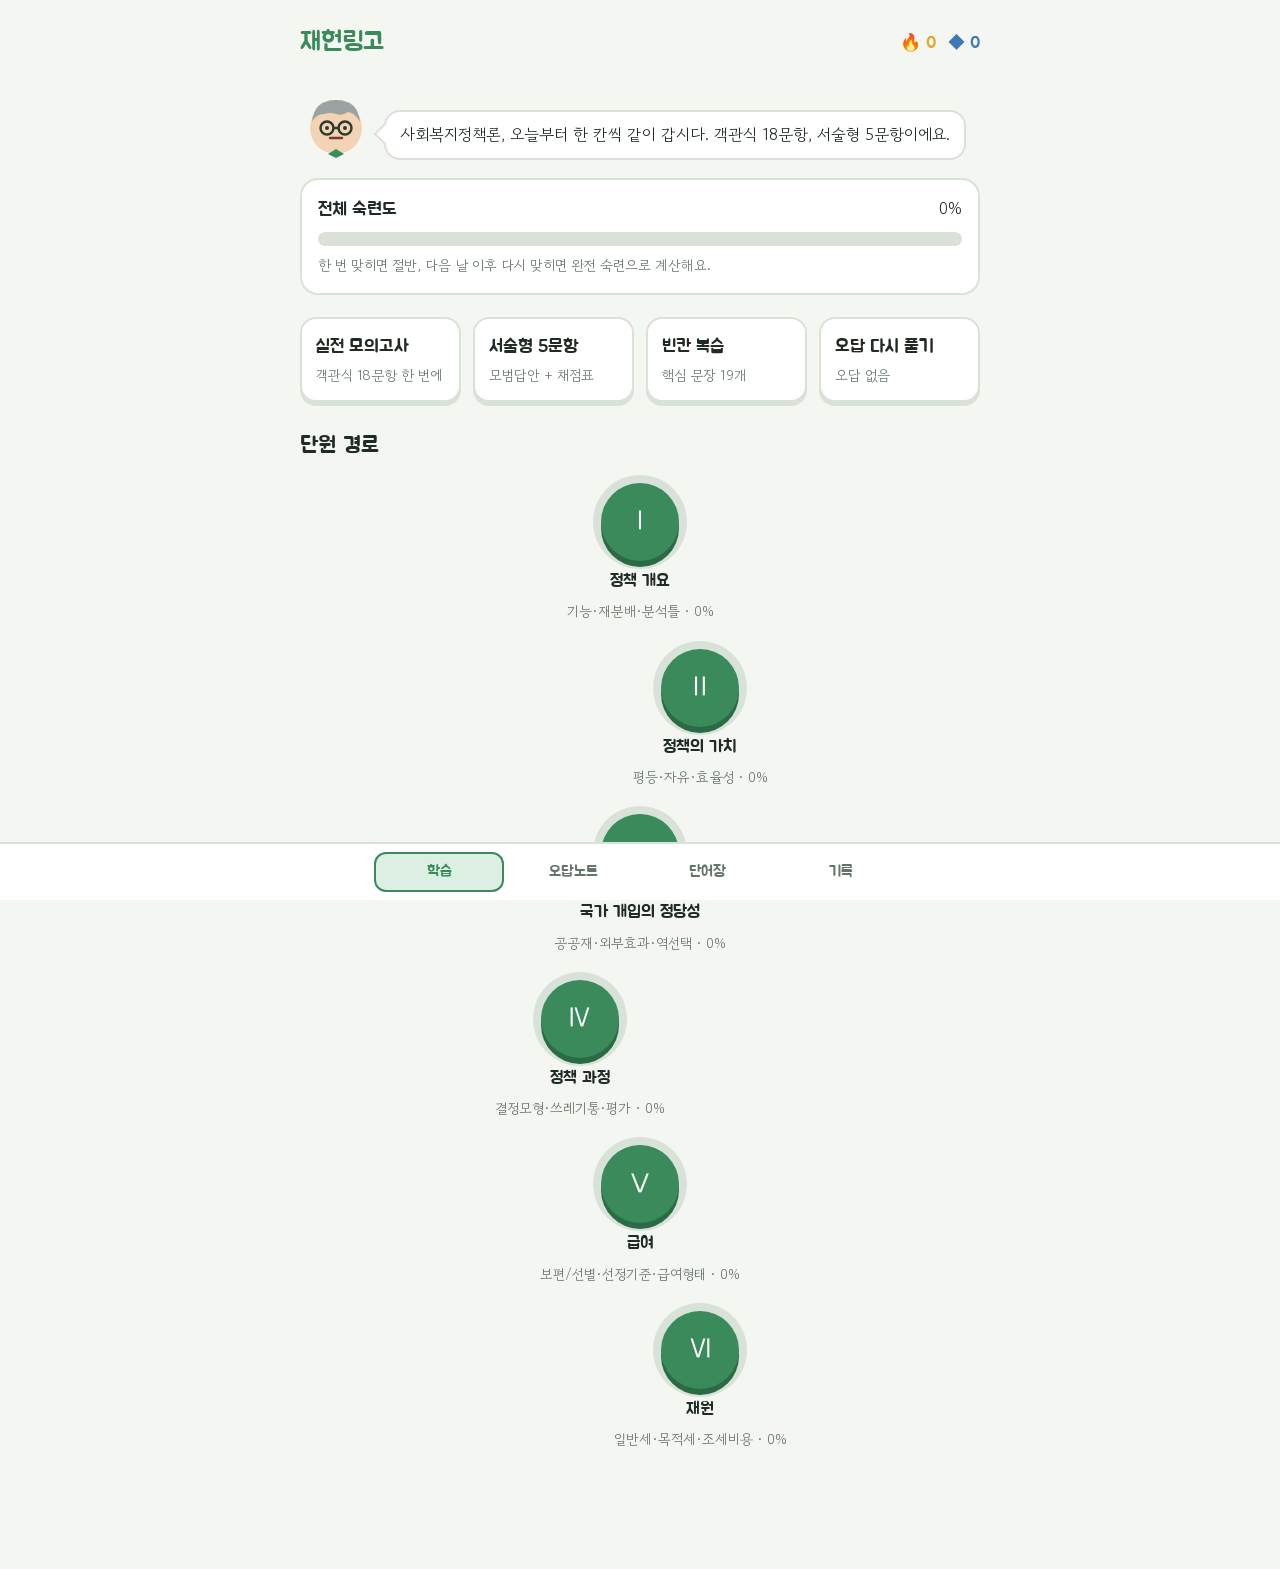
<file: 깃허브에_올릴것/claude/index.html>
<!doctype html>
<html lang="ko">
<head>
<meta charset="UTF-8">
<meta name="viewport" content="width=device-width,initial-scale=1,viewport-fit=cover">
<title>재헌링고</title>
<meta name="claude:viewport-fit-sides" content="cover">
<link rel="preconnect" href="https://fonts.googleapis.com">
<link rel="stylesheet" href="https://fonts.googleapis.com/css2?family=Jua&family=Gowun+Dodum&display=swap">
<style>
/* Layout: 한 줄 학습 경로(유닛 노드) + 하단 고정 탭바, 레슨은 전체화면 카드 */
:root{
  --bg:#f3f6f1; --card:#ffffff; --ink:#1f2b23; --muted:#66756b; --line:#d9e2d8;
  --green:#3a8a5c; --green-d:#2a6a45; --green-l:#dcefe2;
  --red:#d2504a; --red-l:#fbe3e1; --gold:#e3a42a; --gold-l:#fbefd2; --blue:#3f78b5;
  --display:"Jua","Apple SD Gothic Neo",sans-serif; --body:"Gowun Dodum","Apple SD Gothic Neo","Noto Sans KR",sans-serif;
}
@media (prefers-color-scheme:dark){:root:not([data-theme="light"]){--bg:#141b16;--card:#1d2620;--ink:#e6eee7;--muted:#9aaa9f;--line:#2f3b33;--green:#4fae78;--green-d:#3a8a5c;--green-l:#22392b;--red:#e5716b;--red-l:#3d2321;--gold:#efb94a;--gold-l:#3a2f17;--blue:#78a6d8;color-scheme:dark}}
:root[data-theme="dark"]{--bg:#141b16;--card:#1d2620;--ink:#e6eee7;--muted:#9aaa9f;--line:#2f3b33;--green:#4fae78;--green-d:#3a8a5c;--green-l:#22392b;--red:#e5716b;--red-l:#3d2321;--gold:#efb94a;--gold-l:#3a2f17;--blue:#78a6d8;color-scheme:dark}
*{box-sizing:border-box}
body{background:var(--bg);color:var(--ink);font-family:var(--body);font-size:16px;line-height:1.6;padding-left:max(16px,env(safe-area-inset-left,0px));padding-right:max(16px,env(safe-area-inset-right,0px));padding-bottom:90px}
h1,h2,h3{font-family:var(--display);font-weight:400;text-wrap:balance;margin:0}
button{font:inherit;color:inherit;cursor:pointer}
button:focus-visible,input:focus-visible,textarea:focus-visible{outline:3px solid var(--blue);outline-offset:2px}
.wrap{max-width:680px;margin:0 auto}
.top{display:flex;align-items:center;gap:12px;padding-block:14px;position:sticky;top:env(safe-area-inset-top,0px);background:var(--bg);z-index:5}
body::before{content:"";position:fixed;inset:0 0 auto;height:env(safe-area-inset-top,0px);z-index:10;background:var(--bg)}
.logo{font-family:var(--display);font-size:26px;color:var(--green);flex:1}
.stat{display:flex;align-items:center;gap:4px;font-family:var(--display);font-size:17px;font-variant-numeric:tabular-nums}
.stat.fire{color:var(--gold)} .stat.xp{color:var(--blue)}
.btn{border:0;border-radius:14px;padding:12px 18px;font-family:var(--display);font-size:17px;background:var(--green);color:#fff;box-shadow:0 4px 0 var(--green-d);transition:transform .08s}
.btn:active{transform:translateY(3px);box-shadow:0 1px 0 var(--green-d)}
.btn.ghost{background:var(--card);color:var(--ink);box-shadow:0 4px 0 var(--line);border:2px solid var(--line)}
.btn.red{background:var(--red);box-shadow:0 4px 0 #9c3530}
.btn:disabled{opacity:.45;pointer-events:none}
.btn.wide{width:100%}
.prof{display:flex;gap:12px;align-items:flex-end;margin-block:10px 18px}
.prof svg{flex:0 0 72px;width:72px;height:72px}
.bubble{background:var(--card);border:2px solid var(--line);border-radius:16px;padding:10px 14px;position:relative;min-width:0}
.bubble::before{content:"";position:absolute;left:-9px;bottom:16px;width:14px;height:14px;background:var(--card);border-left:2px solid var(--line);border-bottom:2px solid var(--line);transform:rotate(45deg)}
.mastery{background:var(--card);border:2px solid var(--line);border-radius:18px;padding:16px;display:grid;gap:8px;margin-bottom:22px}
.bar{height:14px;border-radius:9px;background:var(--line);overflow:hidden}
.bar i{display:block;height:100%;background:var(--green);border-radius:9px;transition:width .4s}
.small{font-size:14px;color:var(--muted)}
.path{display:grid;gap:26px;justify-items:center;padding-block:10px 20px}
.node{display:grid;justify-items:center;gap:6px;text-align:center;max-width:260px}
.node:nth-child(4n+2){transform:translateX(60px)} .node:nth-child(4n){transform:translateX(-60px)}
.disc{width:78px;height:78px;border-radius:50%;border:0;background:var(--green);color:#fff;font-family:var(--display);font-size:26px;box-shadow:0 6px 0 var(--green-d);position:relative}
.disc.done{background:var(--gold);box-shadow:0 6px 0 #a87612}
.disc:active{transform:translateY(4px);box-shadow:0 2px 0 var(--green-d)}
.ring{position:absolute;inset:-8px;border-radius:50%;background:conic-gradient(var(--green) calc(var(--p)*1%),var(--line) 0);z-index:-1}
.node b{font-family:var(--display);font-weight:400;font-size:17px}
.modes{display:grid;grid-template-columns:repeat(auto-fit,minmax(150px,1fr));gap:12px}
.mode{background:var(--card);border:2px solid var(--line);border-radius:16px;padding:14px;text-align:left;box-shadow:0 4px 0 var(--line);display:grid;gap:2px}
.mode b{font-family:var(--display);font-weight:400;font-size:18px}
.mode .badge{justify-self:start;font-size:13px;background:var(--red-l);color:var(--red);border-radius:8px;padding:0 8px}
.tabbar{position:fixed;left:0;right:0;bottom:0;background:var(--card);border-top:2px solid var(--line);display:flex;justify-content:center;gap:4px;padding:8px max(16px,env(safe-area-inset-right,0px)) calc(8px + env(safe-area-inset-bottom,0px)) max(16px,env(safe-area-inset-left,0px));z-index:6}
.tabbar button{flex:1;max-width:130px;border:2px solid transparent;background:none;border-radius:12px;padding:6px;font-family:var(--display);font-size:15px;color:var(--muted)}
.tabbar button[aria-current="true"]{border-color:var(--green);color:var(--green);background:var(--green-l)}
.section-title{margin:26px 0 10px;font-size:22px}
/* lesson */
.lesson{position:fixed;inset:0;background:var(--bg);z-index:20;overflow-y:auto;padding:calc(12px + env(safe-area-inset-top,0px)) max(16px,env(safe-area-inset-right,0px)) 190px max(16px,env(safe-area-inset-left,0px))}
.lhead{display:flex;gap:12px;align-items:center;max-width:680px;margin:0 auto 6px}
.x{border:0;background:none;font-size:26px;color:var(--muted);line-height:1;padding:4px}
.lhead .bar{flex:1}
.hearts{font-family:var(--display);color:var(--red);font-size:18px}
.qtype{font-family:var(--display);color:var(--muted);font-size:15px;letter-spacing:.05em}
.qtext{font-size:20px;font-weight:700;margin:4px 0 16px}
.opts{display:grid;gap:10px}
.opt{text-align:left;background:var(--card);border:2px solid var(--line);border-radius:14px;padding:12px 14px;box-shadow:0 3px 0 var(--line);display:flex;gap:10px;align-items:flex-start}
.opt .k{flex:0 0 26px;height:26px;border:2px solid var(--line);border-radius:8px;display:grid;place-items:center;font-size:13px;color:var(--muted)}
.opt.sel{border-color:var(--blue);background:color-mix(in srgb,var(--blue) 12%,var(--card))}
.opt.right{border-color:var(--green);background:var(--green-l)} .opt.wrong{border-color:var(--red);background:var(--red-l)}
.opt .why{display:block;font-size:14px;color:var(--muted);margin-top:4px}
.blank{display:inline-block;min-width:90px;border-bottom:3px solid var(--blue);padding:0 4px;color:var(--blue)}
.answer-in{width:100%;font:inherit;font-size:18px;padding:12px 14px;border:2px solid var(--line);border-radius:14px;background:var(--card);color:var(--ink)}
.chips{display:flex;flex-wrap:wrap;gap:8px;margin-top:12px}
.chip{border:2px solid var(--line);background:var(--card);border-radius:12px;padding:6px 12px;box-shadow:0 3px 0 var(--line)}
.foot{position:fixed;left:0;right:0;bottom:0;background:var(--card);border-top:2px solid var(--line);padding:14px max(16px,env(safe-area-inset-right,0px)) calc(14px + env(safe-area-inset-bottom,0px)) max(16px,env(safe-area-inset-left,0px));z-index:21}
.foot.ok{background:var(--green-l);border-color:var(--green)} .foot.no{background:var(--red-l);border-color:var(--red)}
.foot .in{max-width:680px;margin:0 auto;display:grid;gap:10px}
.fb h3{font-size:22px} .foot.ok h3{color:var(--green)} .foot.no h3{color:var(--red)}
.fb p{margin:2px 0;font-size:15px}
textarea{width:100%;min-height:180px;font:inherit;padding:12px;border:2px solid var(--line);border-radius:14px;background:var(--card);color:var(--ink)}
.model{background:var(--card);border:2px solid var(--green);border-radius:14px;padding:14px;margin-top:14px;white-space:pre-line}
.rub{display:grid;gap:8px;margin-top:12px}
.rub label{display:flex;gap:10px;align-items:flex-start;background:var(--card);border:2px solid var(--line);border-radius:12px;padding:10px}
.rub input{width:20px;height:20px;margin-top:3px;accent-color:var(--green)}
.card{background:var(--card);border:2px solid var(--line);border-radius:16px;padding:14px}
.list{display:grid;gap:10px}
.pair{display:grid;grid-template-columns:1fr 1fr;gap:8px}
@media (max-width:480px){.pair{grid-template-columns:1fr}.node:nth-child(4n+2){transform:translateX(36px)}.node:nth-child(4n){transform:translateX(-36px)}}
.pair div{border-radius:12px;padding:10px;background:var(--bg);min-width:0}
.pair b{font-family:var(--display);font-weight:400;font-size:17px;display:block}
.match{display:grid;grid-template-columns:1fr 1fr;gap:10px}
.match .opt{font-size:15px}
.done-screen{text-align:center;display:grid;gap:14px;justify-items:center;padding-top:30px}
.big{font-family:var(--display);font-size:40px;color:var(--gold)}
.tag{display:inline-block;font-size:13px;border-radius:8px;padding:0 8px;background:var(--green-l);color:var(--green)}
.tag.w{background:var(--red-l);color:var(--red)}
#toast{position:fixed;left:50%;bottom:100px;transform:translateX(-50%);background:var(--ink);color:var(--bg);padding:8px 16px;border-radius:12px;opacity:0;transition:opacity .2s;z-index:40;pointer-events:none}
#toast.on{opacity:1}
@media (prefers-reduced-motion:reduce){*{transition:none!important;animation:none!important}}
@keyframes pop{0%{transform:scale(.9)}60%{transform:scale(1.04)}100%{transform:scale(1)}}
.pop{animation:pop .25s}
</style>
</head>
<body>

<div class="wrap" id="app"></div>
<nav class="tabbar" id="tabs"></nav>
<div id="lesson" class="lesson" hidden></div>
<div id="toast" role="status" aria-live="polite"></div>

<script>
/* ============ 데이터: 필기(사회복지정책론 I~VI) 기반 ============ */
const UNITS=[
 {id:1,t:"정책 개요",s:"기능·재분배·분석틀"},
 {id:2,t:"정책의 가치",s:"평등·자유·효율성"},
 {id:3,t:"국가 개입의 정당성",s:"공공재·외부효과·역선택"},
 {id:4,t:"정책 과정",s:"결정모형·쓰레기통·평가"},
 {id:5,t:"급여",s:"보편/선별·선정기준·급여형태"},
 {id:6,t:"재원",s:"일반세·목적세·조세비용"}];

const MCQ=[
{id:"m1",u:1,q:"소득이 많은 사람에게서 적은 사람에게로 소득이 이전되는 재분배는?",o:["수직적 재분배","수평적 재분배","세대간 재분배","단기적 재분배"],a:0,w:["정답. 공공부조·누진세가 대표적이에요.","수평적은 소득이 같아도 욕구(질병 등)가 다른 집단 간 이전이에요. 예) 건강보험","세대간은 젊은 세대 → 노인 세대 이전이에요.","단기적은 현재 욕구를 위해 짧은 기간 안에 이루어지는 재분배예요."]},
{id:"m2",u:1,q:"젊은 세대가 낸 보험료로 노인 세대의 급여를 지급하는 재분배는?",o:["세대내 재분배","장기적 재분배","세대간 재분배","시장적 재분배"],a:2,w:["세대내는 같은 세대 안에서 소득을 나누는 것이에요.","장기적은 한 사람이 생애 전반에 걸쳐 모아 노후에 받는 거예요.","정답. 젊은 세대 → 노인 세대.","시장적 재분배는 민간이 자발적 동기로 하는 이전(예: 민간보험)이에요."]},
{id:"m3",u:1,q:"복지급여를 계속 받기 위해 근로를 줄이고 빈곤 상태에 머무르게 되는 역기능은?",o:["도덕적 해이","빈곤함정","역선택","무임승차"],a:1,w:["도덕적 해이는 위험 대비가 되어 있어 예방·주의 노력이 약해지는 것이에요(예: 실업급여).","정답. 일하면 급여가 끊기니 근로동기가 약해져요(예: 공공부조 수급).","역선택은 정보 비대칭 때문에 위험한 사람만 보험에 가입하는 현상이에요.","무임승차는 공공재에서 비용 없이 혜택만 보는 문제예요."]},
{id:"m4",u:1,q:"정책 선택에 관한 프로그램·계획을 분석해 '무엇이 그 정책을 이루는가'를 보는 분석은?",o:["과정분석","산출분석","성과분석","형성평가"],a:1,w:["과정분석은 정책이 어떤 정치적·사회적 과정을 거쳐 만들어졌는지 봐요.","정답. 누가, 무엇을, 어떻게, 무슨 재원으로 — 산출의 구체적 내용을 봐요.","성과분석은 실행 결과 무엇이 달라졌는지 효과를 봐요.","형성평가는 정책평가 유형이지 3P 분석이 아니에요."]},
{id:"m5",u:2,q:"결과가 아니라 출발선에서의 기회만 같게 하는, 가장 소극적인 평등은?",o:["수량적 평등","비례적 평등","기회적 평등","결과적 평등"],a:2,w:["수량적 평등은 모두에게 똑같이 나누는 가장 적극적인 평등이에요.","비례적 평등(형평)은 업적·기여·욕구에 따라 다르게 나눠요.","정답. 기회만 주고 결과는 묻지 않아 가장 소극적이에요.","결과적 평등은 수량적 평등에 가까운 개념이에요."]},
{id:"m6",u:2,q:"개인의 업적이나 기여에 따라 다르게 배분하는 평등으로 '형평'이라고도 하는 것은?",o:["비례적 평등","수량적 평등","기회적 평등","적극적 자유"],a:0,w:["정답. 열등처우의 원칙도 비례적 평등과 연결돼요.","수량적 평등은 기여와 상관없이 똑같이 나눠요.","기회적 평등은 출발선만 맞춰요.","자유의 개념이지 평등의 유형이 아니에요."]},
{id:"m7",u:2,q:"'무엇인가 할 수 있는 자유'로, 실현을 위해 국가의 적극적 개입이 필요한 자유는?",o:["소극적 자유","적극적 자유","시장의 자유","형식적 자유"],a:1,w:["소극적 자유는 간섭받지 않을 자유로, 자유주의자들이 선호해요.","정답. 복지정책은 소극적 자유를 줄이는 대신 적극적 자유를 늘려요.","필기 범위의 개념이 아니에요.","필기 범위의 개념이 아니에요."]},
{id:"m8",u:2,q:"정책 목표를 달성하는 자원이 꼭 필요한 사람에게 얼마나 집중되었는지를 뜻하는 효율성은?",o:["운영효율성","목표효율성","파레토 효율","배분적 효율"],a:1,w:["운영효율성은 정책을 운영하는 데 비용(인건비 등)이 얼마나 적게 드는지예요.","정답. 수단적 효율성 중 하나예요.","파레토 효율은 누구에게도 손해 없이는 누구도 더 나아질 수 없는 상태예요.","필기 범위의 용어가 아니에요."]},
{id:"m9",u:3,q:"국가가 복지를 제공해야 하는 근거 중, 누구나 이용할 수 있고 비용을 안 내도 배제할 수 없는 재화의 성격은?",o:["공공재","외부효과","정보의 비대칭","규모의 경제"],a:0,w:["정답. 비경합성·비배제성 → 무임승차 → 시장 공급이 어려워요.","외부효과는 거래 당사자가 아닌 제3자에게 이익·손해가 생기는 것이에요.","정보 비대칭은 소비자가 충분한 정보를 갖지 못하는 문제예요.","규모의 경제는 대규모 운영으로 비용이 줄어드는 거예요."]},
{id:"m10",u:3,q:"위험이 높은 사람만 민간보험에 가입해 보험료가 오르고 결국 시장이 무너지는 현상과 그 해결책으로 옳은 것은?",o:["도덕적 해이 – 본인부담금","역선택 – 국가의 강제가입 사회보험","외부효과 – 벌금 부과","빈곤함정 – 근로장려"],a:1,w:["도덕적 해이는 가입 '후' 행동이 달라지는 거예요.","정답. 모두를 강제가입시켜 위험을 분산해요.","외부효과는 제3자에게 미치는 효과예요.","빈곤함정은 역기능이지 시장실패가 아니에요."]},
{id:"m11",u:3,q:"다음 중 부정적 외부효과의 예와 국가 대응으로 가장 알맞은 것은?",o:["교육 – 국가 지원 확대","공장 오염물질 배출 – 벌금·규제","예방접종 – 무료 제공","의료 정보 부족 – 정보 제공"],a:1,w:["교육은 긍정적 외부효과예요.","정답. 자기 이익을 위해 피해를 주면 벌금으로 조정해요.","예방접종은 긍정적 외부효과예요.","정보 비대칭의 대응이에요."]},
{id:"m12",u:4,q:"기존 정책을 바탕으로 약간씩 수정·보완하는 결정모형과 그 한계는?",o:["합리모형 – 인간의 이성적 한계","만족모형 – 만족 기준이 불명확","점증모형 – 혁신이 어렵고 보수적","최적모형 – 초합리성의 모호함"],a:2,w:["합리모형 설명은 맞지만 '기존 정책 수정'은 점증모형이에요.","만족모형은 적당히 만족할 만한 대안을 고르는 모형이에요.","정답. 현실을 인정하지만 완전히 새로운 정책을 만들기 어려워요.","최적모형은 합리성+초합리성(직관)을 함께 봐요."]},
{id:"m13",u:4,q:"기본적 결정은 합리적으로, 세부 결정은 점증적으로 하는 결정모형은?",o:["혼합모형","최적모형","만족모형","쓰레기통 모형"],a:0,w:["정답. 합리+점증. 한계: 절충일 뿐 새롭지 않고 현실 적용이 어려워요.","최적모형은 경제적 합리성에 직관·판단력 같은 초합리성을 더해요.","만족모형은 최선이 아닌 '만족할 만한' 대안을 골라요.","쓰레기통 모형은 세 흐름이 우연히 만나 결정돼요."]},
{id:"m14",u:4,q:"쓰레기통 모형에서 정책결정이 이루어지는 '흐름'에 해당하지 않는 것은?",o:["문제흐름","정치흐름","해결책(정책)흐름","평가흐름"],a:3,w:["포함돼요. 예) 언론이 제기한 사회문제","포함돼요. 예) 정권교체, 여론","포함돼요. 예) 전문가·연구소의 대안","정답. 세 흐름은 문제·정치·해결책이에요. 조직화된 무질서 속에서 우연히 만나요."]},
{id:"m15",u:4,q:"정책이 끝난 후 사회에 얼마나 영향을 미쳤는지 효과를 양적으로 측정하는 평가는?",o:["형성평가","과정평가","총괄평가","산출분석"],a:2,w:["형성평가는 진행 중에 개선을 위해 해요.","과정평가는 정책이 계획대로 집행되는지 봐요.","정답. 정책이 다 끝나고 효과를 확인해요.","3P 분석 개념이에요."]},
{id:"m16",u:5,q:"전문가가 판단해 급여 여부와 수준을 결정하는 대상자 선정 기준은?",o:["귀속적 욕구","보상","진단적 차등","자산조사"],a:2,w:["귀속적 욕구는 특정 집단(노인, 아동 등)에 속하면 받는 기준이에요.","보상은 국가유공자처럼 기여·피해에 대한 보상이에요.","정답. 예) 장애등급 판정","자산조사는 소득·재산으로 증명하는 선별 기준이에요."]},
{id:"m17",u:5,q:"현금급여의 장점으로 가장 알맞은 것은?",o:["목표효율성이 높다","규모의 경제로 비용이 줄어든다","수급자의 선택권이 보장되고 낙인이 적다","급여가 다른 용도로 쓰일 위험이 없다"],a:2,w:["현물급여의 장점이에요.","현물급여의 장점이에요(대량 구매).","정답. 소비자 주권, 운영비용(행정비용)도 적어요.","현물급여의 장점이에요. 현금은 오용 위험이 있어요."]},
{id:"m18",u:6,q:"다음 중 역진적 성격이 가장 강한 재원은?",o:["개인소득세","법인세","소비세(부가가치세)","재산세"],a:2,w:["누진세라 재분배 효과가 커요.","기업에 부과돼 직접 역진적이진 않아요.","정답. 소득과 상관없이 똑같이 내 저소득층 부담이 커요.","필기 범위에서 역진세의 대표가 아니에요."]}
];

const BLANKS=[
{id:"b1",u:1,s:"사회복지정책의 3가지 기능은 사회통합, ___, 경제성장과 안정이다.",a:["소득재분배","재분배"],c:["소득재분배","빈곤함정","외부효과"]},
{id:"b2",u:1,s:"정책 분석의 3P는 과정, 산출, ___ 이다.",a:["성과"],c:["성과","평가","결과"]},
{id:"b3",u:1,s:"산출분석의 4가지 분석틀: 누구에게, 무엇을, 어떻게, ___ 재원으로",a:["무슨","어떤"],c:["무슨","언제","왜"]},
{id:"b4",u:1,s:"급여를 받기 위해 근로를 줄이는 역기능을 ___ 이라고 한다.",a:["빈곤함정"],c:["빈곤함정","도덕적해이","역선택"]},
{id:"b5",u:2,s:"간섭받지 않을 자유는 ___ 자유이다.",a:["소극적"],c:["소극적","적극적","형식적"]},
{id:"b6",u:2,s:"모두에게 동일하게 나누는 가장 적극적인 평등은 ___ 평등이다.",a:["수량적"],c:["수량적","비례적","기회적"]},
{id:"b7",u:2,s:"전체 사회의 자원을 모두가 행복하도록 배분해 더 이상 개선할 수 없는 상태를 ___ 효율이라 한다.",a:["파레토"],c:["파레토","목표","운영"]},
{id:"b8",u:3,s:"국가 개입의 근거: 공공재, 외부효과, 정보의 비대칭, 역선택, 도덕적 해이, ___",a:["규모의경제"],c:["규모의 경제","빈곤함정","점증주의"]},
{id:"b9",u:3,s:"위험한 사람만 보험에 가입하는 ___ 때문에 국가가 사회보험을 강제가입으로 운영한다.",a:["역선택"],c:["역선택","도덕적해이","외부효과"]},
{id:"b10",u:4,s:"합리모형과 점증모형을 결합한 것은 ___ 모형이다.",a:["혼합"],c:["혼합","최적","만족"]},
{id:"b11",u:4,s:"합리성에 직관·판단력 같은 초합리성까지 고려하는 것은 ___ 모형이다.",a:["최적"],c:["최적","혼합","쓰레기통"]},
{id:"b12",u:4,s:"쓰레기통 모형의 세 흐름은 문제흐름, 정치흐름, ___ 흐름이다.",a:["해결책","정책","해결"],c:["해결책","평가","재원"]},
{id:"b13",u:4,s:"정책 평가 유형 3가지: 총괄평가, 과정평가, ___ 평가",a:["형성"],c:["형성","성과","산출"]},
{id:"b14",u:5,s:"모든 사람에게 권리로 급여를 주는 원칙은 ___ 주의이다.",a:["보편"],c:["보편","선별","잔여"]},
{id:"b15",u:5,s:"소득·재산으로 자격을 증명해야 받는 기준은 ___ 이다.",a:["자산조사"],c:["자산조사","진단적 차등","귀속적 욕구"]},
{id:"b16",u:5,s:"일정 금액 안에서 서비스를 고를 수 있는, 현금과 현물의 중간 형태는 ___ 이다.",a:["바우처","증서"],c:["바우처","기회","세금공제"]},
{id:"b17",u:6,s:"소득이 많을수록 더 많이 내는 세금은 ___ 세이다.",a:["누진"],c:["누진","역진","목적"]},
{id:"b18",u:6,s:"특별한 목적을 위해 지출 용도를 정해 걷는 세금을 ___ 세라 하며, 대표적으로 사회보험료가 있다.",a:["목적"],c:["목적","일반","소비"]},
{id:"b19",u:6,s:"세금을 깎아주는 방식의 재원인 ___ 은 세금을 많이 내는 고소득층에게 유리하다.",a:["조세비용"],c:["조세비용","이용료","기부금"]}
];

const ESSAYS=[
{id:"e1",u:1,q:"사회복지정책의 기능 3가지와 역기능 2가지를 설명하시오.",m:"[기능]\n① 사회통합: 사회 구성원이 함께 살아갈 수 있도록 공동체 의식을 높이고, 원조하고 원조받을 수 있는 규칙을 만든다.\n② 소득재분배: 개인·집단 간 소득을 이전한다. 수직적(고소득→저소득), 수평적(같은 소득 내 욕구 차이, 예: 건강보험), 세대간(젊은 세대→노인 세대), 장기적·단기적 재분배 등이 있다.\n③ 경제성장과 안정: 최저 생활 보장으로 생산 경쟁력이 높아지고, 실업급여·공공근로 등으로 경기를 안정시키는 자동안정화 기능을 한다.\n\n[역기능]\n① 빈곤함정: 급여를 받기 위해 근로를 줄이고 빈곤에 머무른다.\n② 도덕적 해이: 위험 대비가 되어 있어 예방 노력이 약해진다(예: 실업급여).",r:["기능 3가지(사회통합·소득재분배·경제성장과 안정)를 모두 썼다","소득재분배 유형을 2개 이상 예시와 함께 썼다","경제 안정(자동안정화) 기능을 설명했다","빈곤함정을 정의했다","도덕적 해이를 예시와 함께 정의했다"]},
{id:"e2",u:4,q:"정책결정모형 5가지를 설명하고 각각의 한계를 쓰시오.",m:"① 합리모형: 인간은 이성적이라 모든 대안을 검토해 최선의 정책을 고른다. 한계: 인간은 그렇게 이성적이지 않고 시간·비용이 많이 들어 비현실적이다.\n② 만족모형: 최선이 아닌 '만족할 만한' 대안을 고른다. 한계: 어느 정도가 만족인지 기준이 불명확하다.\n③ 점증모형: 기존 정책을 바탕으로 약간씩 수정·보완한다. 한계: 현실은 인정하지만 혁신이 어렵고 보수적이다.\n④ 혼합모형: 합리+점증. 기본 결정은 합리적으로, 세부 결정은 점증적으로 한다. 한계: 두 모형의 절충일 뿐이며 현실 적용이 어렵다.\n⑤ 최적모형: 경제적 합리성에 직관·판단력 같은 초합리성을 더한다. 한계: 초합리성의 개념이 모호하고 구체적인 방법이 없다.",r:["5가지 모형 이름을 모두 썼다","합리·만족 모형의 한계를 썼다","점증모형의 '기존 정책 수정'과 보수성을 썼다","혼합모형을 합리+점증으로 설명했다","최적모형의 초합리성과 그 모호함을 썼다"]},
{id:"e3",u:3,q:"국가가 사회복지를 제공해야 하는 정당성(시장실패)을 4가지 이상 설명하시오.",m:"① 공공재: 비경합·비배제성 때문에 누구나 이용하고 무임승차가 생겨 시장이 공급하지 않으므로 국가가 제공한다.\n② 외부효과: 거래 당사자가 아닌 제3자에게 이익(긍정적: 교육·예방접종)이나 손해(부정적: 공해)가 생긴다. 긍정적은 국가가 지원하고 부정적은 벌금으로 규제한다.\n③ 정보의 비대칭: 소비자가 충분한 정보가 없어 합리적 선택이 어려우므로 국가가 정보 제공·규제를 한다.\n④ 역선택: 위험한 사람만 보험에 가입해 보험료가 오르고 시장이 무너지므로 국가가 강제가입 사회보험을 운영한다.\n⑤ 도덕적 해이: 가입 후 위험 예방 노력이 줄어든다. 국가가 감시하거나 본인부담으로 통제한다.\n⑥ 규모의 경제: 대규모로 운영하면 비용이 줄어 국가가 하는 편이 효율적이다.",r:["4가지 이상 근거를 나열했다","공공재를 무임승차와 연결했다","외부효과의 긍정/부정을 예시로 구분했다","역선택과 강제가입을 연결했다","도덕적 해이와 역선택의 차이(가입 전/후)가 드러난다"]},
{id:"e4",u:5,q:"보편주의와 선별주의를 비교하고, 현금급여와 현물급여의 장단점을 쓰시오.",m:"[보편주의 vs 선별주의]\n보편주의: 모든 국민에게 권리로 급여를 준다(예: 건강보험). 낙인이 없고 행정비용이 적으며 사회통합에 좋지만 비용이 많이 든다.\n선별주의: 사회적·신체적·경제적 기준(자산조사 등)으로 필요한 사람만 지원한다(예: 공공부조). 목표효율성은 높지만 낙인이 생기고 자산조사 비용이 든다.\n\n[현금 vs 현물]\n현물: 필요한 재화·서비스를 직접 제공. 목표효율성이 높고 규모의 경제로 대량 구매가 가능하지만, 선택권이 없고 낙인이 생긴다.\n현금: 직접 돈으로 준다. 선택의 자유(소비자 주권)가 있고 낙인이 적으며 운영비용이 적지만, 다른 용도로 쓰일 수 있다.",r:["보편주의를 정의하고 장점(낙인 없음 등)을 썼다","선별주의를 자산조사·낙인과 연결했다","현물급여의 장점(목표효율성·규모의 경제)을 썼다","현금급여의 장점(선택권·낙인↓)을 썼다","각각의 단점을 1개 이상 썼다"]},
{id:"e5",u:6,q:"사회복지 재원으로서 일반세, 목적세(사회보험료), 조세비용의 재분배 효과를 비교하시오.",m:"① 일반세: 개인소득세, 법인세, 소비세 등. 개인소득세는 누진세라 소득이 많을수록 많이 내어 재분배 효과가 크다. 반면 소비세는 소득과 상관없이 모두 같은 비율로 내 역진적이다.\n② 목적세(사회보험료): 특별한 목적을 위해 지출 용도를 정해 걷는다. 동일 비율 부과 + 소득 상한선 때문에 고소득자의 실질 부담률이 낮아져 역진적일 수 있다.\n③ 조세비용: 세금을 감면해 주는 방식(세금공제 등). 세금을 많이 내는 고소득층에게 유리하고, 세금을 안 내는 저소득층은 혜택이 없어 역진적이다.",r:["개인소득세의 누진성과 재분배 효과를 썼다","소비세의 역진성을 썼다","목적세(사회보험료)의 정의를 썼다","사회보험료 상한선으로 인한 역진성을 썼다","조세비용이 고소득층에 유리한 이유를 썼다"]}
];

const TERMS=[
{a:"수직적 재분배",ad:"고소득 → 저소득으로 이전",b:"수평적 재분배",bd:"같은 소득 내, 욕구 차이에 따른 이전 (건강보험)"},
{a:"세대간 재분배",ad:"젊은 세대 → 노인 세대",b:"세대내 재분배",bd:"같은 세대 안에서 소득을 나눔"},
{a:"장기적 재분배",ad:"생애 전반에 걸쳐 모아 노후에 받음",b:"단기적 재분배",bd:"현재 욕구 충족을 위한 짧은 기간의 이전"},
{a:"도덕적 해이",ad:"가입 '후' 예방 노력이 줄어듦",b:"역선택",bd:"가입 '전' 위험한 사람만 가입함"},
{a:"빈곤함정",ad:"급여 받으려 근로를 줄임",b:"도덕적 해이",bd:"대비가 있어 주의를 덜 함 (실업급여)"},
{a:"소극적 자유",ad:"간섭받지 않을 자유",b:"적극적 자유",bd:"무언가 할 수 있는 자유, 국가 개입 필요"},
{a:"수량적 평등",ad:"모두에게 똑같이, 가장 적극적",b:"비례적 평등",bd:"업적·기여에 따라 다르게 (형평)"},
{a:"기회적 평등",ad:"출발선만 같게, 가장 소극적",b:"수량적 평등",bd:"결과까지 똑같이"},
{a:"목표효율성",ad:"필요한 사람에게 자원을 집중",b:"운영효율성",bd:"운영 비용(인건비 등)이 적게 듦"},
{a:"점증모형",ad:"기존 정책을 조금씩 수정",b:"혼합모형",bd:"기본은 합리적, 세부는 점증적"},
{a:"최적모형",ad:"합리성 + 초합리성(직관)",b:"만족모형",bd:"만족할 만한 대안을 선택"},
{a:"총괄평가",ad:"정책이 끝난 후 효과를 양적으로",b:"형성평가",bd:"진행 중 개선을 위해"},
{a:"귀속적 욕구",ad:"특정 집단에 속하면 받음 (노인·아동)",b:"진단적 차등",bd:"전문가 판단으로 결정 (장애 판정)"},
{a:"보상",ad:"기여·피해에 대한 보상 (국가유공자)",b:"자산조사",bd:"소득·재산으로 증명 (선별주의)"},
{a:"현금급여",ad:"선택권 보장, 낙인 적음, 오용 위험",b:"현물급여",bd:"목표효율성↑, 규모의 경제, 선택권 없음"},
{a:"누진세",ad:"많이 벌수록 높은 세율 (소득세)",b:"역진세",bd:"저소득층 부담이 상대적으로 큼 (소비세)"},
{a:"일반세",ad:"용도를 정하지 않고 걷음",b:"목적세",bd:"특정 목적에만 씀 (사회보험료)"},
{a:"과정분석",ad:"정책이 만들어진 과정",b:"산출분석",bd:"정책을 이루는 구체적 내용 (누가·무엇을…)"}];

/* ============ 저장 ============ */
const KEY="jaeheonlingo.v1";
let S=load();
function blank(){return{items:{},xp:0,streak:0,last:null,essay:{},daily:{}}}
function load(){try{const r=localStorage.getItem(KEY);if(r){return Object.assign(blank(),JSON.parse(r))}}catch(e){}return blank()}
function save(){try{localStorage.setItem(KEY,JSON.stringify(S))}catch(e){}}
const today=()=>new Date().toISOString().slice(0,10);
function touchDay(){const t=today();if(S.last===t)return;const y=new Date(Date.now()-864e5).toISOString().slice(0,10);S.streak=S.last===y?S.streak+1:1;S.last=t}
function rec(id,ok){const it=S.items[id]||{c:0,w:0,lv:0,lastOk:null,wrongOpen:false};
 if(ok){it.c++;const t=today();if(it.lv===0)it.lv=1;else if(it.lastOk&&it.lastOk!==t)it.lv=2;else it.lv=Math.max(it.lv,1);it.lastOk=t;if(it.lv>=1&&it.wrongOpen&&it.streak>=1)it.wrongOpen=false;it.streak=(it.streak||0)+1;if(it.streak>=2)it.wrongOpen=false}
 else{it.w++;it.lv=0;it.streak=0;it.wrongOpen=true}
 S.items[id]=it;save()}
const ALL=[...MCQ.map(x=>x.id),...BLANKS.map(x=>x.id),...ESSAYS.map(x=>x.id)];
function lv(id){return(S.items[id]||{}).lv||0}
function pct(ids){if(!ids.length)return 0;return Math.round(ids.reduce((s,i)=>s+Math.min(lv(i),2),0)/(ids.length*2)*100)}
const wrongIds=()=>Object.keys(S.items).filter(k=>S.items[k].wrongOpen&&!k.startsWith("e"));

/* ============ UI 공통 ============ */
const $=s=>document.querySelector(s);
const esc=s=>String(s).replace(/[&<>"]/g,c=>({"&":"&amp;","<":"&lt;",">":"&gt;",'"':"&quot;"}[c]));
const shuffle=a=>{a=a.slice();for(let i=a.length-1;i>0;i--){const j=Math.random()*(i+1)|0;[a[i],a[j]]=[a[j],a[i]]}return a};
function toast(t){const e=$("#toast");e.textContent=t;e.classList.add("on");clearTimeout(e._t);e._t=setTimeout(()=>e.classList.remove("on"),1800)}
function prof(mood){const mouth=mood==="sad"?"M30 52 q6 -5 12 0":mood==="happy"?"M28 49 q8 8 16 0":"M30 50 h12";
return`<svg viewBox="0 0 72 72" aria-hidden="true"><circle cx="36" cy="40" r="26" fill="#f2d3b3"/><path d="M12 34 q2 -22 24 -22 q22 0 24 22 q-6 -10 -12 -10 q-6 4 -12 2 q-6 -2 -12 0 q-8 0 -12 8z" fill="#9aa3a0"/><circle cx="27" cy="40" r="6.5" fill="none" stroke="#2b3a31" stroke-width="2.4"/><circle cx="45" cy="40" r="6.5" fill="none" stroke="#2b3a31" stroke-width="2.4"/><path d="M33.5 40h5" stroke="#2b3a31" stroke-width="2.4"/><circle cx="27" cy="40" r="2" fill="#2b3a31"/><circle cx="45" cy="40" r="2" fill="#2b3a31"/><path d="${mouth}" fill="none" stroke="#7a3b2e" stroke-width="2.4" stroke-linecap="round"/><path d="M28 66 l8 -5 l8 5 l-8 4z" fill="#3a8a5c"/></svg>`}
function say(t,m){return`<div class="prof">${prof(m)}<div class="bubble">${t}</div></div>`}

/* ============ 홈/탭 ============ */
let tab="learn";
const TABS=[["learn","학습"],["wrong","오답노트"],["words","단어장"],["me","기록"]];
function renderTabs(){$("#tabs").innerHTML=TABS.map(([k,l])=>`<button aria-current="${k===tab}" data-t="${k}">${l}</button>`).join("");$("#tabs").querySelectorAll("button").forEach(b=>b.onclick=()=>{tab=b.dataset.t;render()})}
function header(){return`<div class="top"><div class="logo">재헌링고</div><div class="stat fire" title="연속 학습일">🔥 ${S.streak}</div><div class="stat xp" title="경험치">◆ ${S.xp}</div></div>`}
function render(){renderTabs();const a=$("#app");
 const w=wrongIds().length;
 if(tab==="learn"){const p=pct(ALL);
  const msg=p===0?"사회복지정책론, 오늘부터 한 칸씩 같이 갑시다. 객관식 18문항, 서술형 5문항이에요.":p<100?`지금 숙련도 ${p}%. 하루 지나서 다시 맞혀야 ‘완전 숙련’으로 쳐요.`:"전 범위 완전 숙련! 시험장에서 봅시다.";
  a.innerHTML=header()+say(msg,p===100?"happy":"")+`
  <div class="mastery"><div style="display:flex;justify-content:space-between"><b style="font-family:var(--display);font-weight:400;font-size:18px">전체 숙련도</b><span style="font-variant-numeric:tabular-nums">${p}%</span></div><div class="bar"><i style="width:${p}%"></i></div><div class="small">한 번 맞히면 절반, 다음 날 이후 다시 맞히면 완전 숙련으로 계산해요.</div></div>
  <div class="modes">
   <button class="mode" data-m="exam"><b>실전 모의고사</b><span class="small">객관식 18문항 한 번에</span></button>
   <button class="mode" data-m="essay"><b>서술형 5문항</b><span class="small">모범답안 + 채점표</span></button>
   <button class="mode" data-m="blank"><b>빈칸 복습</b><span class="small">핵심 문장 ${BLANKS.length}개</span></button>
   <button class="mode" data-m="wrong"><b>오답 다시 풀기</b>${w?`<span class="badge">${w}개 남음</span>`:`<span class="small">오답 없음</span>`}</button>
  </div>
  <h2 class="section-title">단원 경로</h2>
  <div class="path">${UNITS.map(u=>{const ids=unitIds(u.id);const up=pct(ids);return`<div class="node"><button class="disc ${up===100?"done":""}" style="--p:${up}" data-u="${u.id}" aria-label="${u.t} 레슨 시작"><span class="ring" style="--p:${up}"></span>${up===100?"★":["Ⅰ","Ⅱ","Ⅲ","Ⅳ","Ⅴ","Ⅵ"][u.id-1]}</button><b>${u.t}</b><span class="small">${u.s} · ${up}%</span></div>`}).join("")}</div>`;
  a.querySelectorAll("[data-u]").forEach(b=>b.onclick=()=>startUnit(+b.dataset.u));
  a.querySelectorAll("[data-m]").forEach(b=>b.onclick=()=>{const m=b.dataset.m;if(m==="exam")startExam();else if(m==="essay")startEssay(0);else if(m==="blank")startLesson(shuffle(BLANKS).map(x=>({t:"blank",d:x})),"빈칸 복습");else startWrong()});
 }
 else if(tab==="wrong"){const ids=wrongIds();
  a.innerHTML=header()+say(ids.length?`틀린 문제 ${ids.length}개. 두 번 연속 맞히면 오답노트에서 빠져요.`:"오답노트가 비었어요. 모의고사로 실력을 확인해 볼까요?",ids.length?"":"happy")+
  (ids.length?`<button class="btn wide" id="go">오답만 다시 풀기</button><h2 class="section-title">틀린 문제</h2><div class="list">${ids.map(id=>{const m=MCQ.find(x=>x.id===id),b=BLANKS.find(x=>x.id===id),it=S.items[id];
   if(m)return`<div class="card"><span class="tag w">객관식 · 틀림 ${it.w}회</span><p style="margin:6px 0"><b>${esc(m.q)}</b></p><p style="margin:0">정답: <b style="color:var(--green)">${esc(m.o[m.a])}</b></p><p class="small" style="margin:4px 0 0">${esc(m.w[m.a])}</p></div>`;
   return`<div class="card"><span class="tag w">빈칸 · 틀림 ${it.w}회</span><p style="margin:6px 0">${esc(b.s).replace("___",`<b style="color:var(--green)">${esc(b.a[0])}</b>`)}</p></div>`}).join("")}</div>`:"");
  const g=$("#go");if(g)g.onclick=startWrong;
 }
 else if(tab==="words"){
  a.innerHTML=header()+say("시험에서 제일 많이 틀리는 건 비슷한 단어끼리 헷갈릴 때예요. 짝지어서 외웁시다.")+`<button class="btn wide" id="mg">헷갈리는 단어 짝맞추기</button><h2 class="section-title">헷갈리는 단어 ${TERMS.length}쌍</h2><div class="list">${TERMS.map(t=>`<div class="card pair"><div><b>${t.a}</b>${t.ad}</div><div><b>${t.b}</b>${t.bd}</div></div>`).join("")}</div>`;
  $("#mg").onclick=startMatch;
 }
 else{const done=ALL.filter(i=>lv(i)===2).length,half=ALL.filter(i=>lv(i)===1).length;
  a.innerHTML=header()+say("학습 기록은 이 브라우저에 자동 저장돼요. 다른 기기로 옮기려면 백업 코드를 복사해 붙여넣으세요.")+`
  <div class="mastery"><div>완전 숙련 <b>${done}</b> · 한 번 맞힘 <b>${half}</b> · 아직 <b>${ALL.length-done-half}</b> <span class="small">(전체 ${ALL.length}개)</span></div>
  ${UNITS.map(u=>{const p=pct(unitIds(u.id));return`<div><div style="display:flex;justify-content:space-between"><span>${u.t}</span><span>${p}%</span></div><div class="bar"><i style="width:${p}%"></i></div></div>`}).join("")}</div>
  <div class="card" style="display:grid;gap:10px"><b style="font-family:var(--display);font-weight:400;font-size:18px">백업 · 불러오기</b>
  <textarea id="bk" style="min-height:90px" aria-label="백업 코드"></textarea>
  <div style="display:flex;gap:10px;flex-wrap:wrap"><button class="btn" id="cp">백업 코드 복사</button><button class="btn ghost" id="ld">붙여넣은 코드 불러오기</button><button class="btn ghost" id="rs">기록 초기화</button></div><span class="small" id="rsmsg"></span></div>`;
  const bk=$("#bk");bk.value=btoa(unescape(encodeURIComponent(JSON.stringify(S))));
  $("#cp").onclick=()=>{navigator.clipboard.writeText(bk.value).then(()=>toast("복사했어요")).catch(()=>{bk.select();toast("선택된 코드를 직접 복사하세요")})};
  $("#ld").onclick=()=>{try{S=Object.assign(blank(),JSON.parse(decodeURIComponent(escape(atob(bk.value.trim())))));save();toast("불러왔어요");render()}catch(e){toast("코드가 올바르지 않아요")}};
  let arm=false;$("#rs").onclick=()=>{if(!arm){arm=true;$("#rsmsg").textContent="한 번 더 누르면 모든 기록이 지워져요.";return}S=blank();save();toast("초기화했어요");render()};
 }
}
function unitIds(u){return[...MCQ.filter(x=>x.u===u),...BLANKS.filter(x=>x.u===u),...ESSAYS.filter(x=>x.u===u)].map(x=>x.id)}

/* ============ 레슨 엔진 ============ */
let L=null;
function startUnit(u){const items=[...MCQ.filter(x=>x.u===u).map(d=>({t:"mcq",d})),...BLANKS.filter(x=>x.u===u).map(d=>({t:"blank",d}))];startLesson(shuffle(items),UNITS[u-1].t)}
function startExam(){startLesson(MCQ.map(d=>({t:"mcq",d})),"실전 모의고사",true)}
function startWrong(){const ids=wrongIds();if(!ids.length){toast("오답이 없어요");return}startLesson(shuffle(ids.map(id=>{const m=MCQ.find(x=>x.id===id);return m?{t:"mcq",d:m}:{t:"blank",d:BLANKS.find(x=>x.id===id)}})),"오답 다시 풀기")}
function startLesson(q,title,exam){L={q,i:0,total:q.length,title,exam,right:0,firstWrong:new Set(),hearts:5,answered:false};$("#lesson").hidden=false;document.body.style.overflow="hidden";draw()}
function close(){$("#lesson").hidden=true;document.body.style.overflow="";L=null;render()}
function draw(){const el=$("#lesson");if(L.i>=L.q.length)return finish();
 const it=L.q[L.i],prog=Math.round(Math.min(L.i,L.total)/L.total*100);
 let body="";
 if(it.t==="mcq"){const d=it.d;it.order=it.order||shuffle([0,1,2,3]);
  body=`<div class="qtype">객관식 · ${UNITS[d.u-1].t}</div>`+say(`<div class="qtext" style="margin:0">${esc(d.q)}</div>`)+`<div class="opts">${it.order.map((oi,k)=>`<button class="opt" data-o="${oi}"><span class="k">${k+1}</span><span>${esc(d.o[oi])}<span class="why" hidden>${esc(d.w[oi])}</span></span></button>`).join("")}</div>`}
 else{const d=it.d;const typed=!!it.typed;
  body=`<div class="qtype">빈칸 채우기 · ${UNITS[d.u-1].t}</div>`+say(typed?"이번엔 보기 없이 직접 써 보세요.":"빈칸에 들어갈 말을 고르세요.")+`<p class="qtext">${esc(d.s).replace("___",'<span class="blank" id="bl">&nbsp;</span>')}</p>`+
  (typed?`<input class="answer-in" id="ans" placeholder="정답 입력" autocomplete="off">`:`<div class="chips">${shuffle(d.c).map(c=>`<button class="chip" data-c="${esc(c)}">${esc(c)}</button>`).join("")}</div>`)}
 el.innerHTML=`<div class="lhead"><button class="x" id="cl" aria-label="그만하기">✕</button><div class="bar"><i style="width:${prog}%"></i></div>${L.exam?"":`<span class="hearts">♥ ${L.hearts}</span>`}</div><div class="wrap">${body}</div>
 <div class="foot" id="ft"><div class="in"><div class="fb" id="fb"></div><button class="btn wide" id="chk" disabled>확인</button></div></div>`;
 $("#cl").onclick=close;L.answered=false;let pick=null;
 el.querySelectorAll(".opt").forEach(b=>b.onclick=()=>{if(L.answered)return;el.querySelectorAll(".opt").forEach(x=>x.classList.remove("sel"));b.classList.add("sel");pick=+b.dataset.o;$("#chk").disabled=false});
 el.querySelectorAll(".chip").forEach(b=>b.onclick=()=>{if(L.answered)return;el.querySelectorAll(".chip").forEach(x=>x.style.borderColor="");b.style.borderColor="var(--blue)";pick=b.dataset.c;$("#bl").textContent=pick;$("#chk").disabled=false});
 const ans=$("#ans");if(ans){ans.focus();ans.oninput=()=>{pick=ans.value;$("#chk").disabled=!ans.value.trim()};ans.onkeydown=e=>{if(e.key==="Enter"&&!$("#chk").disabled)$("#chk").click()}}
 document.onkeydown=e=>{if(it.t==="mcq"&&!L.answered&&/^[1-4]$/.test(e.key)){el.querySelectorAll(".opt")[+e.key-1].click()}};
 $("#chk").onclick=()=>{if(!L.answered)check(it,pick);else{L.i++;draw()}};
}
const norm=s=>String(s).replace(/\s|’|'|‘/g,"").toLowerCase();
function check(it,pick){L.answered=true;const el=$("#lesson");let ok,fb;
 if(it.t==="mcq"){const d=it.d;ok=pick===d.a;
  el.querySelectorAll(".opt").forEach(b=>{const o=+b.dataset.o;b.querySelector(".why").hidden=false;if(o===d.a)b.classList.add("right");else if(o===pick)b.classList.add("wrong")});
  fb=ok?`<h3>정답이에요!</h3><p>${esc(d.w[d.a])}</p>`:`<h3>아쉬워요</h3><p>정답: <b>${esc(d.o[d.a])}</b> — 선택지마다 해설을 확인해 보세요.</p>`}
 else{const d=it.d;ok=d.a.some(a=>norm(a)===norm(pick));$("#bl").textContent=pick;
  fb=ok?`<h3>정답이에요!</h3><p>${esc(d.s.replace("___",d.a[0]))}</p>`:`<h3>아쉬워요</h3><p>정답: <b>${esc(d.a[0])}</b></p>`;
  if(ok&&!it.typed&&!L.exam){L.q.push({t:"blank",d,typed:true});L.total++}}
 rec(it.d.id,ok);
 if(ok){L.right++;S.xp+=10}else{L.firstWrong.add(it.d.id);if(!L.exam){L.hearts=Math.max(0,L.hearts-1);L.q.push({t:it.t,d:it.d,typed:it.typed});L.total++}}
 touchDay();save();
 $("#ft").className="foot "+(ok?"ok":"no");$("#fb").innerHTML=fb;$("#fb").classList.add("pop");
 const c=$("#chk");c.textContent="계속";c.disabled=false;if(!ok)c.classList.add("red");c.focus();
}
function finish(){document.onkeydown=null;const el=$("#lesson");const n=L.exam?MCQ.length:L.total,score=L.exam?L.right:null;
 const wrongList=[...L.firstWrong].map(id=>MCQ.find(x=>x.id===id)||BLANKS.find(x=>x.id===id));
 const msg=L.exam?(score===18?"만점! 이대로만 하면 됩니다.":score>=14?"좋아요. 틀린 것만 잡으면 만점이에요.":"괜찮아요. 오답노트로 한 번 더 돌려봅시다."):(L.firstWrong.size?"틀린 문제는 끝에서 다시 나왔죠. 내일 한 번 더 보면 완전히 내 것이 돼요.":"한 번도 안 틀렸어요! 내일 다시 맞히면 완전 숙련이에요.");
 el.innerHTML=`<div class="wrap done-screen">${prof("happy").replace("<svg",'<svg style="width:120px;height:120px"')}<h2>${esc(L.title)} 완료</h2><div class="big">${L.exam?`${score} / 18`:`+${L.right*10} XP`}</div>${say(msg,"happy")}
 ${wrongList.length?`<div class="card" style="text-align:left;width:100%"><b>이번에 틀린 문제 (오답노트에 저장됨)</b><ul style="margin:6px 0 0;padding-left:20px">${wrongList.map(d=>`<li>${esc(d.q||d.s)}</li>`).join("")}</ul></div>`:""}
 <div style="display:flex;gap:10px;flex-wrap:wrap;justify-content:center">${wrongList.length?`<button class="btn" id="rw">오답 바로 풀기</button>`:""}<button class="btn ghost" id="hm">홈으로</button></div></div>`;
 $("#hm").onclick=close;const rw=$("#rw");if(rw)rw.onclick=()=>{startWrong()};
}

/* ============ 서술형 ============ */
function startEssay(i){$("#lesson").hidden=false;document.body.style.overflow="hidden";const e=ESSAYS[i],st=S.essay[e.id]||{draft:"",chk:[]};
 const el=$("#lesson");
 el.innerHTML=`<div class="lhead"><button class="x" id="cl" aria-label="닫기">✕</button><div class="bar"><i style="width:${i/5*100}%"></i></div><span class="small">${i+1}/5</span></div><div class="wrap">
 <div class="qtype">서술형 ${i+1} · ${UNITS[e.u-1].t}</div>${say(`<b>${esc(e.q)}</b>`)}
 <textarea id="dr" placeholder="먼저 보지 말고 직접 써 보세요. 자동 저장돼요.">${esc(st.draft)}</textarea>
 <div id="rv"></div></div>
 <div class="foot"><div class="in" style="grid-template-columns:1fr 1fr"><button class="btn ghost" id="pv" ${i===0?"disabled":""}>이전</button><button class="btn" id="sh">모범답안 보기</button></div></div>`;
 $("#cl").onclick=()=>{$("#lesson").hidden=true;document.body.style.overflow="";render()};
 $("#dr").oninput=ev=>{st.draft=ev.target.value;S.essay[e.id]=st;save()};
 $("#pv").onclick=()=>startEssay(i-1);
 const show=()=>{$("#rv").innerHTML=`<div class="model"><b>모범답안</b>\n${esc(e.m)}</div><h3 style="margin-top:16px">채점표 · 내 답안에 있으면 체크</h3><div class="rub">${e.r.map((r,k)=>`<label><input type="checkbox" data-k="${k}" ${st.chk.includes(k)?"checked":""}><span>${esc(r)}</span></label>`).join("")}</div><p class="small" id="sc"></p>`;
  const upd=()=>{const n=st.chk.length;$("#sc").textContent=`${n} / ${e.r.length} 충족 · 전부 체크해야 숙련으로 기록돼요.`};upd();
  $("#rv").querySelectorAll("input").forEach(c=>c.onchange=()=>{const k=+c.dataset.k;st.chk=c.checked?[...new Set([...st.chk,k])]:st.chk.filter(x=>x!==k);S.essay[e.id]=st;save();upd()});
  const sh=$("#sh");sh.textContent=i<4?"채점 완료 · 다음":"채점 완료";sh.onclick=()=>{const full=st.chk.length===e.r.length;rec(e.id,full);if(full)S.xp+=30;touchDay();save();toast(full?"완벽해요! +30 XP":"빠진 항목을 다시 써 보세요");if(i<4)startEssay(i+1);else{$("#lesson").hidden=true;document.body.style.overflow="";render()}}};
 $("#sh").onclick=show;
}

/* ============ 단어 짝맞추기 ============ */
function startMatch(){const pick=shuffle(TERMS).slice(0,5);const left=[],right=[];pick.forEach((t,i)=>{const useA=Math.random()<.5;left.push({k:i,v:useA?t.a:t.b});right.push({k:i,v:useA?t.ad:t.bd})});
 const R=shuffle(right),el=$("#lesson");el.hidden=false;document.body.style.overflow="hidden";let sel=null,done=0,miss=0;
 el.innerHTML=`<div class="lhead"><button class="x" id="cl" aria-label="닫기">✕</button><div class="bar"><i id="mb" style="width:0"></i></div></div><div class="wrap"><div class="qtype">헷갈리는 단어</div>${say("용어와 뜻을 짝지어 보세요. 비슷한 짝이 섞여 있어요.")}<div class="match"><div class="opts">${left.map(x=>`<button class="opt" data-s="L" data-k="${x.k}">${esc(x.v)}</button>`).join("")}</div><div class="opts">${R.map(x=>`<button class="opt" data-s="R" data-k="${x.k}">${esc(x.v)}</button>`).join("")}</div></div></div>`;
 $("#cl").onclick=()=>{el.hidden=true;document.body.style.overflow="";render()};
 el.querySelectorAll(".opt").forEach(b=>b.onclick=()=>{if(b.disabled)return;if(!sel||sel.dataset.s===b.dataset.s){el.querySelectorAll(".opt.sel").forEach(x=>x.classList.remove("sel"));b.classList.add("sel");sel=b;return}
  if(sel.dataset.k===b.dataset.k){[sel,b].forEach(x=>{x.classList.remove("sel");x.classList.add("right");x.disabled=true});done++;$("#mb").style.width=done*20+"%";
   if(done===5){S.xp+=15;touchDay();save();setTimeout(()=>{toast(miss?`완료! 실수 ${miss}번`:"완벽해요! +15 XP");startMatch()},600)}}
  else{miss++;[sel,b].forEach(x=>{x.classList.add("wrong");setTimeout(()=>x.classList.remove("wrong","sel"),500)})}sel=null});
}

render();
</script>
</body>
</html>
</file>
<file: style.css>
@import url('https://fonts.googleapis.com/css2?family=Noto+Sans+KR:wght@400;500;600;700;800;900&display=swap');
:root{--ink:#263e33;--muted:#738077;--green:#326448;--lime:#d9ef9f;--bg:#fafbf7;--line:#e4e9df;--soft:#f0f3eb;--shadow:0 4px 0 #dce3d6}*{box-sizing:border-box}body{margin:0;background:var(--bg);color:var(--ink);font:14px/1.65 'Noto Sans KR',-apple-system,BlinkMacSystemFont,sans-serif;letter-spacing:-.035em}button,input,textarea,select{font:inherit;color:inherit}button,a{ -webkit-tap-highlight-color:transparent}button{cursor:pointer}button:disabled{cursor:default;opacity:.48}button,a,input,textarea,select{outline-offset:4px}button:focus-visible,a:focus-visible,input:focus-visible,textarea:focus-visible,select:focus-visible{outline:3px solid #7b9fdf}button{border:0;background:none}a{color:var(--green);text-decoration:none}a:hover{text-decoration:underline}svg{vertical-align:middle}.icon{width:22px;height:22px;fill:none;stroke:currentColor;stroke-width:1.8;stroke-linecap:round;stroke-linejoin:round;flex-shrink:0}.sidebar{width:224px;position:fixed;left:0;top:0;bottom:0;border-right:1px solid var(--line);padding:34px 20px 22px;background:#fff;display:flex;flex-direction:column;z-index:20}.brand{display:flex;align-items:center;gap:10px;color:#315b3f;font-weight:900;font-size:25px;letter-spacing:-1.5px;padding:0 12px}.brandmark{width:37px;height:40px;transform:rotate(-7deg);display:grid;place-items:center;background:#d9edb2;border-radius:12px}.brandmark .icon{width:25px;height:25px}.side-label{font-size:10px;letter-spacing:2px;color:#9aa195;margin:5px 0 34px 59px;font-weight:700}.nav{display:grid;gap:9px}.nav button{display:flex;align-items:center;gap:14px;text-align:left;border:1px solid transparent;border-radius:13px;padding:14px 16px;color:#7b847e;font-weight:700;font-size:14px;white-space:nowrap}.nav button.active{background:#eff6e6;color:#376143;border-color:#d8e7c8;box-shadow:0 2px 0 #dbe7cf}.nav button:hover{background:#f4f7ef}.nav .badge{font-size:10px;background:#eee4db;color:#ab7749;padding:0 6px;border-radius:5px;margin-left:auto}.side-bottom{margin-top:auto}.side-note{border:1px solid var(--line);border-radius:16px;padding:15px;background:#f9faf5}.side-note strong{display:block;font-size:12px;margin:8px 0 4px}.side-note p{font-size:11px;color:var(--muted);margin:0}.side-note>svg{color:#75924d}.side-footer{display:flex;align-items:center;gap:8px;padding:19px 3px 0;font-size:11px;color:var(--muted)}.save-dot{width:6px;height:6px;background:#78a26a;border-radius:50%;display:inline-block}.workspace{margin-left:224px}.topbar{height:86px;border-bottom:1px solid var(--line);display:flex;align-items:center;justify-content:space-between;padding:0 44px;background:rgba(255,255,255,.72);gap:15px}.course-label{font-size:12px;font-weight:600;display:flex;align-items:center;gap:10px;color:#6e7e71}.course-label .icon{width:18px}.stats{display:flex;align-items:center;gap:27px;font-size:13px;font-weight:800}.stat{display:flex;gap:7px;align-items:center}.stat.flame{color:#c98445}.stat.xp{color:#9e9c42}.stat.saved{font-size:11px;font-weight:500;color:#8b948c}.avatar{background:#e3edda;width:34px;height:34px;display:grid;place-items:center;border-radius:50%;color:#4e6e48;border:3px solid white;box-shadow:0 0 0 1px #dfe5d9}.main{max-width:1320px;margin:auto;padding:34px 44px 60px}.eyebrow{font-size:10px;font-weight:800;letter-spacing:1.6px;color:#7b9075;text-transform:uppercase}.heading-row{display:flex;justify-content:space-between;align-items:flex-start;gap:15px;margin-bottom:23px}.heading-row h1{font-size:27px;line-height:1.45;margin:4px 0 4px;letter-spacing:-1.2px;font-weight:800}.heading-row p{color:var(--muted);font-size:12px;margin:3px 0}.pill{border:1px solid var(--line);border-radius:20px;padding:6px 12px;color:#73826b;font-size:11px;background:#fff;white-space:nowrap}.pill svg{width:14px;height:14px;margin-right:5px}.dashboard-grid{display:grid;grid-template-columns:minmax(0,1fr) 272px;gap:25px;align-items:start}.hero{background:#eaf1dc;border:1px solid #e0e9ce;border-radius:23px;min-height:238px;position:relative;overflow:hidden;padding:29px 29px 27px}.hero .eyebrow{color:#5e784d;letter-spacing:.8px}.hero h2{font-size:25px;line-height:1.5;margin:9px 0 9px;letter-spacing:-1.1px;font-weight:800;position:relative;z-index:1}.hero p{font-size:12px;max-width:58%;color:#72816a;margin:0 0 21px}.hero .primary{position:relative;z-index:1}.professor-hero{position:absolute;right:8px;bottom:-3px;width:225px;height:236px}.hero-spark{position:absolute;top:24px;right:24px;color:#9db67a;font-size:22px}.btn{display:inline-flex;justify-content:center;align-items:center;gap:8px;border-radius:11px;font-weight:700;padding:10px 17px;font-size:12px;transition:transform .15s,background .15s;min-height:43px}.btn:active:not(:disabled){transform:translateY(2px)}.primary{background:var(--green);color:white;box-shadow:0 4px 0 #234a34}.primary:hover{background:#29563d}.primary .icon{width:17px;height:17px}.secondary{background:white;border:1px solid #dce3d7;box-shadow:0 3px 0 #e6eadf}.secondary:hover{background:#f5f8ef}.ghost{border:1px solid var(--line);color:#788773;font-size:11px}.danger{color:#a84a42;border:1px solid #ecd2cb;background:#fff7f5}.quick-modes{display:grid;grid-template-columns:repeat(4,1fr);gap:10px;margin:20px 0 28px}.mode{display:flex;gap:9px;align-items:center;text-align:left;padding:14px 10px;border-radius:14px;background:white;border:1px solid var(--line);box-shadow:0 3px 0 #eef0e8}.mode:hover{border-color:#b5c8a5;transform:translateY(-1px)}.mode-symbol{display:grid;place-items:center;width:33px;height:34px;border-radius:10px;background:#eef4e7;color:#759350;font-weight:800;font-size:12px}.mode:nth-child(2) .mode-symbol{background:#edf0fb;color:#7d87b6}.mode:nth-child(3) .mode-symbol{background:#fcf0df;color:#ba9557}.mode:nth-child(4) .mode-symbol{background:#f1eafb;color:#9c83b3}.mode strong{display:block;font-size:11px}.mode small{font-size:9px;color:#8a9488;display:block;margin-top:2px}.section-title{display:flex;justify-content:space-between;align-items:center;gap:10px;margin:22px 0 15px}.section-title h2,.section-title h3{font-size:16px;margin:0;font-weight:800}.section-title span{font-size:10px;color:#8b9486}.path{position:relative}.path:before{position:absolute;left:34px;top:25px;bottom:30px;content:'';border-left:3px dashed #dfe6d7;z-index:0}.unit-row{display:flex;gap:18px;position:relative;margin-bottom:17px;align-items:center}.node{border-radius:50%;width:70px;height:70px;display:grid;place-items:center;flex-shrink:0;background:#e5eddb;border:5px solid var(--bg);box-shadow:0 0 0 1px #e4eadb;color:#93a580;position:relative}.node .icon{width:28px;height:28px}.unit-row.current .node{background:#a9ca77;color:#fff;box-shadow:0 0 0 1px #b5ca98,0 5px 0 #c3d5a9}.unit-card{background:#fff;border:1px solid var(--line);border-radius:16px;padding:16px 19px;flex:1;display:flex;align-items:center;gap:12px;min-width:0;transition:.15s}.unit-row.current .unit-card{background:#f4f8eb;border-color:#ccddb9;box-shadow:0 3px 0 #e1e9d4}.unit-card .eyebrow{font-size:9px;letter-spacing:1px}.unit-card h3{margin:3px 0;font-size:14px}.unit-card p{font-size:10px;color:#8a9385;margin:0}.unit-info{flex:1;min-width:0}.unit-side{display:flex;align-items:center;gap:12px}.unit-mini{font-size:10px;color:#8d9a85;white-space:nowrap}.circle-btn{width:31px;height:31px;background:#f1f5e8;border:1px solid #e0e7d7;border-radius:9px;display:grid;place-items:center;flex-shrink:0}.current .circle-btn{background:#336448;color:white;border-color:#336448}.circle-btn svg{width:16px;height:16px}.right-rail{display:grid;gap:17px}.panel{border:1px solid var(--line);border-radius:18px;padding:22px;background:#fff}.panel h3{margin:0 0 17px;font-size:14px;font-weight:800}.week{display:flex;justify-content:space-between}.day{text-align:center;font-size:9px;color:#9da496}.day b{display:grid;place-items:center;border:1px solid #e8ecdf;width:26px;height:28px;border-radius:9px;margin-top:7px;font-size:11px;font-weight:600;background:#f9faf5}.day.done b{background:#b8d88d;color:#fff;border-color:#b8d88d}.day.today b{border:1px solid #82a85f;color:#75984e;background:#f0f6e8}.goal-label{font-size:11px;display:flex;justify-content:space-between;margin:20px 0 9px}.goal-label span{color:#9aa48d;font-size:10px}.progress{height:7px;border-radius:9px;background:#eef1e7;overflow:hidden}.progress>i{display:block;background:#a7c973;height:100%;border-radius:9px;transition:width .4s}.panel-foot{color:#929c88;font-size:10px;margin-top:10px}.mastery-panel{text-align:center}.mastery-panel h3{text-align:left}.donut{width:119px;height:119px;border-radius:50%;background:conic-gradient(#9bbf68 calc(var(--p)*1%),#eff2e9 0);margin:6px auto 15px;display:grid;place-items:center;position:relative}.donut:before{content:'';position:absolute;inset:10px;background:white;border-radius:50%}.donut b{position:relative;line-height:1.3;font-size:27px;letter-spacing:-1px}.donut b small{display:block;font-size:9px;letter-spacing:0;color:#95a187;font-weight:500;margin-top:5px}.legend{font-size:10px;color:#94a087;display:flex;justify-content:center;gap:12px}.legend span:before{content:'';display:inline-block;width:6px;height:6px;background:#aacb80;border-radius:50%;margin-right:4px}.legend span:last-child:before{background:#e5eadc}.mini-info{font-size:10px;color:#8c9784;margin-top:13px;padding-top:12px;border-top:1px solid #f0f2e9}.term-preview{background:#fcfaf3;border-color:#eee8d9}.term-preview h3{display:flex;justify-content:space-between;font-size:12px;color:#9c8a61}.term-preview .icon{width:17px}.term-preview strong{font-size:17px;display:block;margin:3px 0 8px}.term-preview p{font-size:11px;color:#9b9483;line-height:1.9}.text-btn{font-size:11px;font-weight:700;color:#8a8c69;padding:3px 0}.text-btn .icon{width:13px;height:13px}.footer-note{font-size:10px;color:#99a18f;display:flex;align-items:center;justify-content:space-between;border-top:1px solid var(--line);padding-top:19px;margin-top:26px;gap:10px}.footer-note button{font-size:10px;color:#818e77}.resume{background:#f0f4e8;border:1px solid #d9e2cc;border-radius:12px;padding:12px 16px;margin-bottom:18px;display:flex;justify-content:space-between;align-items:center;font-size:12px}.toolbar{display:flex;gap:10px;margin:19px 0;flex-wrap:wrap}.search{background:white;border:1px solid var(--line);border-radius:11px;padding:11px 14px;min-width:220px;flex:1}.select{border:1px solid var(--line);border-radius:10px;background:white;padding:10px 13px}.filter{border:1px solid var(--line);background:white;padding:8px 14px;border-radius:10px;font-size:12px}.filter.active{border-color:#92ad76;background:#eff6e6;color:#426333}.empty{padding:42px 24px;border:1px dashed #d8e2ce;border-radius:20px;text-align:center;background:#f5f8ee}.empty>.icon{width:44px;height:44px;color:#92ae73}.empty h3{margin:15px 0 5px}.empty p{color:var(--muted);font-size:12px;margin:0 0 18px}.review-row{padding:18px 20px;border:1px solid var(--line);border-radius:14px;background:white;display:flex;align-items:center;gap:16px;margin-bottom:12px}.review-row>div{flex:1}.review-row strong{font-size:13px;font-weight:600}.review-row p{font-size:10px;color:var(--muted);margin:5px 0}.tag{font-size:9px;font-weight:600;background:#eef3e7;border-radius:5px;padding:3px 7px;color:#799062;display:inline-block;margin:0 4px 5px 0}.tag.orange{background:#fff0dd;color:#ae8953}.tag.purple{background:#f2ecf9;color:#9373aa}.term-grid{display:grid;grid-template-columns:repeat(3,1fr);gap:15px}.term-card{background:white;border:1px solid var(--line);border-radius:16px;padding:20px;display:flex;flex-direction:column}.term-card h3{margin:5px 0;font-size:17px}.term-card p{color:#7b8777;font-size:12px;line-height:1.9;margin:6px 0 12px}.term-card .contrast{font-size:10px;color:#a48a63;background:#faf6ed;border-radius:8px;padding:8px 10px;margin-top:auto}.term-actions{display:flex;justify-content:space-between;margin-top:14px}.bookmark{font-size:11px;color:#889879}.bookmark.on{color:#b88d42}.intro-panel{display:grid;grid-template-columns:1fr 230px;align-items:center;background:#edf3e1;border:1px solid #dde7cd;border-radius:22px;padding:32px;margin-bottom:24px}.intro-panel h2{font-size:26px;line-height:1.5;margin:7px 0 12px}.intro-panel p{color:#7c8971;font-size:12px;max-width:580px}.intro-panel .professor{width:220px}.exam-details{display:grid;grid-template-columns:repeat(3,1fr);gap:14px;margin:20px 0}.detail-box{border:1px solid var(--line);border-radius:14px;background:#fff;padding:20px}.detail-box b{display:block;font-size:24px;line-height:1.4}.detail-box p{font-size:11px;color:#8b9681;margin:5px 0 0}.instructions{display:grid;gap:10px;margin:22px 0;color:#6e7c66;font-size:12px}.instructions>div{display:flex;gap:10px}.instructions b{background:#eaf0df;border-radius:7px;padding:1px 8px;font-size:10px;height:21px}.record-grid{display:grid;grid-template-columns:1.2fr 1fr;gap:22px}.record-list{margin-top:15px}.record-item{padding:13px 0;border-top:1px solid var(--line);display:flex;justify-content:space-between;gap:12px;font-size:12px}.record-item small{color:#929b88;display:block}.save-actions{display:flex;flex-wrap:wrap;gap:10px;margin-top:18px}.notice{background:#fbf7eb;border:1px solid #eee5cf;border-radius:12px;padding:13px 16px;color:#918162;font-size:11px;line-height:1.9;margin:16px 0}.muted{color:var(--muted)}.small{font-size:11px}.modal-backdrop{position:fixed;inset:0;background:rgba(29,44,34,.36);backdrop-filter:blur(5px);z-index:50;display:flex;align-items:center;justify-content:center;padding:24px}.modal{background:var(--bg);border:1px solid white;border-radius:24px;width:780px;max-width:100%;max-height:93dvh;overflow-y:auto;box-shadow:0 20px 80px #20312233;position:relative}.modal.wide{width:900px}.modal-head{padding:19px 25px;display:flex;align-items:center;gap:17px;border-bottom:1px solid var(--line);background:#fff;border-radius:24px 24px 0 0;position:sticky;top:0;z-index:2}.modal-head .progress{flex:1;height:9px}.modal-head span{font-size:11px;white-space:nowrap;color:#8e9c80}.close-btn{width:30px;height:32px;color:#8c9883;display:grid;place-items:center}.modal-body{padding:26px 34px 32px}.prof-say{display:flex;align-items:center;gap:12px;margin-bottom:20px}.prof-small{height:62px;width:62px;flex-shrink:0;border-radius:50%;background:#e7efda;overflow:hidden}.prof-small svg{width:65px;height:75px;transform:translateY(5px)}.bubble{border:1px solid #dee7d4;border-radius:12px;padding:10px 16px;background:white;font-size:11px;color:#849576;position:relative}.q-head{display:flex;justify-content:space-between;align-items:center;gap:8px;margin:8px 0}.q-head .tag{margin:0}.question{font-size:19px;line-height:1.75;letter-spacing:-.5px;margin:12px 0 22px;font-weight:700;word-break:keep-all}.options{display:grid;gap:10px}.option{display:flex;align-items:flex-start;gap:12px;text-align:left;padding:14px 16px;border-radius:12px;background:#fff;border:2px solid #e5eade;box-shadow:0 2px 0 #e9ede2;font-size:13px;line-height:1.7;min-height:55px}.option span:first-child{border:1px solid #e2e8da;border-radius:6px;width:25px;height:25px;display:grid;place-items:center;flex-shrink:0;font-size:11px;color:#91a07f}.option.selected{background:#edf5e2;border-color:#9cbd78;color:#4b6f32}.option.correct{background:#eaf4df;border-color:#9bbd75;color:#42662b;opacity:1}.option.wrong{background:#fcf0e9;border-color:#d9a890;color:#a26e51;opacity:1}.option:disabled{opacity:.8}.quiz-tools{display:flex;justify-content:space-between;gap:10px;margin-top:17px}.hint-box{font-size:12px;color:#8b865b;background:#f8f5e7;padding:13px;border-radius:10px;margin-top:12px}.answer-input,.essay-input{width:100%;background:#fff;border:2px solid #dfe6d7;border-radius:13px;padding:15px 17px;font-size:15px}.essay-input{min-height:175px;resize:vertical;line-height:1.9;font-size:13px}.answer-input:focus,.essay-input:focus{border-color:#98b877}.quiz-bottom{margin-top:25px;display:flex;justify-content:space-between;align-items:center;gap:12px}.source{color:#96a08c;font-size:10px}.feedback{margin-top:22px;padding:21px;border-radius:15px;background:#ecf4e3;border:1px solid #cfdfbb}.feedback.incorrect{background:#fcf2e9;border-color:#ead4c1}.feedback h3{font-size:16px;margin:0 0 8px}.feedback p{font-size:12px;line-height:1.95;margin:7px 0}.feedback .explain-choice{font-size:11px;color:#75816c;border-top:1px solid #dce6d2;padding-top:9px;margin-top:10px}.feedback.incorrect .explain-choice{border-color:#ecded1}.feedback details{font-size:11px;margin-top:12px}.feedback summary{cursor:pointer;font-weight:700}.feedback details p{font-size:11px}.rubric{display:grid;gap:9px;margin:17px 0}.rubric label{display:flex;align-items:flex-start;gap:10px;font-size:12px;padding:10px;border:1px solid #dce6d0;border-radius:9px;background:#fff}.rubric input{accent-color:var(--green);margin-top:4px;width:16px;height:16px;flex-shrink:0}.model-answer{font-size:12px!important;line-height:2!important}.summary-top{text-align:center;padding:12px 10px}.summary-top .medal{font-size:39px;width:85px;height:85px;border-radius:28px;background:#e8f1d7;display:grid;place-items:center;margin:0 auto 15px;color:#86a65f}.summary-top h2{font-size:25px;margin:5px 0}.score-row{display:grid;grid-template-columns:repeat(3,1fr);gap:12px;margin:22px 0}.score-cell{padding:17px;text-align:center;background:#fff;border:1px solid var(--line);border-radius:12px}.score-cell b{display:block;font-size:24px}.score-cell span{font-size:10px;color:#8a967d}.summary-item{padding:15px 0;border-top:1px solid var(--line)}.summary-item summary{font-size:12px;cursor:pointer;font-weight:600}.summary-item p{font-size:12px;color:#7e8d71}.lesson-grid{display:grid;gap:14px}.lesson-note{border:1px solid var(--line);border-radius:13px;background:white;padding:18px}.lesson-note h3{font-size:14px;margin:0 0 5px}.lesson-note p{font-size:12px;color:#75836a;margin:0;line-height:2}.match-grid{display:grid;grid-template-columns:1fr 1fr;gap:15px}.match-col{display:grid;gap:10px}.match-btn{border:2px solid #e1e7d9;background:white;border-radius:12px;padding:15px 10px;min-height:78px;font-size:12px;box-shadow:0 2px 0 #e6ecde}.match-btn.selected{border-color:#a9c383;background:#eef5e4}.match-btn.matched{border-color:#b6ce99;background:#edf4e4;color:#7b9860;opacity:.6}.match-btn.bad{border-color:#d8ab91;background:#fcf1e9}.overlay-actions{display:flex;gap:10px;justify-content:flex-end;margin-top:20px;flex-wrap:wrap}.backup-time{font-size:10px;color:#91a080;margin-top:10px}.mobile-brand{display:none}.skip{position:fixed;top:-80px;left:20px;z-index:100;background:#fff;padding:10px}.skip:focus{top:10px}#toast{position:fixed;left:50%;bottom:30px;transform:translate(-50%,20px);opacity:0;background:#2b4c38;color:#fff;padding:12px 22px;border-radius:12px;font-size:12px;z-index:100;pointer-events:none;transition:.2s;box-shadow:0 6px 25px #20352722;max-width:90vw;width:max-content}#toast.show{transform:translate(-50%,0);opacity:1}.storage-warning{background:#fff0e8;color:#a4593c;padding:10px;text-align:center;font-size:12px}.exam-nav{display:flex;flex-wrap:wrap;gap:6px;margin-top:22px}.exam-nav button{width:27px;height:27px;border-radius:6px;border:1px solid #dde5d3;font-size:10px;background:#fff}.exam-nav button.answered{background:#dcebc8}.exam-nav button.active{outline:2px solid #789c57}.flash-answer{font-size:26px;text-align:center;font-weight:800;padding:27px;background:#eef4e4;border-radius:14px;margin-top:18px}.flash-answer small{font-size:12px;font-weight:400;display:block;margin-top:9px;color:#829073}.source-content{font-size:12px;line-height:2}.source-content li{margin:8px 0}.mastery-table{width:100%;border-collapse:collapse;font-size:12px;margin:16px 0}.mastery-table td,.mastery-table th{padding:11px 7px;border-bottom:1px solid var(--line);text-align:left}.mastery-table th{color:#7d8d71;font-weight:600}
@media(min-width:1450px){.main{padding-top:43px}.hero{min-height:260px}.hero h2{font-size:29px}.professor-hero{width:248px;height:254px}.quick-modes{gap:14px}.unit-card{padding:20px}.dashboard-grid{gap:30px;grid-template-columns:minmax(0,1fr) 290px}.mode{padding:15px}}
@media(max-width:1150px){.sidebar{width:196px;padding-left:12px;padding-right:12px}.brand{font-size:23px}.workspace{margin-left:196px}.main{padding:28px 27px 45px}.topbar{padding:0 27px}.dashboard-grid{grid-template-columns:minmax(0,1fr) 235px;gap:20px}.panel{padding:18px}.hero{padding:25px}.hero h2{font-size:23px}.professor-hero{right:-20px;width:200px}.quick-modes{grid-template-columns:repeat(2,1fr)}.term-grid{grid-template-columns:repeat(2,1fr)}.unit-mini{display:none}.stats{gap:15px}}
@media(max-width:930px){.sidebar{width:78px;padding:25px 10px}.brand{font-size:0;padding:0 9px}.side-label,.side-note,.side-footer{display:none}.nav{margin-top:38px;gap:16px}.nav button{padding:14px 16px;justify-content:center}.nav button span{display:none}.nav .badge{display:none}.workspace{margin-left:78px}.hero h2{font-size:23px}.hero p{max-width:59%}.hero .professor-hero{width:185px;right:-22px}.dashboard-grid{grid-template-columns:minmax(0,1fr) 220px;gap:18px}.right-rail .panel{padding:17px}.stats .saved{display:none}.heading-row h1{font-size:24px}.main{padding:25px}.intro-panel{grid-template-columns:1fr 170px}.intro-panel .professor{width:170px}.term-grid{gap:12px}.record-grid{grid-template-columns:1fr}}
@media(max-width:740px){.dashboard-grid{grid-template-columns:1fr}.right-rail{grid-template-columns:1fr 1fr;gap:14px}.term-preview{display:none}.hero .professor-hero{right:14px;width:225px}.hero p{max-width:55%}.quick-modes{grid-template-columns:repeat(4,1fr)}.mode{padding:12px 7px;gap:6px}.mode-symbol{width:27px}.mode small{display:none}.unit-mini{display:block}.heading-row>.pill{display:none}.topbar{height:72px}.intro-panel{padding:25px}.intro-panel h2{font-size:23px}.record-grid{gap:15px}}
@media(max-width:520px){.sidebar{width:auto;height:70px;bottom:0;top:auto;right:0;border-right:0;border-top:1px solid var(--line);padding:3px 7px;background:#fff}.brand{display:none}.nav{display:flex;margin:0;gap:0;justify-content:space-between}.nav button{border:0;border-radius:9px;padding:9px 6px 5px;font-size:9px;display:flex;flex-direction:column;gap:3px;flex:1;min-width:0}.nav button.active{box-shadow:none;border:0}.nav button span{display:block;font-size:9px}.nav button .badge{display:none}.nav .icon{width:21px;height:21px}.workspace{margin-left:0}.mobile-brand{display:flex;align-items:center;gap:5px;font-size:18px;font-weight:900;letter-spacing:-1px}.mobile-brand .icon{width:24px;color:#7e9f53}.course-label{display:none}.topbar{height:65px;padding:0 20px}.stats{gap:13px;font-size:11px}.stat .icon{width:18px}.avatar{display:none}.main{padding:24px 18px 95px}.heading-row{margin-bottom:19px}.heading-row h1{font-size:24px}.heading-row p{font-size:11px}.eyebrow{font-size:9px}.hero{min-height:228px;padding:24px 21px;border-radius:18px}.hero h2{font-size:22px;line-height:1.55}.hero p{font-size:10px;max-width:56%;margin-bottom:18px}.hero .professor-hero{width:176px;height:210px;right:-12px;bottom:-9px}.hero .primary{font-size:11px;min-height:39px;padding:8px 13px}.hero-spark{right:15px;font-size:18px}.quick-modes{gap:7px;margin:17px 0 23px}.mode{flex-direction:column;text-align:center;padding:12px 4px;gap:5px;border-radius:12px}.mode strong{font-size:10px}.mode-symbol{width:31px;height:31px}.unit-row{gap:12px;margin-bottom:15px}.node{width:52px;height:52px;border-width:4px}.node .icon{width:22px;height:22px}.path:before{left:25px}.unit-card{padding:14px 13px;border-radius:13px;gap:7px}.unit-card h3{font-size:12px}.unit-card p{font-size:9px}.unit-card .eyebrow{font-size:8px}.unit-mini{display:none}.unit-side{gap:0}.circle-btn{width:25px;height:27px}.section-title h2{font-size:15px}.right-rail{gap:10px}.right-rail .panel{padding:15px}.panel h3{font-size:12px}.week .day b{width:18px;height:24px;border-radius:6px;font-size:9px}.week .day{font-size:8px}.donut{width:104px;height:104px}.goal-label{font-size:10px;display:block}.goal-label span{display:block;margin-top:3px}.legend{gap:6px;font-size:8px}.mini-info{font-size:9px}.footer-note{align-items:flex-start;flex-direction:column;font-size:9px}.term-grid{grid-template-columns:1fr}.term-card{padding:18px}.toolbar{gap:7px}.search{width:100%;flex:auto}.select{flex:1;min-width:0;font-size:12px}.filter{font-size:11px;padding:7px 10px}.intro-panel{grid-template-columns:1fr;padding:23px}.intro-panel .professor{display:none}.intro-panel h2{font-size:24px}.exam-details{gap:8px}.detail-box{padding:15px 11px}.detail-box b{font-size:23px}.detail-box p{font-size:10px}.review-row{padding:15px;gap:8px}.review-row strong{font-size:12px}.review-row .btn{font-size:10px;padding:7px 10px}.modal-backdrop{padding:0;align-items:stretch}.modal,.modal.wide{width:100%;max-height:100dvh;border-radius:0;border:0}.modal-head{padding:17px 16px;border-radius:0}.modal-body{padding:22px 21px 38px}.question{font-size:17px}.option{padding:12px;font-size:12px;gap:10px}.feedback{padding:17px}.quiz-bottom{align-items:flex-start}.quiz-bottom>.source{max-width:48%}.prof-small{width:53px;height:53px}.bubble{font-size:10px;padding:9px 12px}.score-cell{padding:15px 9px}.score-cell b{font-size:22px}.score-row{gap:9px}.summary-top h2{font-size:23px}.match-btn{font-size:11px;padding:12px 9px;min-height:90px}#toast{bottom:83px}.save-actions .btn{font-size:11px}.source{font-size:9px}.resume{font-size:10px;gap:8px}.resume .btn{font-size:10px;padding:7px 10px}.record-item{font-size:11px}}
@media(prefers-reduced-motion:reduce){*{transition:none!important;scroll-behavior:auto!important}}
@media print{.sidebar,.topbar,.overlay-actions,.quiz-tools,.btn,.footer-note{display:none!important}.workspace{margin:0}.main{padding:0}.modal-backdrop{position:static;display:block;background:white;padding:0}.modal{max-height:none;box-shadow:none;width:100%;overflow:visible}.modal-head{position:static}body:has(.modal) #app{display:none}}
</file>
